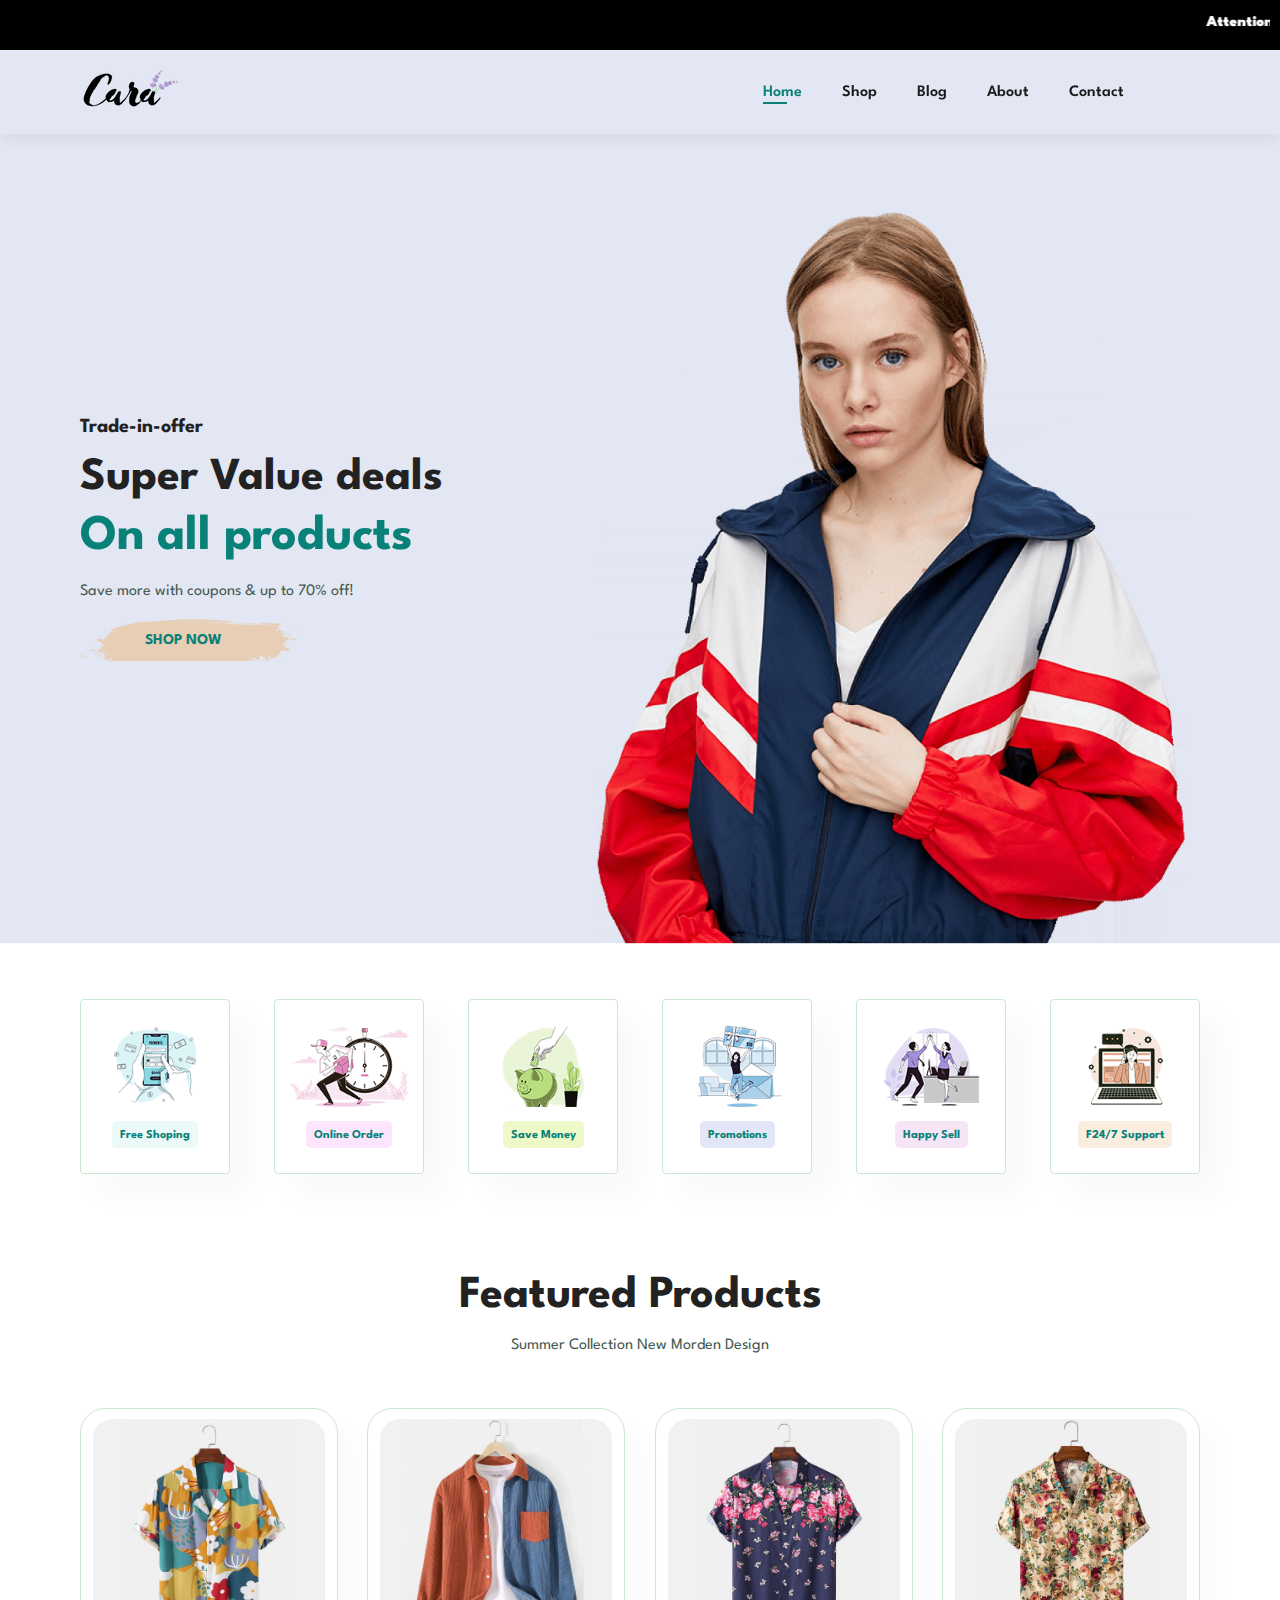
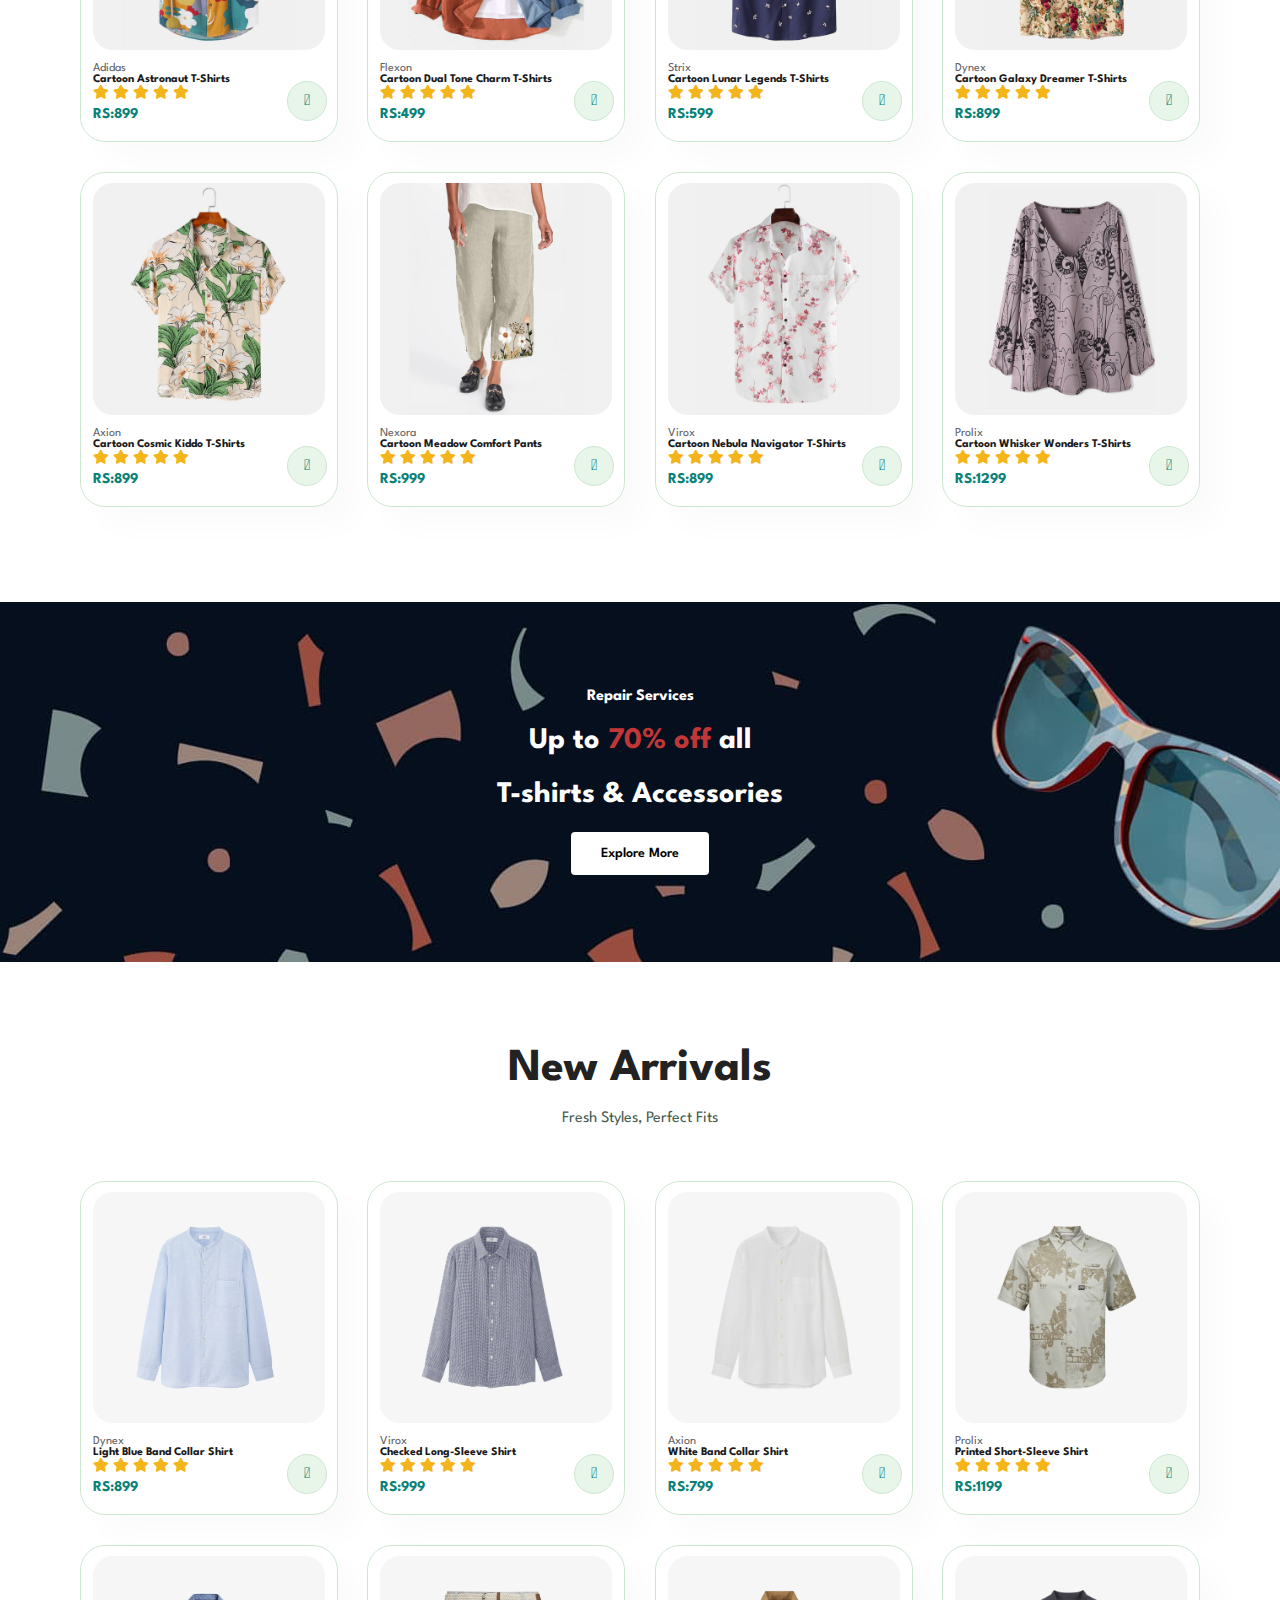
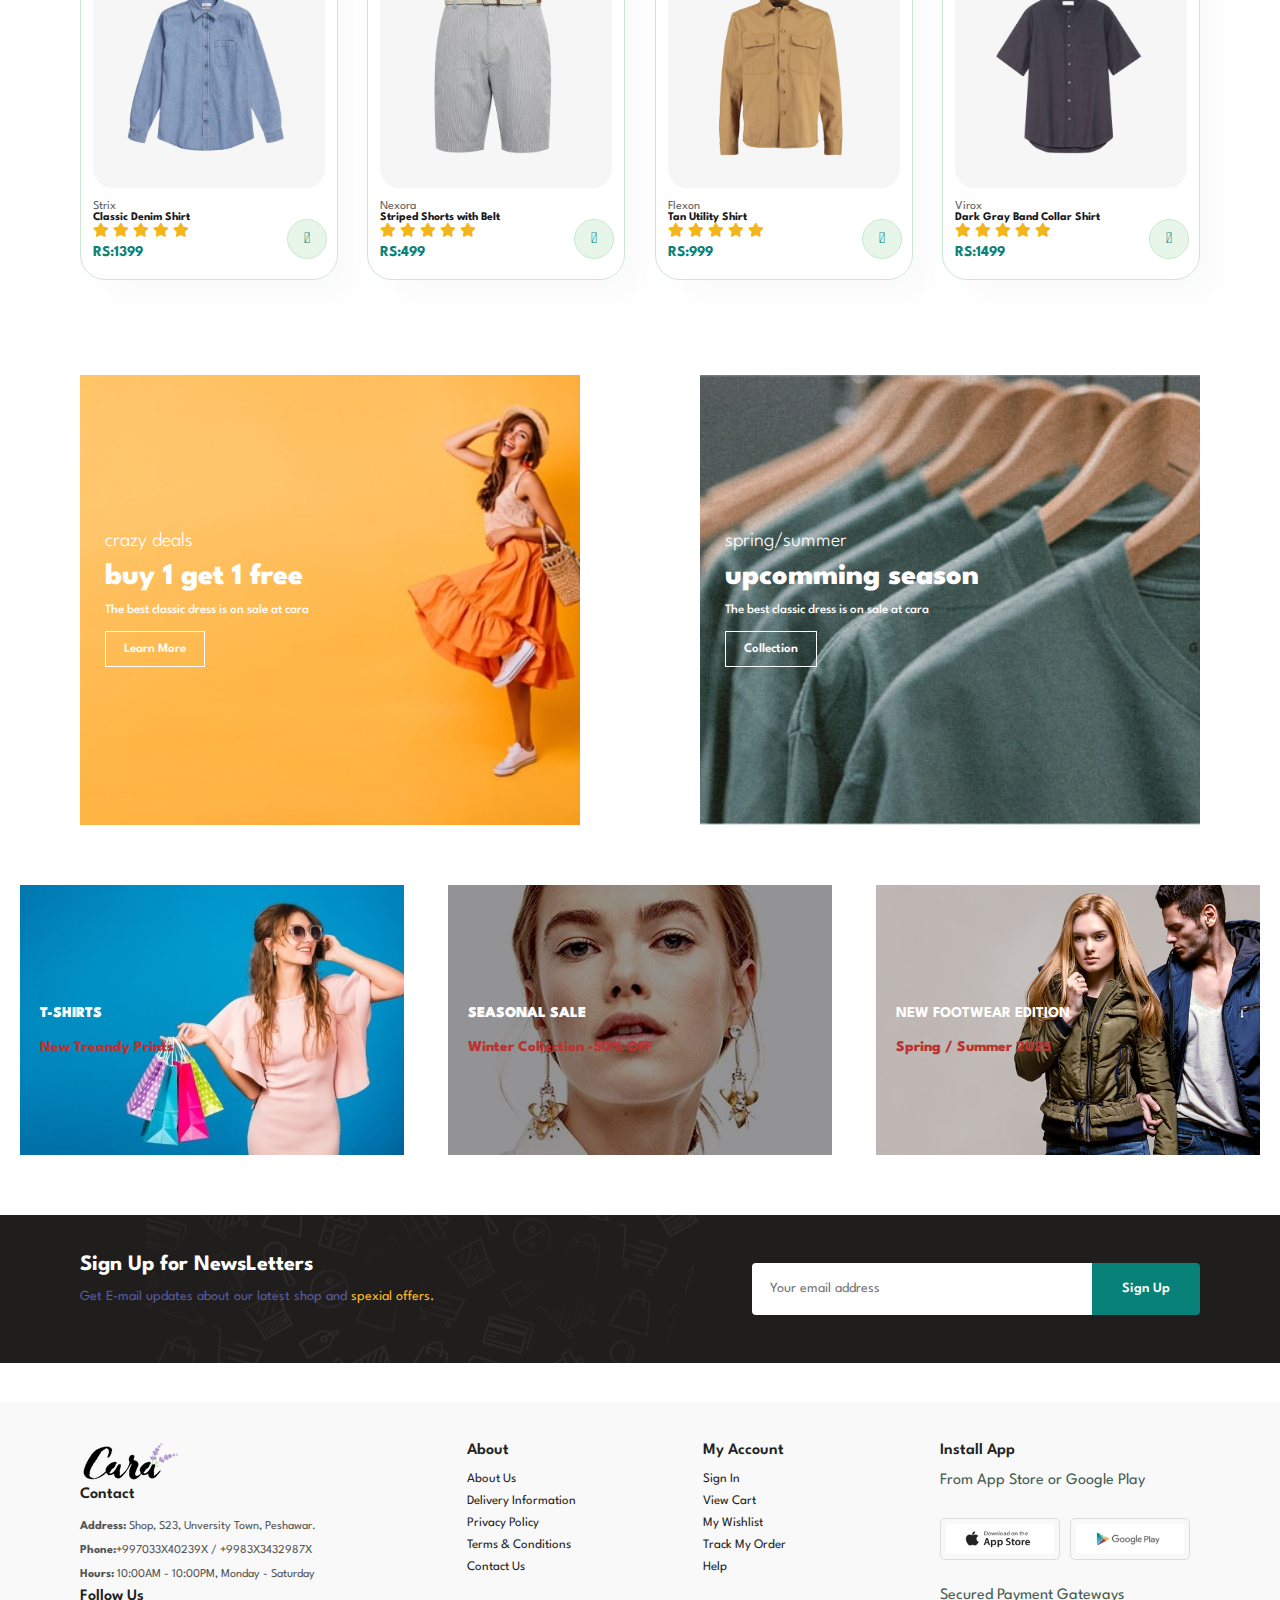
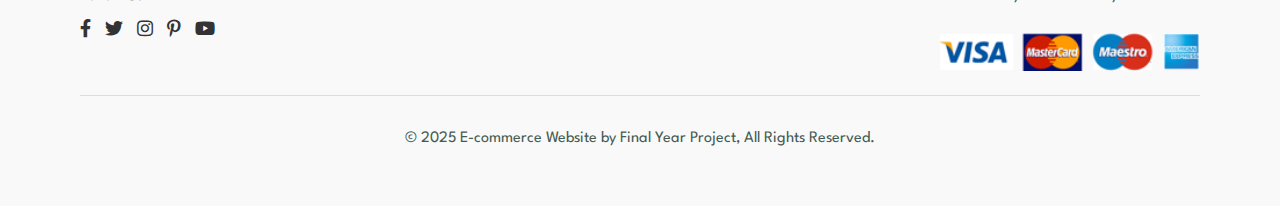
<file: index.html>
<!DOCTYPE html>
<html lang="en">

<head>
  <meta charset="UTF-8" />
  <meta http-equiv="X-UA-Compatible" content="IE=edge" />
  <meta name="viewport" content="width=device-width, initial-scale=1.0" />
  <title>Home</title>
  <link rel="stylesheet" href="https://pro.fontawesome.com/releases/v5.10.0/css/all.css" />

  <link rel="stylesheet" href="style.css" />
</head>

<body>



  <!-- navbar start -->

  <div class="marquee-container">

    <marquee behavior="scroll" direction="left">
      <strong>Attention Please:</strong> This website is a final year project created for educational purposes, and it
      is not affiliated with any existing brand, company, or organization, Thank You.
    </marquee>
    <!-- <marquee behavior="scroll" direction="left" class="marquee-2">
      Free &nbsp;Shipping on &nbsp;all &nbsp;orders &nbsp;above &nbsp;2000
      PKR. &nbsp;&nbsp;Shop &nbsp;Now&nbsp; and &nbsp;Save &nbsp;More!
      &nbsp;&nbsp;Limited &nbsp;Time &nbsp;Offer.
    </marquee> -->


  </div>
  <nav id="header">



    <a href="#"><img src="img/logo.png" class="logo" /></a>
    <div>
      <ul id="navbar">
        <li><a class="active" href="index.html">Home</a></li>
        <li><a href="shop.html">Shop</a></li>
        <li><a href="blog.html">Blog</a></li>
        <li><a href="about.html">About</a></li>
        <li><a href="contact.html">Contact</a></li>
        <li id="lg-bag"><a href="cart.html"> <span class="cart-counter">0</span><i class="far fa-shopping-bag"></i></a>
        </li>
        <a href="" id="close"><i class="far fa-times"></i></a>
      </ul>
    </div>
    <div id="mobile">
      <a href="cart.html" id="cart-counter-mobile"><span class="cart-counter">0</span><i
          class="far fa-shopping-bag"></i></a>
      <i id="bar" class="fas fa-outdent"></i>
    </div>
  </nav>

  <!-- hero section start -->

  <section id="hero">
    <h4>Trade-in-offer</h4>
    <h2>Super Value deals</h2>
    <h1>On all products</h1>
    <p>Save more with coupons & up to 70% off!</p>
    <button>SHOP NOW</button>
  </section>

  <!-- feature seciton -->

  <section class="section-p1" id="feature">
    <div class="fe-box">
      <img src="img/features/f1.png" alt="" />
      <h6>Free Shoping</h6>
    </div>

    <div class="fe-box">
      <img src="img/features/f2.png" alt="" />
      <h6>Online Order</h6>
    </div>

    <div class="fe-box">
      <img src="img/features/f3.png" alt="" />
      <h6>Save Money</h6>
    </div>

    <div class="fe-box">
      <img src="img/features/f4.png" alt="" />
      <h6>Promotions</h6>
    </div>

    <div class="fe-box">
      <img src="img/features/f5.png" alt="" />
      <h6>Happy Sell</h6>
    </div>

    <div class="fe-box">
      <img src="img/features/f6.png" alt="" />
      <h6>F24/7 Support</h6>
    </div>
  </section>

  <!-- products -->
  <section id="product1" class="section-p1">
    <h2>Featured Products</h2>
    <p>Summer Collection New Morden Design</p>
    <div class="pro-container">
      <div class="pro">
        <img src="img/products/f1.jpg" onclick="window.location.href='single-product1.html'" />
        <div class="description">
          <span class="barnd">Adidas</span>
          <h5>Cartoon Astronaut T-Shirts</h5>
          <div class="star">
            <i class="fas fa-star"></i>
            <i class="fas fa-star"></i>
            <i class="fas fa-star"></i>
            <i class="fas fa-star"></i>
            <i class="fas fa-star"></i>
          </div>
          <h4>RS:899</h4>
        </div>
        <a href="#"><i class="fal fa-shopping-cart cart"
            onclick="addToCart('Cartoon Astronaut T-Shirts', 899, 'img/products/f1.jpg')"></i></a>
      </div>









      <div class="pro">
        <img src="img/products/f6.jpg" alt="" />
        <div class="description">
          <span class="barnd">Flexon</span>
          <h5>Cartoon Dual Tone Charm T-Shirts</h5>
          <div class="star">
            <i class="fas fa-star"></i>
            <i class="fas fa-star"></i>
            <i class="fas fa-star"></i>
            <i class="fas fa-star"></i>
            <i class="fas fa-star"></i>
          </div>
          <h4>RS:499</h4>
        </div>
        <a href="#"><i class="fal fa-shopping-cart cart"
            onclick="addToCart('Cartoon Dual Tone Charm T-Shirts', 499, 'img/products/f6.jpg')"></i></a>
      </div>


      <div class="pro">
        <img src="img/products/f5.jpg" alt="" />
        <div class="description">
          <span class="barnd">Strix</span>
          <h5>Cartoon Lunar Legends T-Shirts</h5>
          <div class="star">
            <i class="fas fa-star"></i>
            <i class="fas fa-star"></i>
            <i class="fas fa-star"></i>
            <i class="fas fa-star"></i>
            <i class="fas fa-star"></i>
          </div>
          <h4>RS:599</h4>
        </div>
        <a href="#"><i class="fal fa-shopping-cart cart"
            onclick="addToCart('Cartoon Lunar Legends T-Shirts', 599, 'img/products/f5.jpg')"></i></a>
      </div>

      <div class="pro">
        <img src="img/products/f3.jpg" onclick="window.location.href='single-product2.html'">
        <div class="description">
          <span class="barnd">Dynex</span>
          <h5>Cartoon Galaxy Dreamer T-Shirts</h5>
          <div class="star">
            <i class="fas fa-star"></i>
            <i class="fas fa-star"></i>
            <i class="fas fa-star"></i>
            <i class="fas fa-star"></i>
            <i class="fas fa-star"></i>
          </div>
          <h4>RS:899</h4>
        </div>
        <a href="#"><i class="fal fa-shopping-cart cart"
            onclick="addToCart('Cartoon Galaxy Dreamer T-Shirts', 899, 'img/products/f3.jpg')"></i></a>
      </div>

      <div class="pro">
        <img src="img/products/f2.jpg" alt="" />
        <div class="description">
          <span class="barnd">Axion</span>
          <h5>Cartoon Cosmic Kiddo T-Shirts</h5>
          <div class="star">
            <i class="fas fa-star"></i>
            <i class="fas fa-star"></i>
            <i class="fas fa-star"></i>
            <i class="fas fa-star"></i>
            <i class="fas fa-star"></i>
          </div>
          <h4>RS:899</h4>
        </div>
        <a href="#"><i class="fal fa-shopping-cart cart"
            onclick="addToCart('Cartoon Cosmic Kiddo T-Shirts', 899, 'img/products/f2.jpg')"></i></a>
      </div>


      <div class="pro">
        <img src="img/products/f7.jpg" alt="" />
        <div class="description">
          <span class="barnd">Nexora</span>
          <h5>Cartoon Meadow Comfort Pants</h5>
          <div class="star">
            <i class="fas fa-star"></i>
            <i class="fas fa-star"></i>
            <i class="fas fa-star"></i>
            <i class="fas fa-star"></i>
            <i class="fas fa-star"></i>
          </div>
          <h4>RS:999</h4>
        </div>
        <a href="#"><i class="fal fa-shopping-cart cart"
            onclick="addToCart('Cartoon Meadow Comfort Pants', 999, 'img/products/f7.jpg')"></i></a>
      </div>

      <div class="pro">
        <img src="img/products/f4.jpg" alt="" />
        <div class="description">
          <span class="barnd">Virox</span>
          <h5>Cartoon Nebula Navigator T-Shirts</h5>
          <div class="star">
            <i class="fas fa-star"></i>
            <i class="fas fa-star"></i>
            <i class="fas fa-star"></i>
            <i class="fas fa-star"></i>
            <i class="fas fa-star"></i>
          </div>
          <h4>RS:899</h4>
        </div>
        <a href="#"><i class="fal fa-shopping-cart cart"
            onclick="addToCart('Cartoon Nebula Navigator T-Shirts', 899, 'img/products/f4.jpg')"></i></a>
      </div>

      <div class="pro">
        <img src="img/products/f8.jpg" alt="" />
        <div class="description">
          <span class="barnd">Prolix</span>
          <h5>Cartoon Whisker Wonders T-Shirts</h5>
          <div class="star">
            <i class="fas fa-star"></i>
            <i class="fas fa-star"></i>
            <i class="fas fa-star"></i>
            <i class="fas fa-star"></i>
            <i class="fas fa-star"></i>
          </div>
          <h4>RS:1299</h4>
        </div>
        <a href="#"><i class="fal fa-shopping-cart cart"
            onclick="addToCart('Cartoon Whisker Wonders T-Shirts', 1299, 'img/products/f8.jpg')"></i></a>
      </div>
    </div>
  </section>

  <!-- banner -->
  <section id="banner" class="section-m1">
    <h4>Repair Services</h4>
    <h2>Up to <span>70% off</span> all <br> T-shirts & Accessories</h2>
    <button class="normal">Explore More</button>
  </section>

  <!-- New arrivals -->
  <section id="product1" class="section-p1">
    <h2>New Arrivals</h2>
    <p>Fresh Styles, Perfect Fits</p>
    <div class="pro-container">
      <div class="pro">
        <img src="img/products/n1.jpg" alt="" />
        <div class="description">
          <span class="barnd">Dynex</span>
          <h5>Light Blue Band Collar Shirt</h5>
          <div class="star">
            <i class="fas fa-star"></i>
            <i class="fas fa-star"></i>
            <i class="fas fa-star"></i>
            <i class="fas fa-star"></i>
            <i class="fas fa-star"></i>
          </div>
          <h4>RS:899</h4>
        </div>
        <a href="#"><i class="fal fa-shopping-cart cart"
            onclick="addToCart('Light Blue Band Collar Shirt', 899, 'img/products/n1.jpg')"></i></a>
      </div>

      <div class="pro">
        <img src="img/products/n2.jpg" alt="" />
        <div class="description">
          <span class="barnd">Virox</span>
          <h5>Checked Long-Sleeve Shirt</h5>
          <div class="star">
            <i class="fas fa-star"></i>
            <i class="fas fa-star"></i>
            <i class="fas fa-star"></i>
            <i class="fas fa-star"></i>
            <i class="fas fa-star"></i>
          </div>
          <h4>RS:999</h4>
        </div>
        <a href="#"><i class="fal fa-shopping-cart cart"
            onclick="addToCart('Checked Long-Sleeve Shirt', 999, 'img/products/n2.jpg')"></i></a>
      </div>

      <div class="pro">
        <img src="img/products/n3.jpg" alt="" />
        <div class="description">
          <span class="barnd">Axion</span>
          <h5>White Band Collar Shirt</h5>
          <div class="star">
            <i class="fas fa-star"></i>
            <i class="fas fa-star"></i>
            <i class="fas fa-star"></i>
            <i class="fas fa-star"></i>
            <i class="fas fa-star"></i>
          </div>
          <h4>RS:799</h4>
        </div>
        <a href="#"><i class="fal fa-shopping-cart cart"
            onclick="addToCart('White Band Collar Shirt', 799, 'img/products/n3.jpg')"></i></a>
      </div>

      <div class="pro">
        <img src="img/products/n4.jpg" alt="" />
        <div class="description">
          <span class="barnd">Prolix</span>
          <h5>Printed Short-Sleeve Shirt</h5>
          <div class="star">
            <i class="fas fa-star"></i>
            <i class="fas fa-star"></i>
            <i class="fas fa-star"></i>
            <i class="fas fa-star"></i>
            <i class="fas fa-star"></i>
          </div>
          <h4>RS:1199</h4>
        </div>
        <a href="#"><i class="fal fa-shopping-cart cart"
            onclick="addToCart('Printed Short-Sleeve Shirt', 1199, 'img/products/n4.jpg')"></i></a>
      </div>

      <div class="pro">
        <img src="img/products/n5.jpg" alt="" />
        <div class="description">
          <span class="barnd">Strix</span>
          <h5>Classic Denim Shirt</h5>
          <div class="star">
            <i class="fas fa-star"></i>
            <i class="fas fa-star"></i>
            <i class="fas fa-star"></i>
            <i class="fas fa-star"></i>
            <i class="fas fa-star"></i>
          </div>
          <h4>RS:1399</h4>
        </div>
        <a href="#"><i class="fal fa-shopping-cart cart"
            onclick="addToCart('Classic Denim Shirt', 1399, 'img/products/n5.jpg')"></i></a>
      </div>

      <div class="pro">
        <img src="img/products/n6.jpg" alt="" />
        <div class="description">
          <span class="barnd">Nexora</span>
          <h5>Striped Shorts with Belt</h5>
          <div class="star">
            <i class="fas fa-star"></i>
            <i class="fas fa-star"></i>
            <i class="fas fa-star"></i>
            <i class="fas fa-star"></i>
            <i class="fas fa-star"></i>
          </div>
          <h4>RS:499</h4>
        </div>
        <a href="#"><i class="fal fa-shopping-cart cart"
            onclick="addToCart('Striped Shorts with Belt', 499, 'img/products/n6.jpg')"></i></a>
      </div>

      <div class="pro">
        <img src="img/products/n7.jpg" alt="" />
        <div class="description">
          <span class="barnd">Flexon</span>
          <h5>Tan Utility Shirt</h5>
          <div class="star">
            <i class="fas fa-star"></i>
            <i class="fas fa-star"></i>
            <i class="fas fa-star"></i>
            <i class="fas fa-star"></i>
            <i class="fas fa-star"></i>
          </div>
          <h4>RS:999</h4>
        </div>
        <a href="#"><i class="fal fa-shopping-cart cart"
            onclick="addToCart('Tan Utility Shirt', 999, 'img/products/n7.jpg')"></i></a>
      </div>

      <div class="pro">
        <img src="img/products/n8.jpg" alt="" />
        <div class="description">
          <span class="barnd">Virox</span>
          <h5>Dark Gray Band Collar Shirt</h5>
          <div class="star">
            <i class="fas fa-star"></i>
            <i class="fas fa-star"></i>
            <i class="fas fa-star"></i>
            <i class="fas fa-star"></i>
            <i class="fas fa-star"></i>
          </div>
          <h4>RS:1499</h4>
        </div>
        <a href="#"><i class="fal fa-shopping-cart cart"
            onclick="addToCart('Dark Gray Short-Sleeve Band Collar Shirt', 1499, 'img/products/n8.jpg')"></i></a>
      </div>
    </div>
  </section>

  <!-- two banner -->
  <section id="sm-banner" class="section-p1">
    <div class="banner-box">
      <h4>crazy deals</h4>
      <h2>buy 1 get 1 free</h2>
      <span>The best classic dress is on sale at cara</span>
      <button class="white">Learn More</button>
    </div>

    <div class="banner-box banner-box2">
      <h4>spring/summer</h4>
      <h2>upcomming season</h2>
      <span>The best classic dress is on sale at cara</span>
      <button class="white">Collection</button>
    </div>
  </section>

  <!-- three banner -->
  <section id="banner3">

    <div class="banner-box banner-box3">
      <h2>T-SHIRTS</h2>
      <h3>New Treandy Prints</h3>
    </div>
    <div class="banner-box">
      <h2>SEASONAL SALE</h2>
      <h3>Winter Collection -50% OFF</h3>
    </div>

    <div class="banner-box banner-box2">
      <h2 class="banner-box2-h2">
        NEW FOOTWEAR EDITION</h2>
      <h3>Spring / Summer 2025</h3>
    </div>


  </section>

  <!-- news letters -->

  <section id="newsletters" class="section-p1 section-m1">
    <div id="newstext">
      <h4>Sign Up for NewsLetters</h4>
      <p>
        Get E-mail updates about our latest shop and
        <span> spexial offers.</span>
      </p>
    </div>

    <div class="form">
      <input type="text" placeholder="Your email address" />
      <button class="normal">Sign Up</button>
    </div>
  </section>


  <!-- footer -->
  <footer class="section-p1">
    <!-- Left Section -->
    <div class="left-section">
      <a href="#"><img src="img/logo.png" alt="Logo"></a>
      <h4 class="contact">Contact</h4>
      <p><strong>Address:</strong> <span>Shop, S23, Unversity Town, Peshawar.</span></p>
      <p><strong>Phone:</strong>+997033X40239X / +9983X3432987X</p>
      <p><strong>Hours:</strong> <span></span>10:00AM - 10:00PM, Monday - Saturday</p>
      <div class="follow">
        <h4>Follow Us</h4>
        <div>
          <i class="fab fa-facebook-f"></i>
          <i class="fab fa-twitter"></i>
          <i class="fab fa-instagram"></i>
          <i class="fab fa-pinterest-p"></i>
          <i class="fab fa-youtube"></i>
        </div>
      </div>
    </div>

    <!-- Right Section -->
    <div class="right-section">
      <div class="col">
        <h4>About</h4>
        <a href="#">About Us</a>
        <a href="#">Delivery Information</a>
        <a href="#">Privacy Policy</a>
        <a href="#">Terms & Conditions</a>
        <a href="#">Contact Us</a>
      </div>

      <div class="col">
        <h4>My Account</h4>
        <a href="#">Sign In</a>
        <a href="#">View Cart</a>
        <a href="#">My Wishlist</a>
        <a href="#">Track My Order</a>
        <a href="#">Help</a>
      </div>

      <div class="colinstall">
        <h4>Install App</h4>
        <p>From App Store or Google Play</p>
        <div class="row">
          <a href="#" class="white"><img src="img/pay/app.jpg" alt=""></a>
          <a href="#"><img src="img/pay/play.jpg" alt=""></a>
        </div>
        <p>Secured Payment Gateways</p>
        <img src="img/pay/pay.png" alt="">
      </div>
    </div>

    <!-- Copyright -->
    <div class="copyright">
      <p>&copy; 2025 E-commerce Website by Final Year Project, All Rights Reserved.</p>
    </div>
  </footer>




  <script src="script.js"></script>
</body>

</html>
</file>
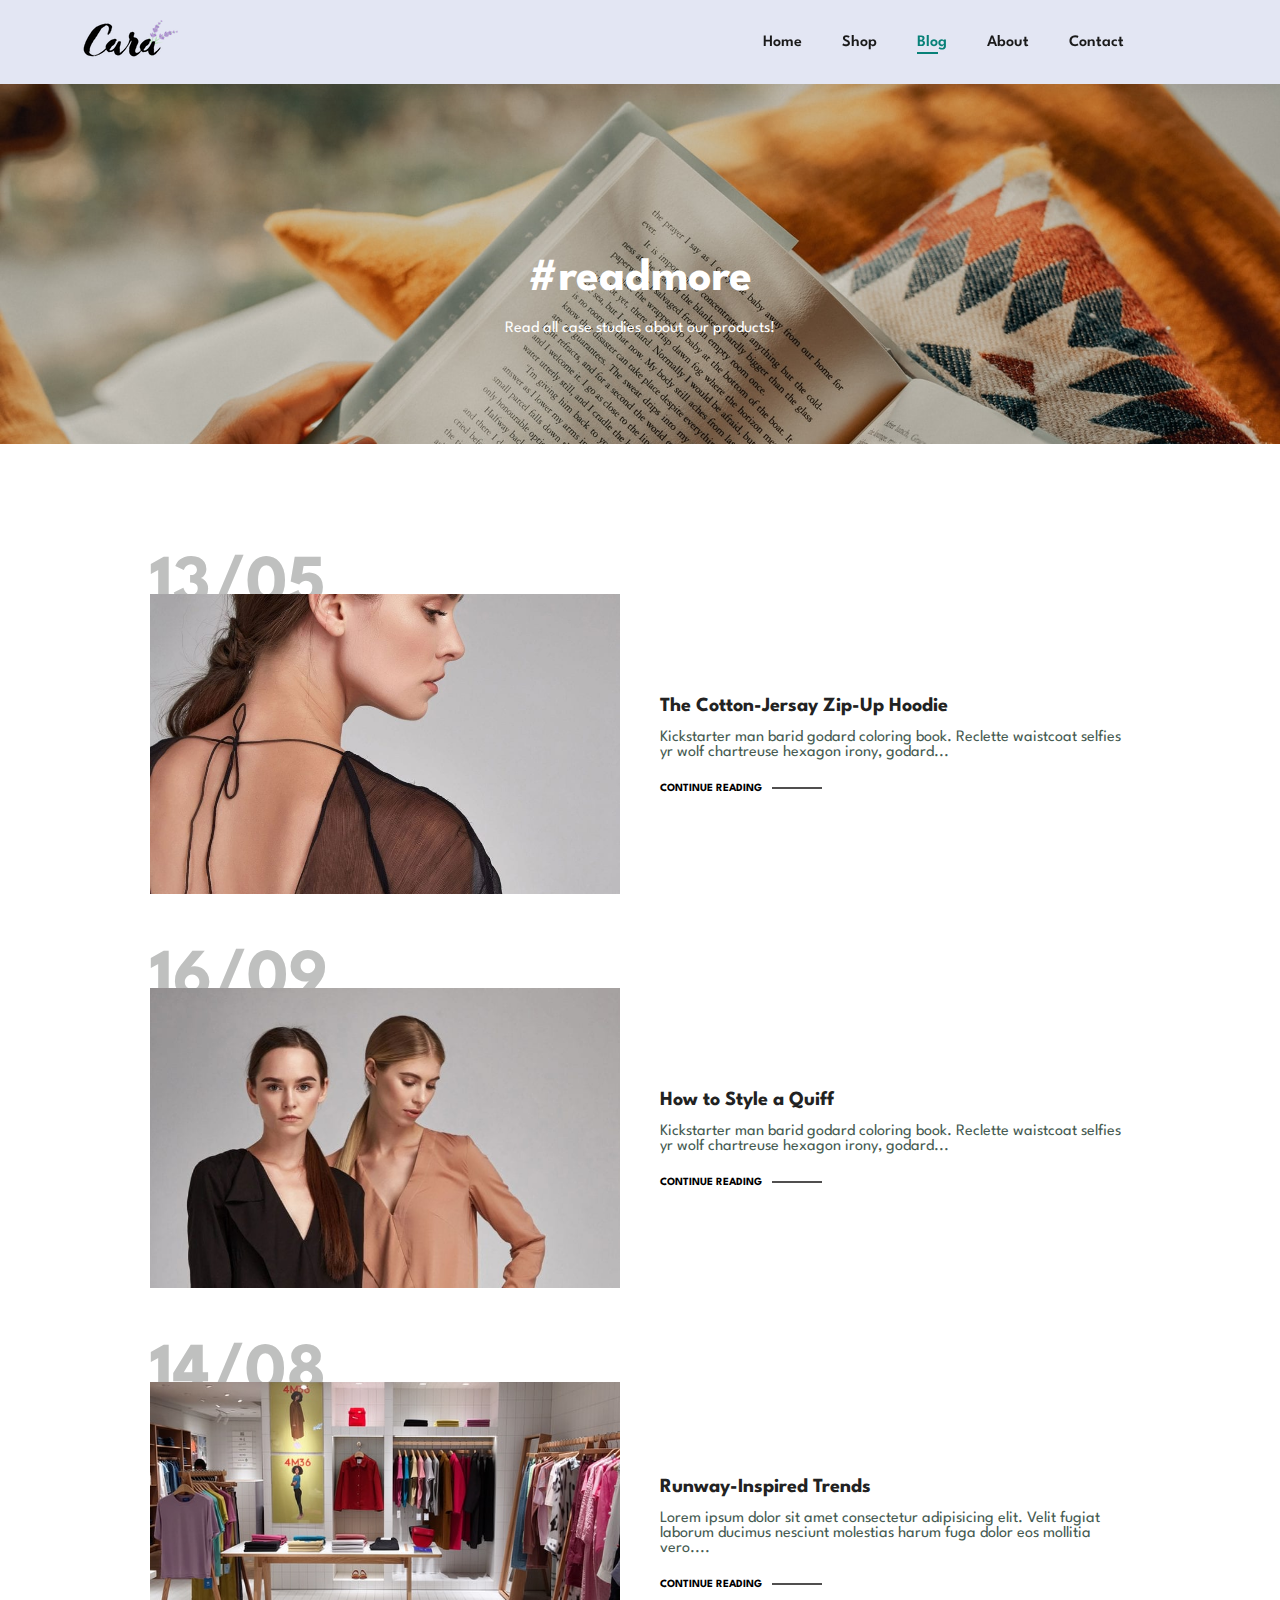
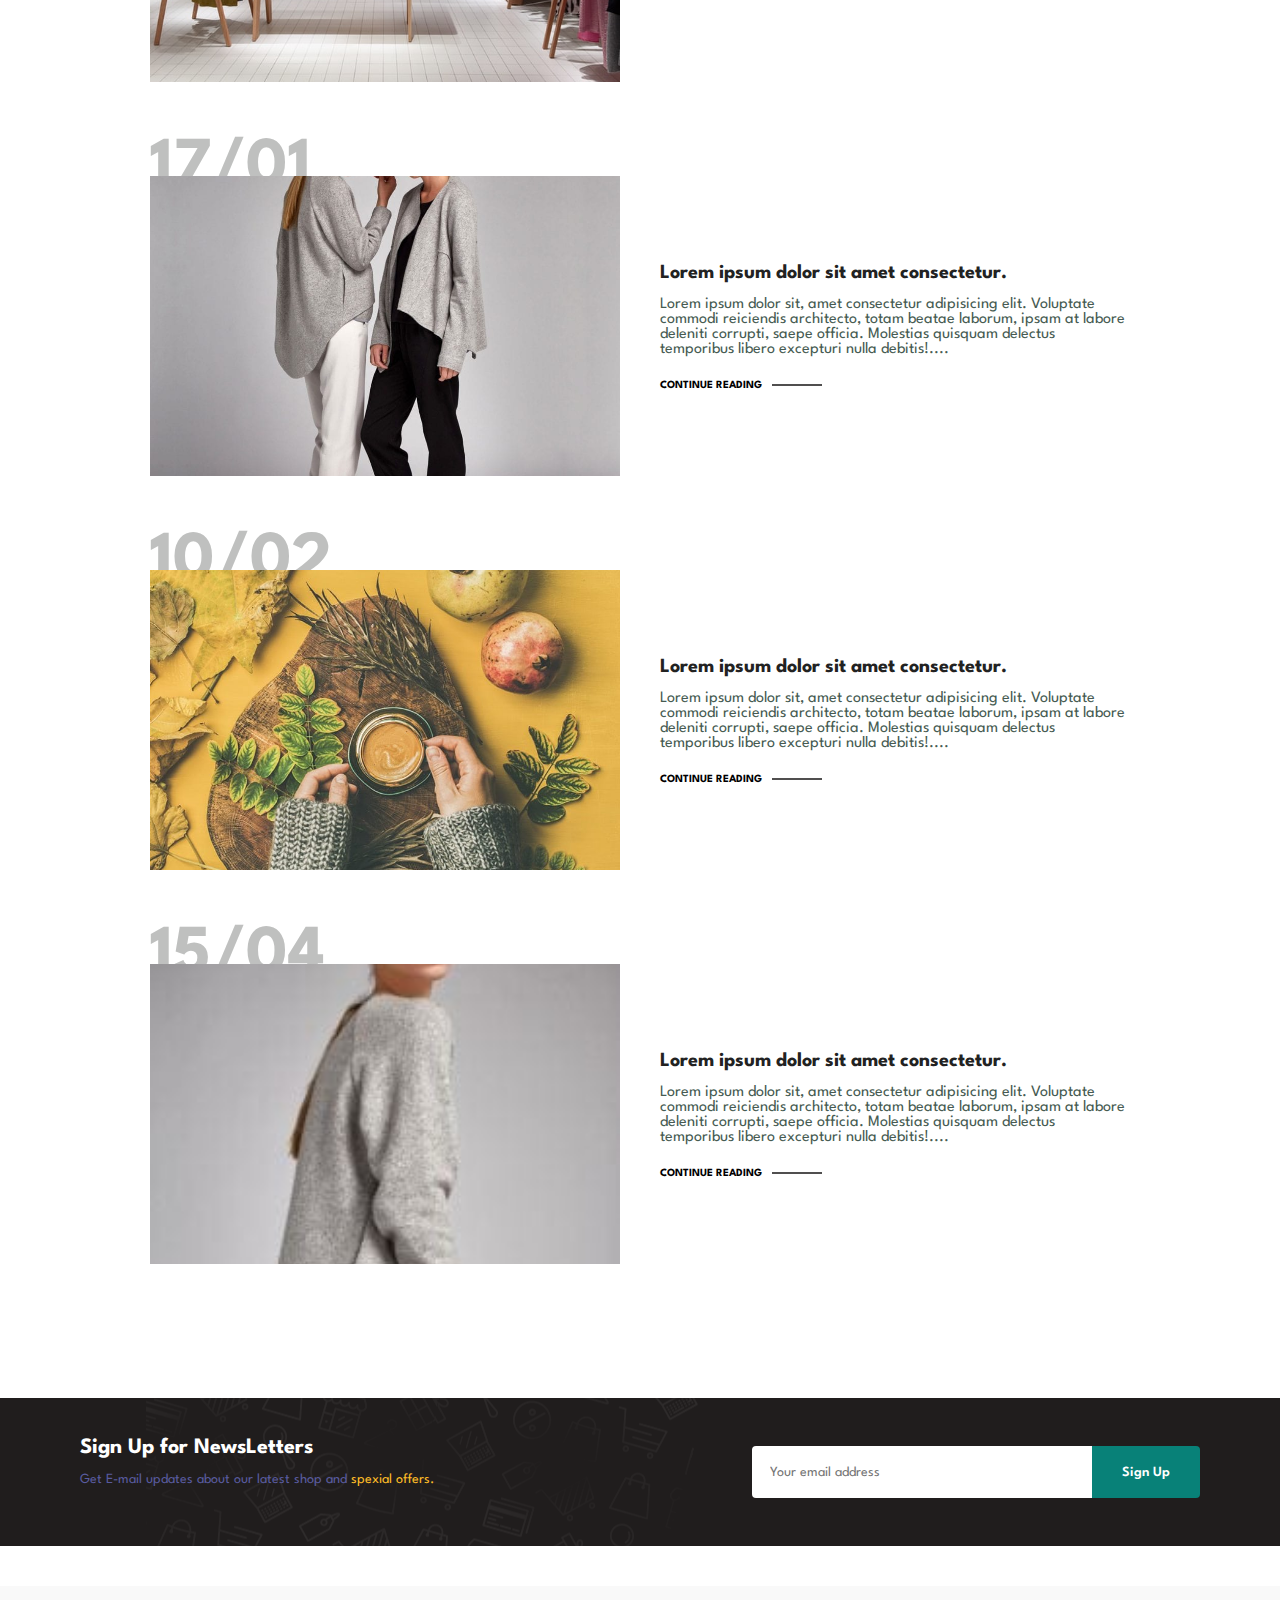
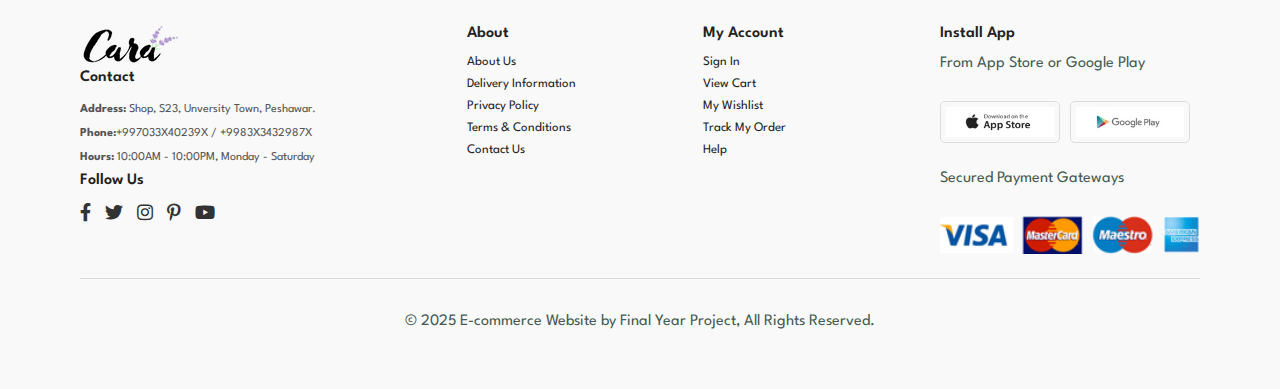
<file: blog.html>
<!DOCTYPE html>
<html lang="en">

<head>
  <meta charset="UTF-8" />
  <meta http-equiv="X-UA-Compatible" content="IE=edge" />
  <meta name="viewport" content="width=device-width, initial-scale=1.0" />
  <title>Blog</title>
  <link rel="stylesheet" href="https://pro.fontawesome.com/releases/v5.10.0/css/all.css" />

  <link rel="stylesheet" href="style.css" />
</head>

<body>


  <!-- navbar start -->
  <nav id="header">
    <a href="#"><img src="img/logo.png" class="logo" /></a>
    <div>
      <ul id="navbar">
        <li><a href="index.html">Home</a></li>
        <li><a href="shop.html">Shop</a></li>
        <li><a class="active" href="blog.html">Blog</a></li>
        <li><a href="about.html">About</a></li>
        <li><a href="contact.html">Contact</a></li>
        <li id="lg-bag"><a href="cart.html"> <span class="cart-counter">0</span><i class="far fa-shopping-bag"></i></a>
        </li>
        <a href="" id="close"><i class="far fa-times"></i></a>
      </ul>
    </div>
    <div id="mobile">
      <a href="cart.html" id="cart-counter-mobile"><span class="cart-counter">0</span><i
          class="far fa-shopping-bag"></i></a>
      <i id="bar" class="fas fa-outdent"></i>
    </div>
  </nav>



  <!-- hero section start -->

  <section id="page-header" class="blog-header">

    <h2>#readmore</h2>
    <p>Read all case studies about our products!</p>

  </section>

  <!-- blog -->
  <section id="blog">
    <div class="blog-box">
      <div class="blog-img">
        <img src="img/blog/b1.jpg" alt="">
      </div>
      <div class="blog-details">
        <h4>The Cotton-Jersay Zip-Up Hoodie</h4>
        <p>Kickstarter man barid godard coloring book. Reclette waistcoat selfies yr wolf chartreuse hexagon irony,
          godard...</p>
        <a href="">CONTINUE READING</a>
      </div>
      <h1>13/05</h1>
    </div>

    <div class="blog-box">
      <div class="blog-img">
        <img src="img/blog/b2.jpg" alt="">
      </div>
      <div class="blog-details">
        <h4>How to Style a Quiff</h4>
        <p>Kickstarter man barid godard coloring book. Reclette waistcoat selfies yr wolf chartreuse hexagon irony,
          godard...</p>
        <a href="">CONTINUE READING</a>
      </div>
      <h1>16/09</h1>
    </div>

    <div class="blog-box">
      <div class="blog-img">
        <img src="img/blog/b3.jpg" alt="">
      </div>
      <div class="blog-details">
        <h4>Runway-Inspired Trends</h4>
        <p>Lorem ipsum dolor sit amet consectetur adipisicing elit. Velit fugiat laborum ducimus nesciunt molestias
          harum fuga dolor eos mollitia vero....</p>
        <a href="">CONTINUE READING</a>
      </div>
      <h1>14/08</h1>
    </div>

    <div class="blog-box">
      <div class="blog-img">
        <img src="img/blog/b4.jpg" alt="">
      </div>
      <div class="blog-details">
        <h4>Lorem ipsum dolor sit amet consectetur.</h4>
        <p>Lorem ipsum dolor sit, amet consectetur adipisicing elit. Voluptate commodi reiciendis architecto, totam
          beatae laborum, ipsam at labore deleniti corrupti, saepe officia. Molestias quisquam delectus temporibus
          libero excepturi nulla debitis!....</p>
        <a href="">CONTINUE READING</a>
      </div>
      <h1>17/01</h1>
    </div>

    <div class="blog-box">
      <div class="blog-img">
        <img src="img/blog/b6.jpg" alt="">
      </div>
      <div class="blog-details">
        <h4>Lorem ipsum dolor sit amet consectetur.</h4>
        <p>Lorem ipsum dolor sit, amet consectetur adipisicing elit. Voluptate commodi reiciendis architecto, totam
          beatae laborum, ipsam at labore deleniti corrupti, saepe officia. Molestias quisquam delectus temporibus
          libero excepturi nulla debitis!....</p>
        <a href="">CONTINUE READING</a>
      </div>
      <h1>10/02</h1>
    </div>

    <div class="blog-box">
      <div class="blog-img">
        <img src="img/blog/b5.jpg" alt="">
      </div>
      <div class="blog-details">
        <h4>Lorem ipsum dolor sit amet consectetur.</h4>
        <p>Lorem ipsum dolor sit, amet consectetur adipisicing elit. Voluptate commodi reiciendis architecto, totam
          beatae laborum, ipsam at labore deleniti corrupti, saepe officia. Molestias quisquam delectus temporibus
          libero excepturi nulla debitis!....</p>
        <a href="">CONTINUE READING</a>
      </div>
      <h1>15/04</h1>
    </div>
  </section>








  <!-- news letters -->

  <section id="newsletters" class="section-p1 section-m1">
    <div id="newstext">
      <h4>Sign Up for NewsLetters</h4>
      <p>
        Get E-mail updates about our latest shop and
        <span> spexial offers.</span>
      </p>
    </div>

    <div class="form">
      <input type="text" placeholder="Your email address" />
      <button class="normal">Sign Up</button>
    </div>
  </section>


  <!-- footer -->
  <footer class="section-p1">
    <!-- Left Section -->
    <div class="left-section">
      <a href="#"><img src="img/logo.png" alt="Logo"></a>
      <h4 class="contact">Contact</h4>
      <p><strong>Address:</strong> <span>Shop, S23, Unversity Town, Peshawar.</span></p>
      <p><strong>Phone:</strong>+997033X40239X / +9983X3432987X</p>
      <p><strong>Hours:</strong> <span>10:00AM - 10:00PM, Monday - Saturday</span></p>
      <div class="follow">
        <h4>Follow Us</h4>
        <div>
          <i class="fab fa-facebook-f"></i>
          <i class="fab fa-twitter"></i>
          <i class="fab fa-instagram"></i>
          <i class="fab fa-pinterest-p"></i>
          <i class="fab fa-youtube"></i>
        </div>
      </div>
    </div>

    <!-- Right Section -->
    <div class="right-section">
      <div class="col">
        <h4>About</h4>
        <a href="#">About Us</a>
        <a href="#">Delivery Information</a>
        <a href="#">Privacy Policy</a>
        <a href="#">Terms & Conditions</a>
        <a href="#">Contact Us</a>
      </div>

      <div class="col">
        <h4>My Account</h4>
        <a href="#">Sign In</a>
        <a href="#">View Cart</a>
        <a href="#">My Wishlist</a>
        <a href="#">Track My Order</a>
        <a href="#">Help</a>
      </div>

      <div class="colinstall">
        <h4>Install App</h4>
        <p>From App Store or Google Play</p>
        <div class="row">
          <a href="#" class="white"><img src="img/pay/app.jpg" alt=""></a>
          <a href="#"><img src="img/pay/play.jpg" alt=""></a>
        </div>
        <p>Secured Payment Gateways</p>
        <img src="img/pay/pay.png" alt="">
      </div>
    </div>

    <!-- Copyright -->
    <div class="copyright">
      <p>&copy; 2025 E-commerce Website by Final Year Project, All Rights Reserved.</p>
    </div>
  </footer>




  <script src="script.js"></script>
</body>

</html>
</file>
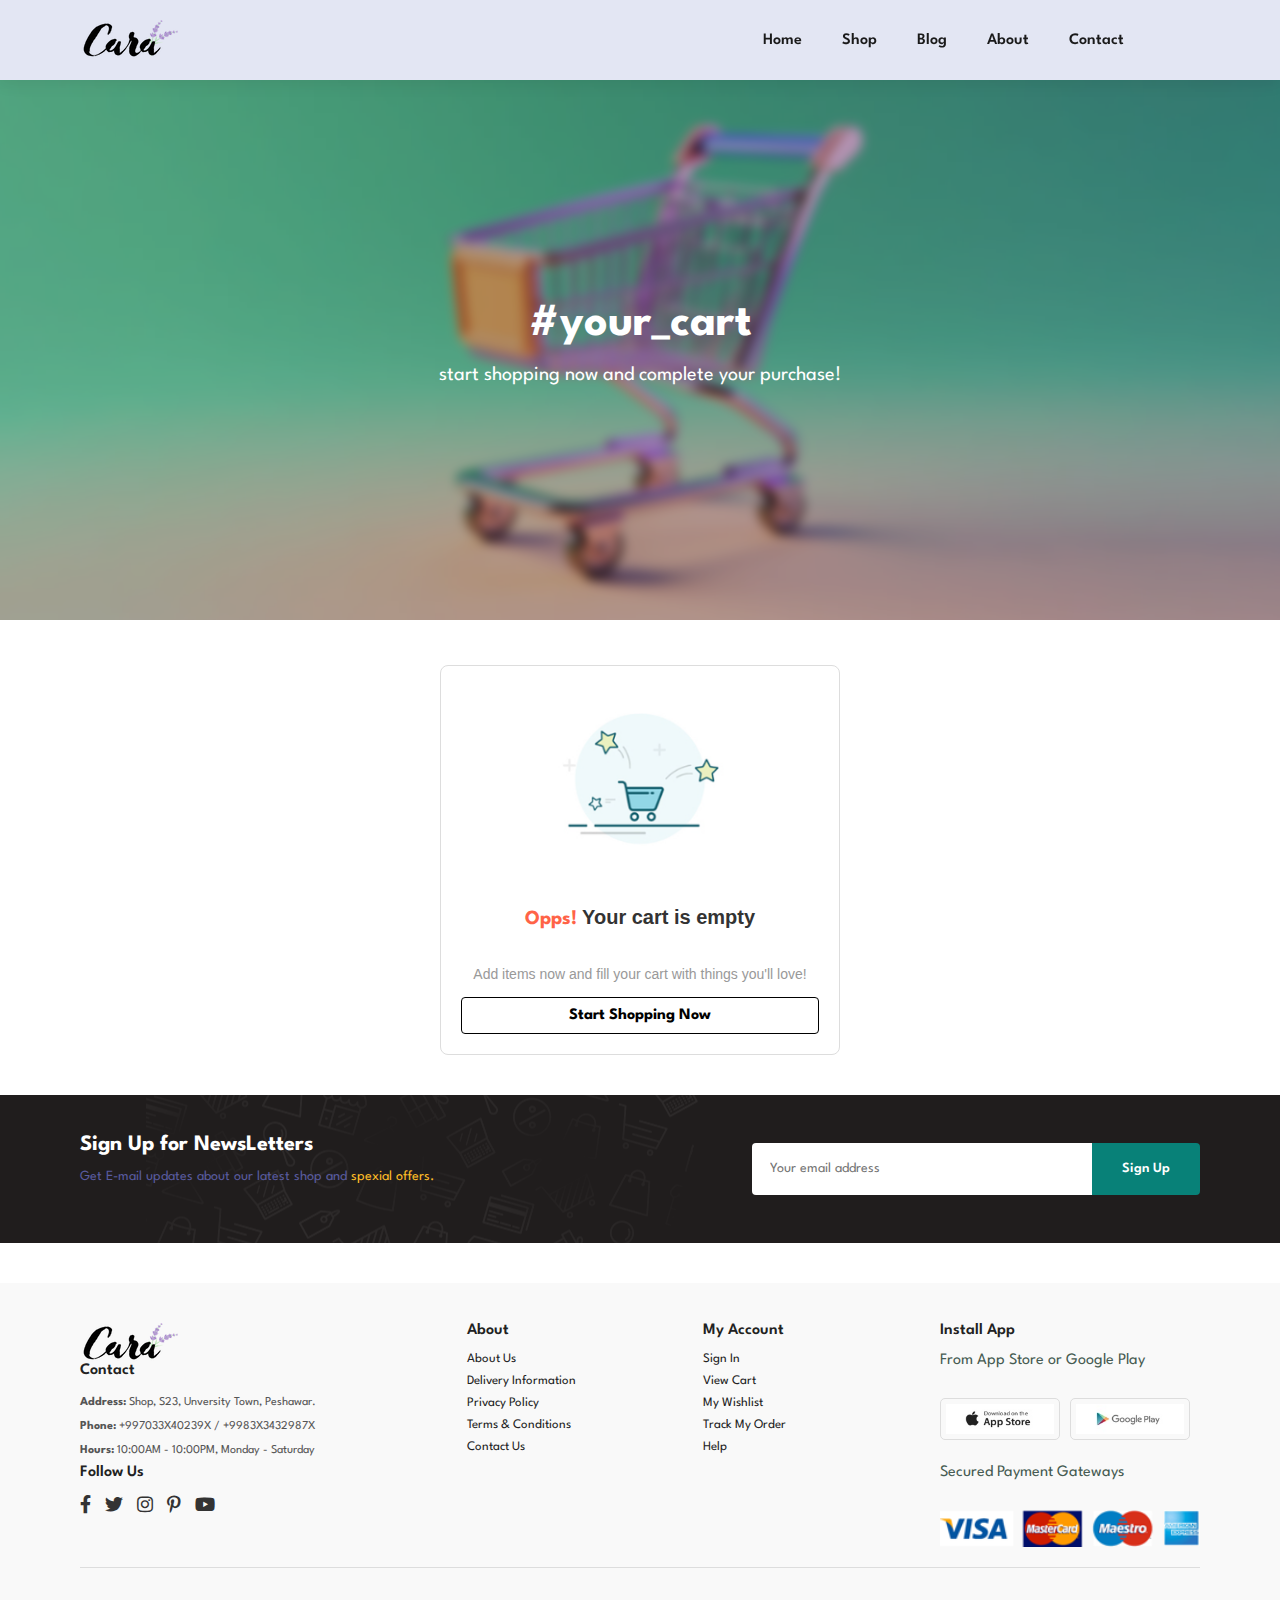
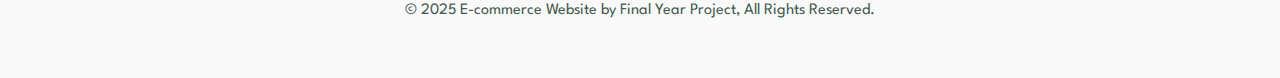
<file: cart.html>
<html lang="en">

<head>
  <meta charset="UTF-8" />
  <meta http-equiv="X-UA-Compatible" content="IE=edge" />
  <meta name="viewport" content="width=device-width, initial-scale=1.0" />
  <title>Cart</title>
  <link rel="stylesheet" href="https://pro.fontawesome.com/releases/v5.10.0/css/all.css" />

  <link rel="stylesheet" href="style.css" />
</head>


<body>


  <!-- navbar start -->
  <nav id="header">
    <a href="#"><img src="img/logo.png" class="logo" /></a>
    <div>
      <ul id="navbar">
        <li><a href="index.html">Home</a></li>
        <li><a href="shop.html">Shop</a></li>
        <li><a href="blog.html">Blog</a></li>
        <li><a href="about.html">About</a></li>
        <li><a href="contact.html">Contact</a></li>
        <li id="lg-bag"><a href="cart.html"> <span class="cart-counter">0</span><i class="far fa-shopping-bag"></i></a>
        </li>
        <a href="" id="close"><i class="far fa-times"></i></a>
      </ul>
    </div>
    <div id="mobile">
      <a href="cart.html" id="cart-counter-mobile"><span class="cart-counter">0</span><i
          class="far fa-shopping-bag"></i></a>
      <i id="bar" class="fas fa-outdent"></i>
    </div>
  </nav>

  <!-- hero section start -->

  <section class="cart-head-header">

    <h2>#your_cart</h2>
    <p id="page-header-p">start shopping now and complete your purchase!</p>

  </section>




  <!-- cart section -->


  <main id="cart-main">


    <div id="empty-message"></div>
    <div id="cart-items"></div>
    <div id="total"></div>




  </main>






  <!-- news letters -->
  <section id="newsletters" class="section-p1 section-m1">
    <div id="newstext">
      <h4>Sign Up for NewsLetters</h4>
      <p>
        Get E-mail updates about our latest shop and
        <span> spexial offers.</span>
      </p>
    </div>

    <div class="form">
      <input type="text" placeholder="Your email address" />
      <button class="normal">Sign Up</button>
    </div>
  </section>

  <!-- footer -->
  <footer class="section-p1">
    <!-- Left Section -->
    <div class="left-section">
      <a href="#"><img src="img/logo.png" alt="Logo"></a>
      <h4 class="contact">Contact</h4>
      <p><strong>Address:</strong> <span>Shop, S23, Unversity Town, Peshawar.</span></p>
      <p><strong>Phone:</strong> +997033X40239X / +9983X3432987X</p>
      <p><strong>Hours:</strong> <span>10:00AM - 10:00PM, Monday - Saturday</span></p>
      <div class="follow">
        <h4>Follow Us</h4>
        <div>
          <i class="fab fa-facebook-f"></i>
          <i class="fab fa-twitter"></i>
          <i class="fab fa-instagram"></i>
          <i class="fab fa-pinterest-p"></i>
          <i class="fab fa-youtube"></i>
        </div>
      </div>
    </div>

    <!-- Right Section -->
    <div class="right-section">
      <div class="col">
        <h4>About</h4>
        <a href="#">About Us</a>
        <a href="#">Delivery Information</a>
        <a href="#">Privacy Policy</a>
        <a href="#">Terms & Conditions</a>
        <a href="#">Contact Us</a>
      </div>

      <div class="col">
        <h4>My Account</h4>
        <a href="#">Sign In</a>
        <a href="#">View Cart</a>
        <a href="#">My Wishlist</a>
        <a href="#">Track My Order</a>
        <a href="#">Help</a>
      </div>

      <div class="colinstall">
        <h4>Install App</h4>
        <p>From App Store or Google Play</p>
        <div class="row">
          <a href="#" class="white"><img src="img/pay/app.jpg" alt=""></a>
          <a href="#"><img src="img/pay/play.jpg" alt=""></a>
        </div>
        <p>Secured Payment Gateways</p>
        <img src="img/pay/pay.png" alt="">
      </div>
    </div>

    <!-- Copyright -->
    <div class="copyright">
      <p>&copy; 2025 E-commerce Website by Final Year Project, All Rights Reserved.</p>
    </div>
  </footer>




  <script src="script.js"></script>
</body>



</html>
</file>
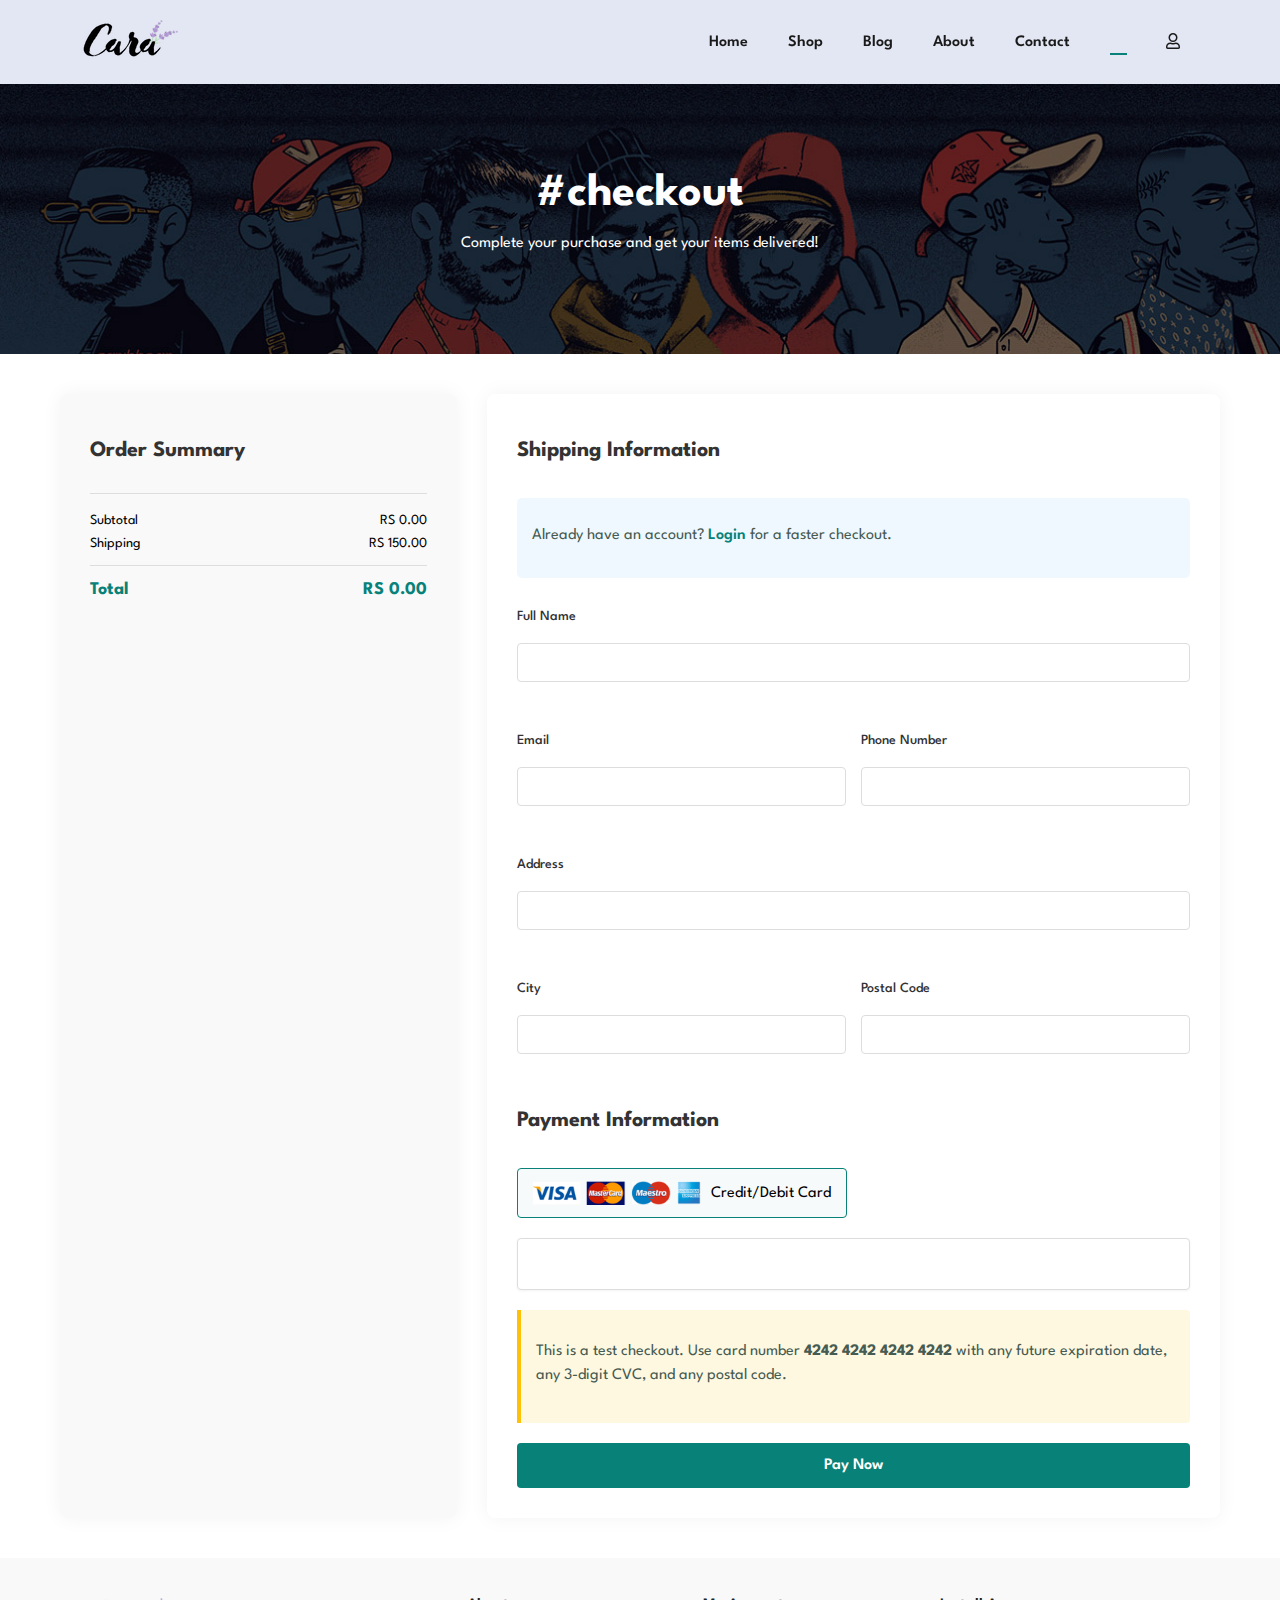
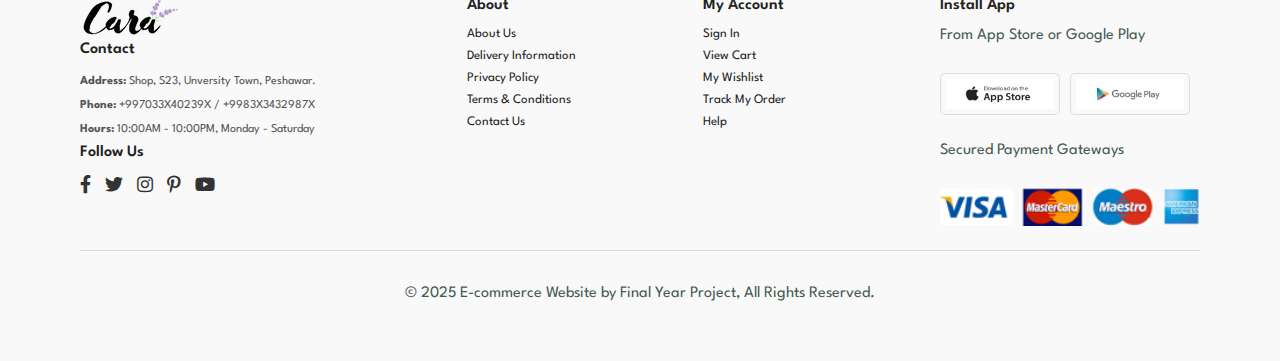
<file: checkout.html>
<!DOCTYPE html>
<html lang="en">

<head>
  <meta charset="UTF-8" />
  <meta http-equiv="X-UA-Compatible" content="IE=edge" />
  <meta name="viewport" content="width=device-width, initial-scale=1.0" />
  <title>Checkout</title>
  <link rel="stylesheet" href="https://pro.fontawesome.com/releases/v5.10.0/css/all.css" />
  <link rel="stylesheet" href="style.css" />
  <link rel="stylesheet" href="auth.css" />
  <link rel="stylesheet" href="checkout.css" />
  <script src="https://js.stripe.com/v3/"></script>
</head>

<body>
  <!-- navbar start -->
  <nav id="header">
    <a href="#"><img src="img/logo.png" class="logo" /></a>
    <div>
      <ul id="navbar">
        <li><a href="index.html">Home</a></li>
        <li><a href="shop.html">Shop</a></li>
        <li><a href="blog.html">Blog</a></li>
        <li><a href="about.html">About</a></li>
        <li><a href="contact.html">Contact</a></li>
        <li id="lg-bag"><a class="active" href="cart.html"> <span class="cart-counter">0</span><i class="far fa-shopping-bag"></i></a></li>
        <li id="account-nav"><a href="login.html"><i class="far fa-user"></i></a></li>
        <a href="" id="close"><i class="far fa-times"></i></a>
      </ul>
    </div>
    <div id="mobile">
      <a href="cart.html" id="cart-counter-mobile"><span class="cart-counter">0</span><i class="far fa-shopping-bag"></i></a>
      <i id="bar" class="fas fa-outdent"></i>
    </div>
  </nav>

  <!-- Page Header -->
  <section class="checkout-header">
    <h2>#checkout</h2>
    <p>Complete your purchase and get your items delivered!</p>
  </section>

  <section class="checkout-container">
    <div class="checkout-layout">
      <!-- Order Summary -->
      <div class="order-summary">
        <h2>Order Summary</h2>
        <div id="checkout-items">
          <!-- Items will be populated by JavaScript -->
        </div>
        <div class="summary-totals">
          <div class="summary-row">
            <span>Subtotal</span>
            <span id="checkout-subtotal">RS 0.00</span>
          </div>
          <div class="summary-row">
            <span>Shipping</span>
            <span id="checkout-shipping">RS 150.00</span>
          </div>
          <div class="summary-row total">
            <span>Total</span>
            <span id="checkout-total">RS 0.00</span>
          </div>
        </div>
      </div>

      <!-- Checkout Form -->
      <div class="checkout-form">
        <h2>Shipping Information</h2>
        
        <!-- Login reminder for guests -->
        <div id="login-reminder" class="login-reminder">
          <p>Already have an account? <a href="login.html">Login</a> for a faster checkout.</p>
        </div>
        
        <form id="shipping-form">
          <div class="form-row">
            <div class="form-group">
              <label for="fullName">Full Name</label>
              <input type="text" id="fullName" required>
            </div>
          </div>
          
          <div class="form-row">
            <div class="form-group">
              <label for="email">Email</label>
              <input type="email" id="email" required>
            </div>
            <div class="form-group">
              <label for="phone">Phone Number</label>
              <input type="tel" id="phone" required>
            </div>
          </div>
          
          <div class="form-row">
            <div class="form-group">
              <label for="address">Address</label>
              <input type="text" id="address" required>
            </div>
          </div>
          
          <div class="form-row">
            <div class="form-group">
              <label for="city">City</label>
              <input type="text" id="city" required>
            </div>
            <div class="form-group">
              <label for="postalCode">Postal Code</label>
              <input type="text" id="postalCode" required>
            </div>
          </div>
          
          <h2>Payment Information</h2>
          <div class="payment-info">
            <div class="payment-methods">
              <div class="payment-method active">
                <img src="img/pay/pay.png" alt="Credit Cards">
                <span>Credit/Debit Card</span>
              </div>
            </div>
            
            <div class="card-element-container">
              <div id="card-element">
                <!-- Stripe Card Element will be inserted here -->
              </div>
              <div id="card-errors" class="error-message" role="alert"></div>
            </div>
            
            <div class="test-card-info">
              <p>This is a test checkout. Use card number <strong>4242 4242 4242 4242</strong> with any future expiration date, any 3-digit CVC, and any postal code.</p>
            </div>
          </div>
          
          <button type="submit" id="submit-button" class="checkout-button">
            <span id="button-text">Pay Now</span>
            <div id="spinner" class="spinner hidden"></div>
          </button>
        </form>
      </div>
    </div>
  </section>

  <!-- Payment Success Modal -->
  <div id="success-modal" class="modal">
    <div class="modal-content">
      <div class="modal-header">
        <span class="close" id="close-modal">&times;</span>
        <h2>Payment Successful!</h2>
      </div>
      <div class="modal-body">
        <div class="success-icon">
          <i class="fas fa-check-circle"></i>
        </div>
        <p>Your order has been placed successfully.</p>
        <p>Order Number: <span id="order-number"></span></p>
        <div class="modal-actions">
          <a href="shop.html" class="continue-shopping">Continue Shopping</a>
        </div>
      </div>
    </div>
  </div>

  <!-- footer -->
  <footer class="section-p1">
    <!-- Left Section -->
    <div class="left-section">
      <a href="#"><img src="img/logo.png" alt="Logo"></a>
      <h4 class="contact">Contact</h4>
      <p><strong>Address:</strong> <span>Shop, S23, Unversity Town, Peshawar.</span></p>
      <p><strong>Phone:</strong> +997033X40239X / +9983X3432987X</p>
      <p><strong>Hours:</strong> <span>10:00AM - 10:00PM, Monday - Saturday</span></p>
      <div class="follow">
        <h4>Follow Us</h4>
        <div>
          <i class="fab fa-facebook-f"></i>
          <i class="fab fa-twitter"></i>
          <i class="fab fa-instagram"></i>
          <i class="fab fa-pinterest-p"></i>
          <i class="fab fa-youtube"></i>
        </div>
      </div>
    </div>

    <!-- Right Section -->
    <div class="right-section">
      <div class="col">
        <h4>About</h4>
        <a href="#">About Us</a>
        <a href="#">Delivery Information</a>
        <a href="#">Privacy Policy</a>
        <a href="#">Terms & Conditions</a>
        <a href="#">Contact Us</a>
      </div>

      <div class="col">
        <h4>My Account</h4>
        <a href="login.html">Sign In</a>
        <a href="cart.html">View Cart</a>
        <a href="#">My Wishlist</a>
        <a href="#">Track My Order</a>
        <a href="#">Help</a>
      </div>

      <div class="colinstall">
        <h4>Install App</h4>
        <p>From App Store or Google Play</p>
        <div class="row">
          <a href="#" class="white"><img src="img/pay/app.jpg" alt=""></a>
          <a href="#"><img src="img/pay/play.jpg" alt=""></a>
        </div>
        <p>Secured Payment Gateways</p>
        <img src="img/pay/pay.png" alt="">
      </div>
    </div>

    <!-- Copyright -->
    <div class="copyright">
      <p>&copy; 2025 E-commerce Website by Final Year Project, All Rights Reserved.</p>
    </div>
  </footer>

  <script src="script.js"></script>
  <script src="auth.js"></script>
  <script src="stripe.js"></script>
</body>

</html>
</file>
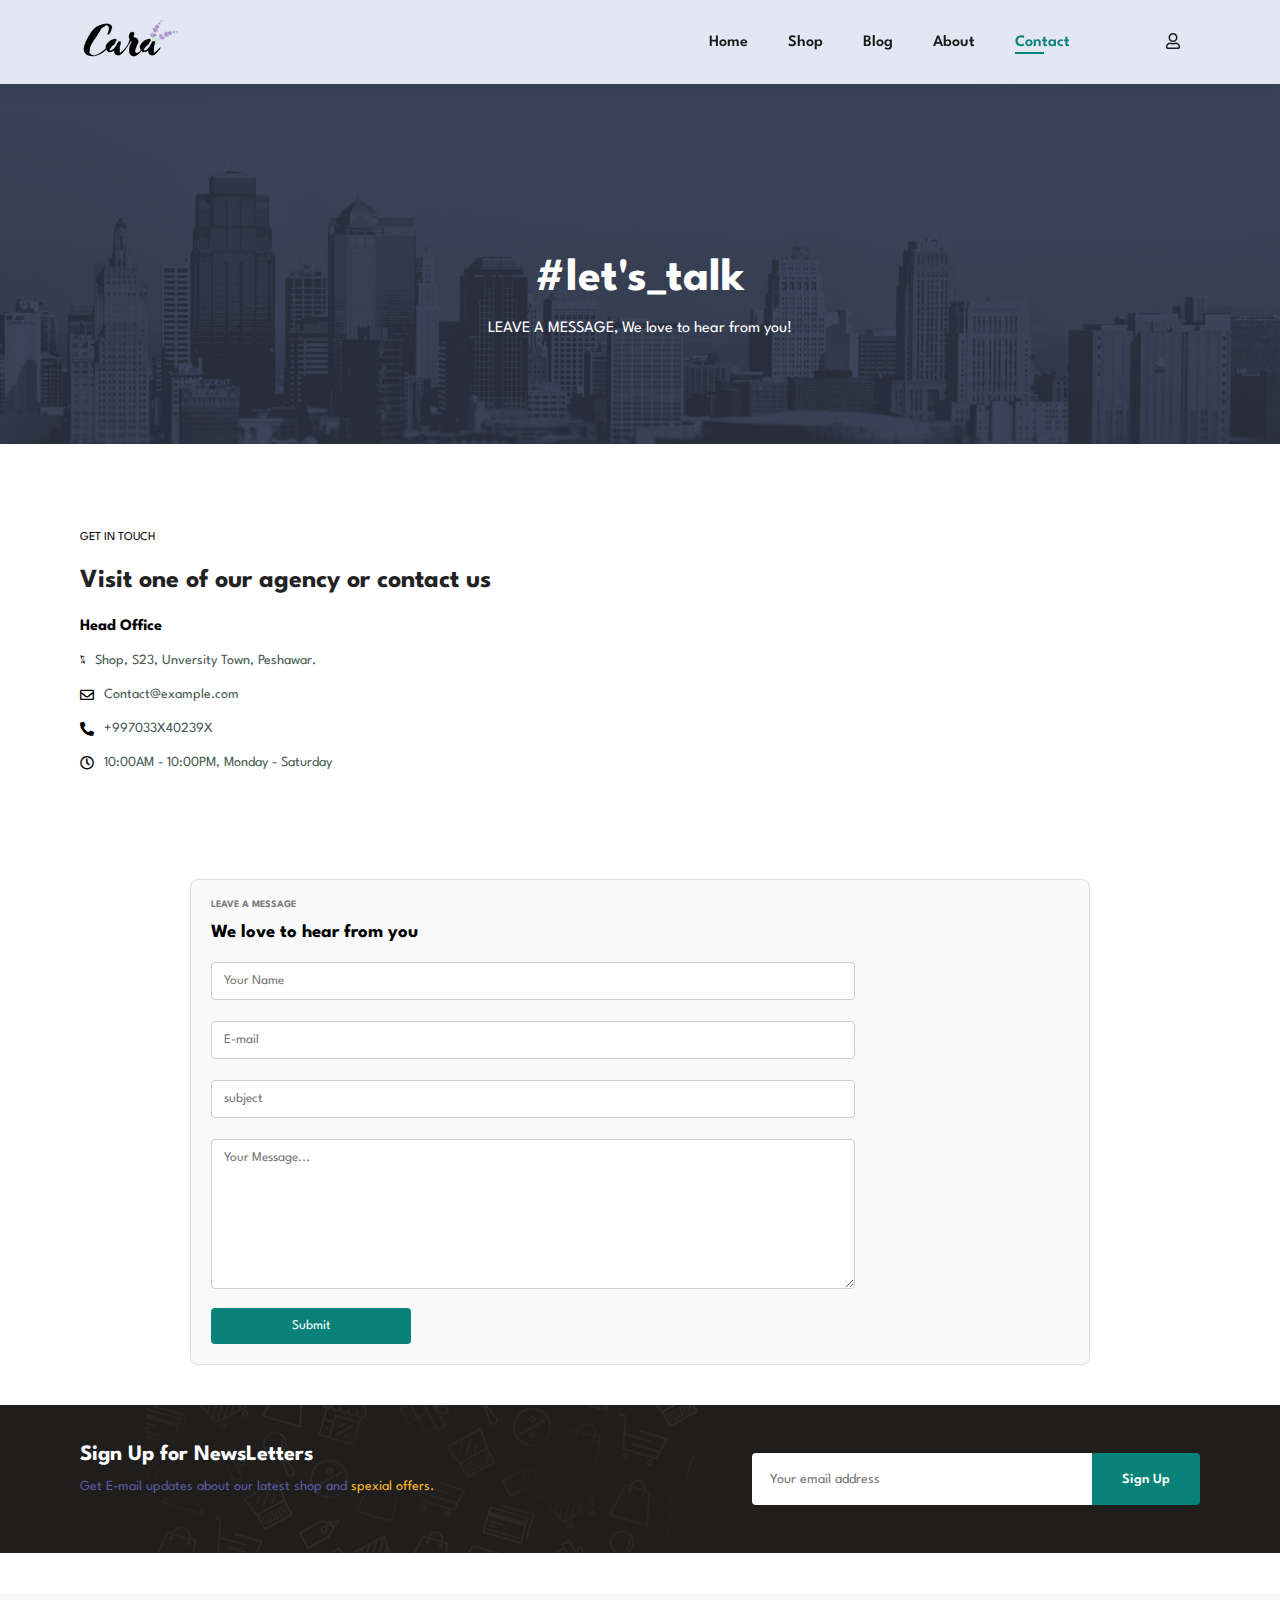
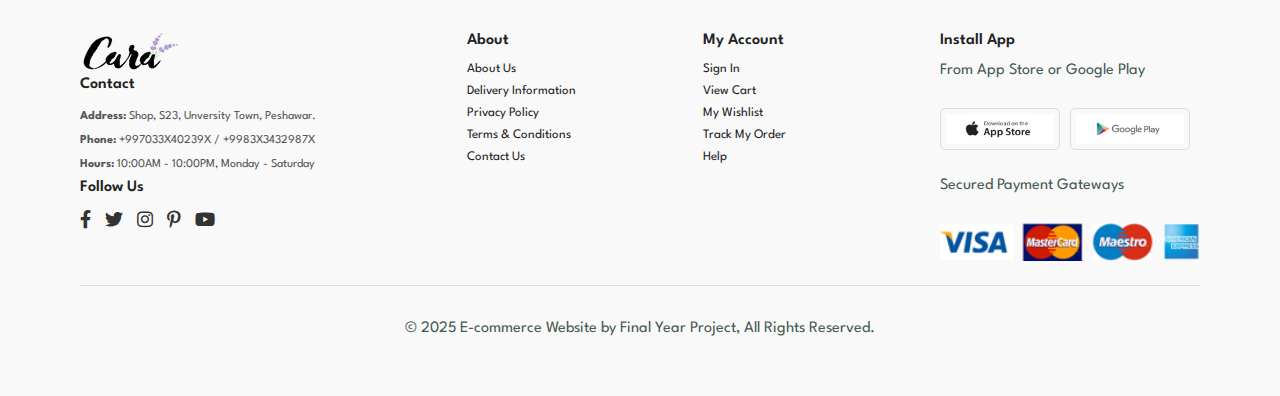
<file: contact.html>
<!DOCTYPE html>
<html lang="en">

<head>
  <meta charset="UTF-8" />
  <meta http-equiv="X-UA-Compatible" content="IE=edge" />
  <meta name="viewport" content="width=device-width, initial-scale=1.0" />
  <title>Contact Us</title>
  <link rel="stylesheet" href="https://pro.fontawesome.com/releases/v5.10.0/css/all.css" />

  <link rel="stylesheet" href="style.css" />
  <link rel="stylesheet" href="auth.css" />
</head>

<body>


  <!-- navbar start -->
  <nav id="header">
    <a href="#"><img src="img/logo.png" class="logo" /></a>
    <div>
      <ul id="navbar">
        <li><a href="index.html">Home</a></li>
        <li><a href="shop.html">Shop</a></li>
        <li><a href="blog.html">Blog</a></li>
        <li><a href="about.html">About</a></li>
        <li><a class="active" href="contact.html">Contact</a></li>
        <li id="lg-bag"><a href="cart.html"> <span class="cart-counter">0</span><i class="far fa-shopping-bag"></i></a>
        </li>
        <li id="account-nav"><a href="login.html"><i class="far fa-user"></i></a></li>
        <a href="" id="close"><i class="far fa-times"></i></a>
      </ul>
    </div>
    <div id="mobile">
      <a href="cart.html" id="cart-counter-mobile"><span class="cart-counter">0</span><i
          class="far fa-shopping-bag"></i></a>
      <i id="bar" class="fas fa-outdent"></i>
    </div>
  </nav>

  <!-- hero section start -->

  <section id="page-header" class="about-header">

    <h2>#let's_talk</h2>
    <p id="page-header-p">LEAVE A MESSAGE, We love to hear from you!</p>

  </section>


  <!-- contact-details and map -->

  <section id="contact-details" class="section-p1">
    <div class="details">
      <span>GET IN TOUCH </span>
      <h2>Visit one of our agency or contact us</h2>
      <h3>Head Office</h3>

      <div>
        <li>
          <i class="fal fa-map"></i>
          <p>Shop, S23, Unversity Town, Peshawar.</p>
        </li>
        <li>
          <i class="far fa-envelope"></i>
          <p>Contact@example.com</p>
        </li>
        <li>
          <i class="fas fa-phone-alt"></i>
          <p>+997033X40239X</p>
        </li>
        <li>
          <i class="far fa-clock"></i>
          <p>10:00AM - 10:00PM, Monday - Saturday</p>
        </li>
      </div>

    </div>

    <div class="map">
      <iframe
        src="https://www.google.com/maps/embed?pb=!1m18!1m12!1m3!1d3915.8882559162194!2d71.48164983878415!3d34.02201442838435!2m3!1f0!2f0!3f0!3m2!1i1024!2i768!4f13.1!3m3!1m2!1s0x38d916cdc967f91d%3A0xeceac377bd7cfbc1!2sThe%20University%20of%20Agriculture!5e1!3m2!1sen!2s!4v1733862428512!5m2!1sen!2s"
        width="600" height="450" style="border:0;" allowfullscreen="" loading="lazy"
        referrerpolicy="no-referrer-when-downgrade"></iframe>

    </div>

  </section>


  <!-- form -->

  <section id="form">

    <h6>LEAVE A MESSAGE</h6>
    <h3>We love to hear from you</h3>
    <form action="">
      <div class="row">
        <div class="col-75">
          <input type="text" id="fname" placeholder="Your Name">
        </div>
      </div>
      <div class="row">
        <div class="col-75">
          <input type="email" id="email" placeholder="E-mail">
        </div>
      </div>
      <div class="row">
        <div class="col-75">
          <input type="text" id="subject" placeholder="subject">
        </div>
      </div>
      <div class="row">
        <div class="col-75">
          <textarea id="subject" name="subject" placeholder="Your Message..." style="height:150px"></textarea>
        </div>
      </div>
      <div class="row">
        <input type="submit" value="Submit">
      </div>
    </form>
  </section>






  <!-- news letters -->
  <section id="newsletters" class="section-p1 section-m1">
    <div id="newstext">
      <h4>Sign Up for NewsLetters</h4>
      <p>
        Get E-mail updates about our latest shop and
        <span> spexial offers.</span>
      </p>
    </div>

    <div class="form">
      <input type="text" placeholder="Your email address" />
      <button class="normal">Sign Up</button>
    </div>
  </section>






  <!-- footer -->
  <footer class="section-p1">
    <!-- Left Section -->
    <div class="left-section">
      <a href="#"><img src="img/logo.png" alt="Logo"></a>
      <h4 class="contact">Contact</h4>
      <p><strong>Address:</strong> <span>Shop, S23, Unversity Town, Peshawar.</span></p>
      <p><strong>Phone:</strong> +997033X40239X / +9983X3432987X</p>
      <p><strong>Hours:</strong> <span>10:00AM - 10:00PM, Monday - Saturday</span></p>
      <div class="follow">
        <h4>Follow Us</h4>
        <div>
          <i class="fab fa-facebook-f"></i>
          <i class="fab fa-twitter"></i>
          <i class="fab fa-instagram"></i>
          <i class="fab fa-pinterest-p"></i>
          <i class="fab fa-youtube"></i>
        </div>
      </div>
    </div>

    <!-- Right Section -->
    <div class="right-section">
      <div class="col">
        <h4>About</h4>
        <a href="#">About Us</a>
        <a href="#">Delivery Information</a>
        <a href="#">Privacy Policy</a>
        <a href="#">Terms & Conditions</a>
        <a href="#">Contact Us</a>
      </div>

      <div class="col">
        <h4>My Account</h4>
        <a href="login.html">Sign In</a>
        <a href="cart.html">View Cart</a>
        <a href="#">My Wishlist</a>
        <a href="#">Track My Order</a>
        <a href="#">Help</a>
      </div>

      <div class="colinstall">
        <h4>Install App</h4>
        <p>From App Store or Google Play</p>
        <div class="row">
          <a href="#" class="white"><img src="img/pay/app.jpg" alt=""></a>
          <a href="#"><img src="img/pay/play.jpg" alt=""></a>
        </div>
        <p>Secured Payment Gateways</p>
        <img src="img/pay/pay.png" alt="">
      </div>
    </div>

    <!-- Copyright -->
    <div class="copyright">
      <p>&copy; 2025 E-commerce Website by Final Year Project, All Rights Reserved.</p>
    </div>
  </footer>




  <script src="script.js"></script>
  <script src="auth.js"></script>
</body>

</html>
</file>
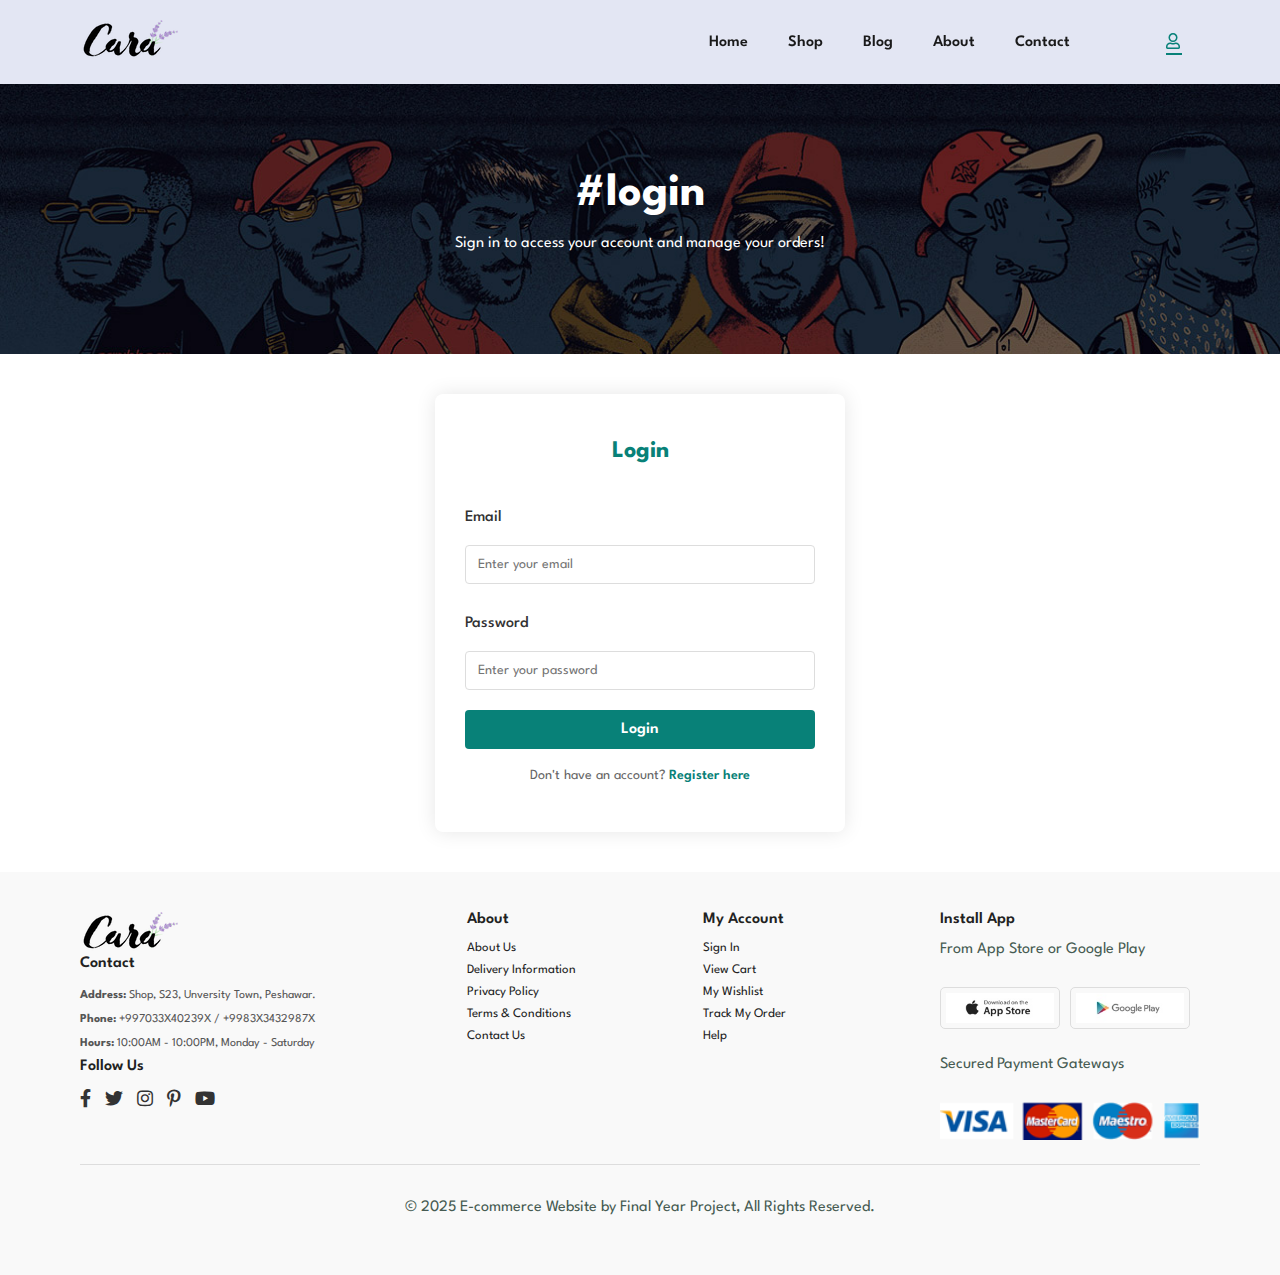
<file: login.html>
<!DOCTYPE html>
<html lang="en">

<head>
  <meta charset="UTF-8" />
  <meta http-equiv="X-UA-Compatible" content="IE=edge" />
  <meta name="viewport" content="width=device-width, initial-scale=1.0" />
  <title>Login</title>
  <link rel="stylesheet" href="https://pro.fontawesome.com/releases/v5.10.0/css/all.css" />
  <link rel="stylesheet" href="style.css" />
  <link rel="stylesheet" href="auth.css" />
</head>

<body>
  <!-- navbar start -->
  <nav id="header">
    <a href="#"><img src="img/logo.png" class="logo" /></a>
    <div>
      <ul id="navbar">
        <li><a href="index.html">Home</a></li>
        <li><a href="shop.html">Shop</a></li>
        <li><a href="blog.html">Blog</a></li>
        <li><a href="about.html">About</a></li>
        <li><a href="contact.html">Contact</a></li>
        <li id="lg-bag"><a href="cart.html"> <span class="cart-counter">0</span><i class="far fa-shopping-bag"></i></a></li>
        <li id="account-nav"><a class="active" href="login.html"><i class="far fa-user"></i></a></li>
        <a href="" id="close"><i class="far fa-times"></i></a>
      </ul>
    </div>
    <div id="mobile">
      <a href="cart.html" id="cart-counter-mobile"><span class="cart-counter">0</span><i class="far fa-shopping-bag"></i></a>
      <i id="bar" class="fas fa-outdent"></i>
    </div>
  </nav>

  <!-- Page Header -->
  <section class="auth-header">
    <h2>#login</h2>
    <p>Sign in to access your account and manage your orders!</p>
  </section>

  <!-- Auth Form Section -->
  <section class="auth-container">
    <div class="auth-form-container">
      <div id="login-form" class="auth-form">
        <h2>Login</h2>
        <div id="login-error" class="error-message"></div>
        <form id="loginForm">
          <div class="form-group">
            <label for="loginEmail">Email</label>
            <input type="email" id="loginEmail" placeholder="Enter your email" required>
          </div>
          <div class="form-group">
            <label for="loginPassword">Password</label>
            <input type="password" id="loginPassword" placeholder="Enter your password" required>
          </div>
          <button type="submit" class="auth-button">Login</button>
        </form>
        <p class="auth-switch">Don't have an account? <a href="register.html">Register here</a></p>
      </div>
    </div>
  </section>

  <!-- footer -->
  <footer class="section-p1">
    <!-- Left Section -->
    <div class="left-section">
      <a href="#"><img src="img/logo.png" alt="Logo"></a>
      <h4 class="contact">Contact</h4>
      <p><strong>Address:</strong> <span>Shop, S23, Unversity Town, Peshawar.</span></p>
      <p><strong>Phone:</strong> +997033X40239X / +9983X3432987X</p>
      <p><strong>Hours:</strong> <span>10:00AM - 10:00PM, Monday - Saturday</span></p>
      <div class="follow">
        <h4>Follow Us</h4>
        <div>
          <i class="fab fa-facebook-f"></i>
          <i class="fab fa-twitter"></i>
          <i class="fab fa-instagram"></i>
          <i class="fab fa-pinterest-p"></i>
          <i class="fab fa-youtube"></i>
        </div>
      </div>
    </div>

    <!-- Right Section -->
    <div class="right-section">
      <div class="col">
        <h4>About</h4>
        <a href="#">About Us</a>
        <a href="#">Delivery Information</a>
        <a href="#">Privacy Policy</a>
        <a href="#">Terms & Conditions</a>
        <a href="#">Contact Us</a>
      </div>

      <div class="col">
        <h4>My Account</h4>
        <a href="login.html">Sign In</a>
        <a href="cart.html">View Cart</a>
        <a href="#">My Wishlist</a>
        <a href="#">Track My Order</a>
        <a href="#">Help</a>
      </div>

      <div class="colinstall">
        <h4>Install App</h4>
        <p>From App Store or Google Play</p>
        <div class="row">
          <a href="#" class="white"><img src="img/pay/app.jpg" alt=""></a>
          <a href="#"><img src="img/pay/play.jpg" alt=""></a>
        </div>
        <p>Secured Payment Gateways</p>
        <img src="img/pay/pay.png" alt="">
      </div>
    </div>

    <!-- Copyright -->
    <div class="copyright">
      <p>&copy; 2025 E-commerce Website by Final Year Project, All Rights Reserved.</p>
    </div>
  </footer>

  <script src="script.js"></script>
  <script src="auth.js"></script>
</body>

</html>
</file>
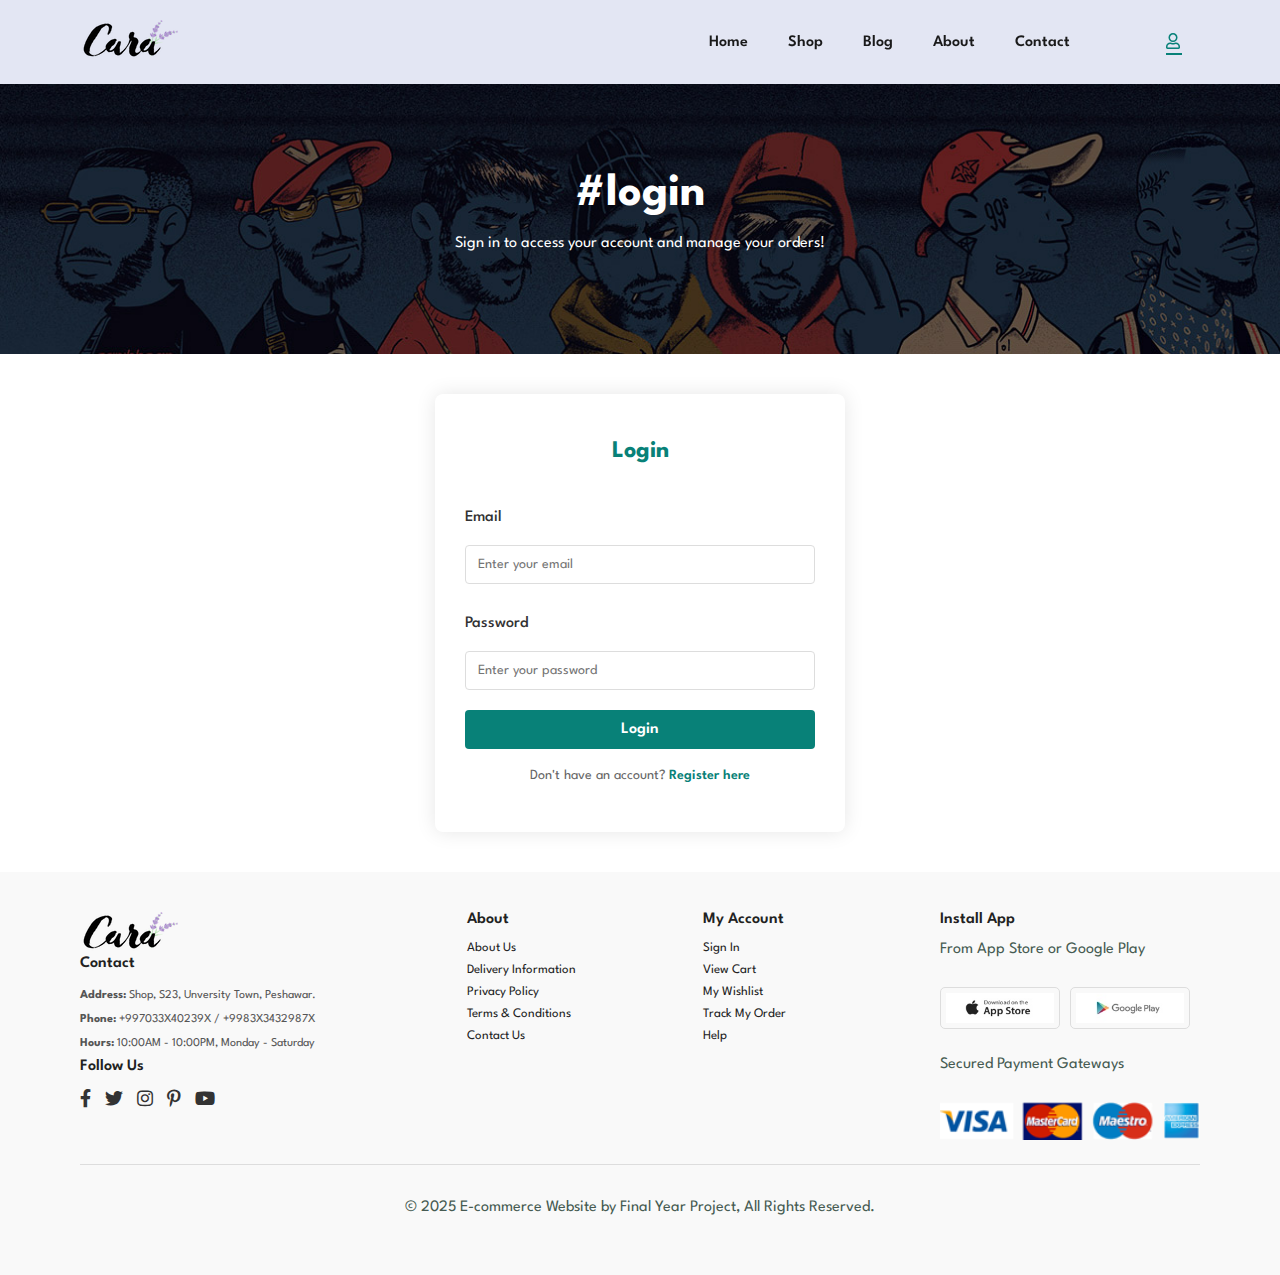
<file: profile.html>
<!DOCTYPE html>
<html lang="en">

<head>
  <meta charset="UTF-8" />
  <meta http-equiv="X-UA-Compatible" content="IE=edge" />
  <meta name="viewport" content="width=device-width, initial-scale=1.0" />
  <title>My Profile</title>
  <link rel="stylesheet" href="https://pro.fontawesome.com/releases/v5.10.0/css/all.css" />
  <link rel="stylesheet" href="style.css" />
  <link rel="stylesheet" href="auth.css" />
</head>

<body>
  <!-- navbar start -->
  <nav id="header">
    <a href="#"><img src="img/logo.png" class="logo" /></a>
    <div>
      <ul id="navbar">
        <li><a href="index.html">Home</a></li>
        <li><a href="shop.html">Shop</a></li>
        <li><a href="blog.html">Blog</a></li>
        <li><a href="about.html">About</a></li>
        <li><a href="contact.html">Contact</a></li>
        <li id="lg-bag"><a href="cart.html"> <span class="cart-counter">0</span><i class="far fa-shopping-bag"></i></a></li>
        <li id="account-nav"><a class="active" href="profile.html"><i class="far fa-user"></i></a></li>
        <a href="" id="close"><i class="far fa-times"></i></a>
      </ul>
    </div>
    <div id="mobile">
      <a href="cart.html" id="cart-counter-mobile"><span class="cart-counter">0</span><i class="far fa-shopping-bag"></i></a>
      <i id="bar" class="fas fa-outdent"></i>
    </div>
  </nav>

  <!-- Page Header -->
  <section class="auth-header">
    <h2 id="profile-greeting">#my_profile</h2>
    <p>Manage your account and view your order history</p>
  </section>

  <!-- Profile Section -->
  <section class="auth-container">
    <div class="profile-container">
      <div class="profile-card">
        <div class="profile-info">
          <h2>Account Information</h2>
          <div class="profile-details">
            <p><strong>Name:</strong> <span id="profile-name"></span></p>
            <p><strong>Email:</strong> <span id="profile-email"></span></p>
          </div>
          <div class="profile-actions">
            <button id="logout-btn" class="auth-button">Logout</button>
          </div>
        </div>
      </div>

      <div class="order-history">
        <h2>Recent Orders</h2>
        <div id="orders-container">
          <!-- Orders will be populated by JavaScript -->
          <div class="no-orders-message" id="no-orders-message">
            <p>You haven't placed any orders yet.</p>
            <a href="shop.html" class="shop-now-btn">Start Shopping</a>
          </div>
        </div>
      </div>
    </div>
  </section>

  <!-- footer -->
  <footer class="section-p1">
    <!-- Left Section -->
    <div class="left-section">
      <a href="#"><img src="img/logo.png" alt="Logo"></a>
      <h4 class="contact">Contact</h4>
      <p><strong>Address:</strong> <span>Shop, S23, Unversity Town, Peshawar.</span></p>
      <p><strong>Phone:</strong> +997033X40239X / +9983X3432987X</p>
      <p><strong>Hours:</strong> <span>10:00AM - 10:00PM, Monday - Saturday</span></p>
      <div class="follow">
        <h4>Follow Us</h4>
        <div>
          <i class="fab fa-facebook-f"></i>
          <i class="fab fa-twitter"></i>
          <i class="fab fa-instagram"></i>
          <i class="fab fa-pinterest-p"></i>
          <i class="fab fa-youtube"></i>
        </div>
      </div>
    </div>

    <!-- Right Section -->
    <div class="right-section">
      <div class="col">
        <h4>About</h4>
        <a href="#">About Us</a>
        <a href="#">Delivery Information</a>
        <a href="#">Privacy Policy</a>
        <a href="#">Terms & Conditions</a>
        <a href="#">Contact Us</a>
      </div>

      <div class="col">
        <h4>My Account</h4>
        <a href="profile.html">My Profile</a>
        <a href="cart.html">View Cart</a>
        <a href="#">My Wishlist</a>
        <a href="#">Track My Order</a>
        <a href="#">Help</a>
      </div>

      <div class="colinstall">
        <h4>Install App</h4>
        <p>From App Store or Google Play</p>
        <div class="row">
          <a href="#" class="white"><img src="img/pay/app.jpg" alt=""></a>
          <a href="#"><img src="img/pay/play.jpg" alt=""></a>
        </div>
        <p>Secured Payment Gateways</p>
        <img src="img/pay/pay.png" alt="">
      </div>
    </div>

    <!-- Copyright -->
    <div class="copyright">
      <p>&copy; 2025 E-commerce Website by Final Year Project, All Rights Reserved.</p>
    </div>
  </footer>

  <script src="script.js"></script>
  <script src="auth.js"></script>
</body>

</html>
</file>
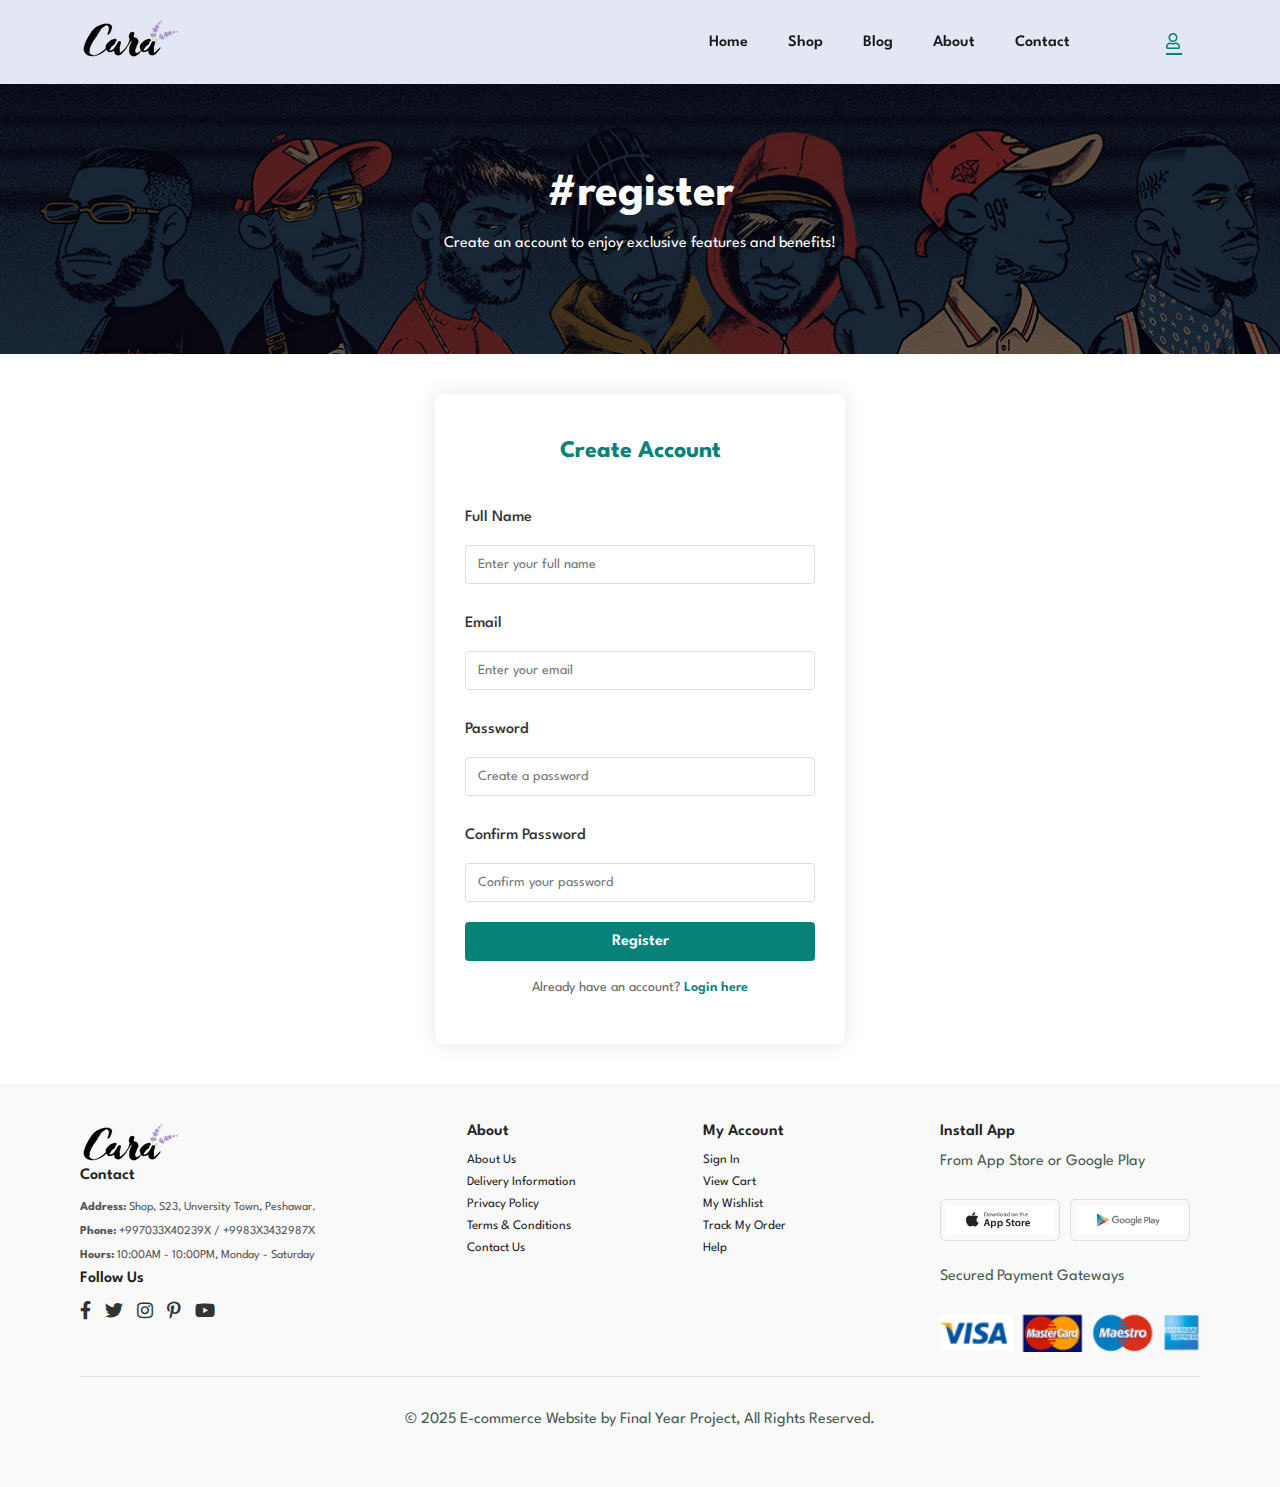
<file: register.html>
<!DOCTYPE html>
<html lang="en">

<head>
  <meta charset="UTF-8" />
  <meta http-equiv="X-UA-Compatible" content="IE=edge" />
  <meta name="viewport" content="width=device-width, initial-scale=1.0" />
  <title>Register</title>
  <link rel="stylesheet" href="https://pro.fontawesome.com/releases/v5.10.0/css/all.css" />
  <link rel="stylesheet" href="style.css" />
  <link rel="stylesheet" href="auth.css" />
</head>

<body>
  <!-- navbar start -->
  <nav id="header">
    <a href="#"><img src="img/logo.png" class="logo" /></a>
    <div>
      <ul id="navbar">
        <li><a href="index.html">Home</a></li>
        <li><a href="shop.html">Shop</a></li>
        <li><a href="blog.html">Blog</a></li>
        <li><a href="about.html">About</a></li>
        <li><a href="contact.html">Contact</a></li>
        <li id="lg-bag"><a href="cart.html"> <span class="cart-counter">0</span><i class="far fa-shopping-bag"></i></a></li>
        <li id="account-nav"><a class="active" href="login.html"><i class="far fa-user"></i></a></li>
        <a href="" id="close"><i class="far fa-times"></i></a>
      </ul>
    </div>
    <div id="mobile">
      <a href="cart.html" id="cart-counter-mobile"><span class="cart-counter">0</span><i class="far fa-shopping-bag"></i></a>
      <i id="bar" class="fas fa-outdent"></i>
    </div>
  </nav>

  <!-- Page Header -->
  <section class="auth-header">
    <h2>#register</h2>
    <p>Create an account to enjoy exclusive features and benefits!</p>
  </section>

  <!-- Auth Form Section -->
  <section class="auth-container">
    <div class="auth-form-container">
      <div id="register-form" class="auth-form">
        <h2>Create Account</h2>
        <div id="register-error" class="error-message"></div>
        <form id="registerForm">
          <div class="form-group">
            <label for="name">Full Name</label>
            <input type="text" id="name" placeholder="Enter your full name" required>
          </div>
          <div class="form-group">
            <label for="email">Email</label>
            <input type="email" id="email" placeholder="Enter your email" required>
          </div>
          <div class="form-group">
            <label for="password">Password</label>
            <input type="password" id="password" placeholder="Create a password" required>
          </div>
          <div class="form-group">
            <label for="confirmPassword">Confirm Password</label>
            <input type="password" id="confirmPassword" placeholder="Confirm your password" required>
          </div>
          <button type="submit" class="auth-button">Register</button>
        </form>
        <p class="auth-switch">Already have an account? <a href="login.html">Login here</a></p>
      </div>
    </div>
  </section>

  <!-- footer -->
  <footer class="section-p1">
    <!-- Left Section -->
    <div class="left-section">
      <a href="#"><img src="img/logo.png" alt="Logo"></a>
      <h4 class="contact">Contact</h4>
      <p><strong>Address:</strong> <span>Shop, S23, Unversity Town, Peshawar.</span></p>
      <p><strong>Phone:</strong> +997033X40239X / +9983X3432987X</p>
      <p><strong>Hours:</strong> <span>10:00AM - 10:00PM, Monday - Saturday</span></p>
      <div class="follow">
        <h4>Follow Us</h4>
        <div>
          <i class="fab fa-facebook-f"></i>
          <i class="fab fa-twitter"></i>
          <i class="fab fa-instagram"></i>
          <i class="fab fa-pinterest-p"></i>
          <i class="fab fa-youtube"></i>
        </div>
      </div>
    </div>

    <!-- Right Section -->
    <div class="right-section">
      <div class="col">
        <h4>About</h4>
        <a href="#">About Us</a>
        <a href="#">Delivery Information</a>
        <a href="#">Privacy Policy</a>
        <a href="#">Terms & Conditions</a>
        <a href="#">Contact Us</a>
      </div>

      <div class="col">
        <h4>My Account</h4>
        <a href="login.html">Sign In</a>
        <a href="cart.html">View Cart</a>
        <a href="#">My Wishlist</a>
        <a href="#">Track My Order</a>
        <a href="#">Help</a>
      </div>

      <div class="colinstall">
        <h4>Install App</h4>
        <p>From App Store or Google Play</p>
        <div class="row">
          <a href="#" class="white"><img src="img/pay/app.jpg" alt=""></a>
          <a href="#"><img src="img/pay/play.jpg" alt=""></a>
        </div>
        <p>Secured Payment Gateways</p>
        <img src="img/pay/pay.png" alt="">
      </div>
    </div>

    <!-- Copyright -->
    <div class="copyright">
      <p>&copy; 2025 E-commerce Website by Final Year Project, All Rights Reserved.</p>
    </div>
  </footer>

  <script src="script.js"></script>
  <script src="auth.js"></script>
</body>

</html>
</file>
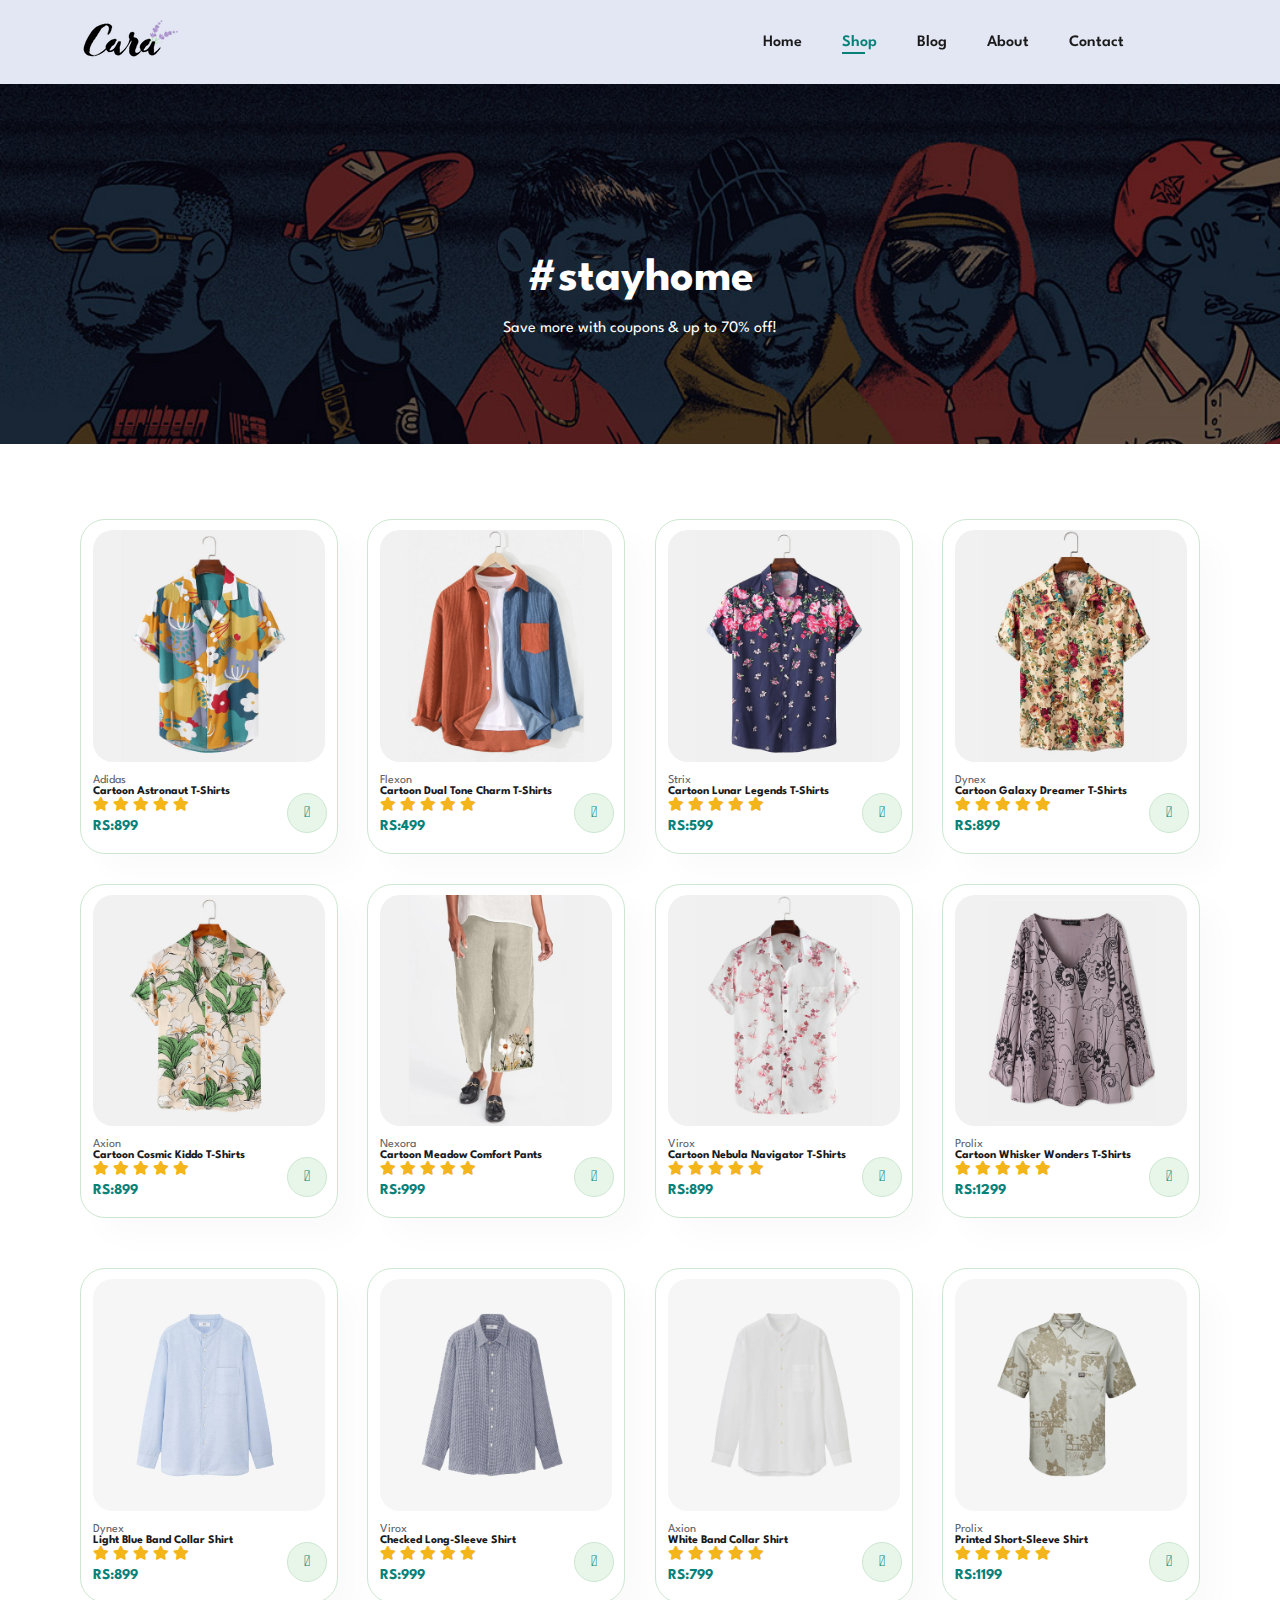
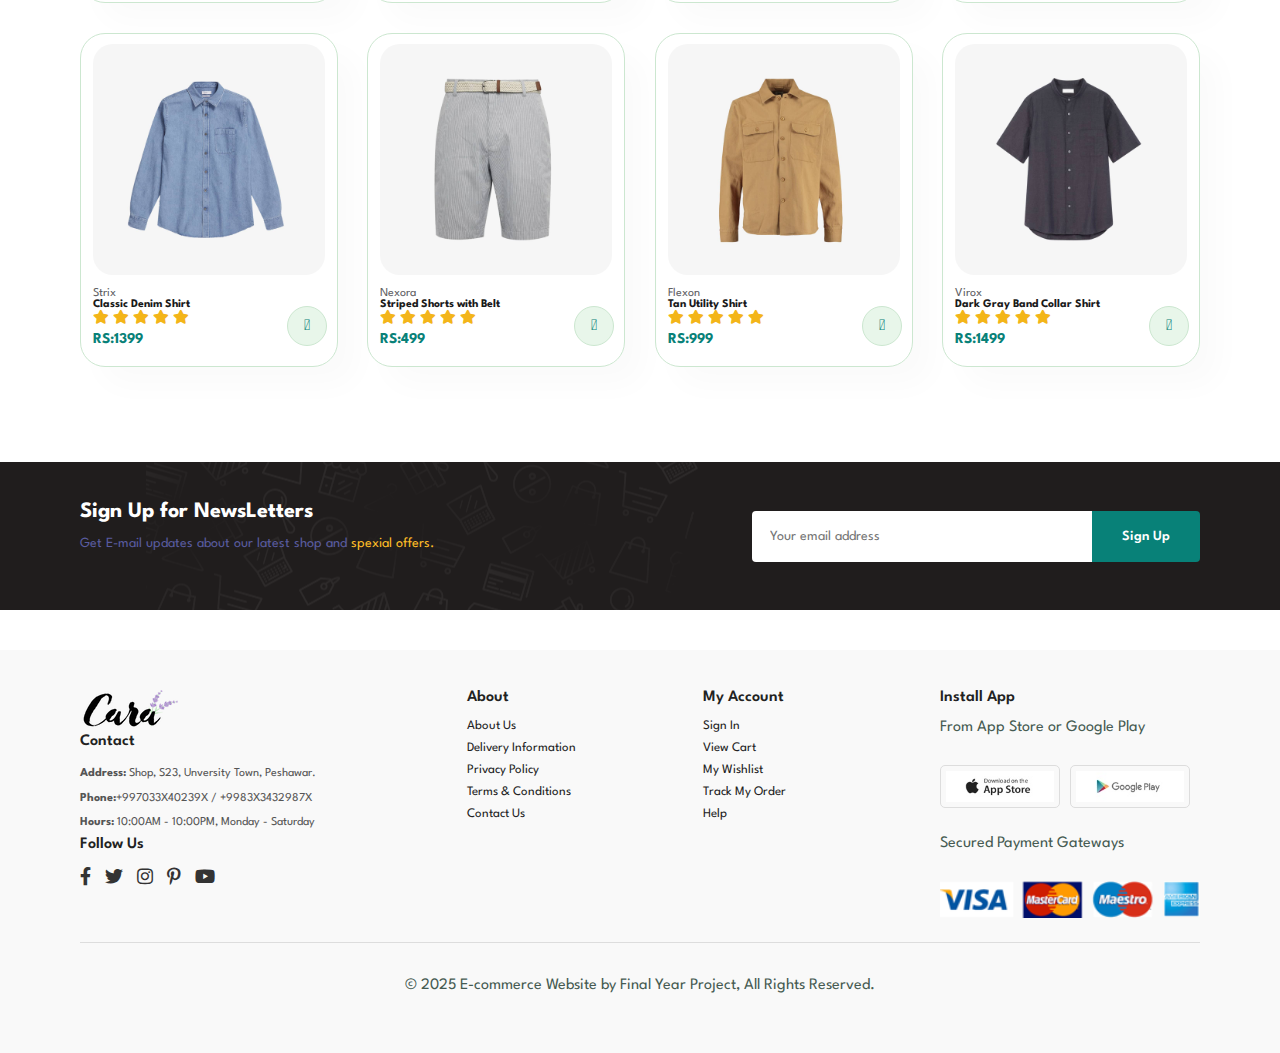
<file: shop.html>
<!DOCTYPE html>
<html lang="en">

<head>
  <meta charset="UTF-8" />
  <meta http-equiv="X-UA-Compatible" content="IE=edge" />
  <meta name="viewport" content="width=device-width, initial-scale=1.0" />
  <title>Shop</title>
  <link rel="stylesheet" href="https://pro.fontawesome.com/releases/v5.10.0/css/all.css" />

  <link rel="stylesheet" href="style.css" />
</head>


<body>


  <!-- navbar start -->
  <nav id="header">
    <a href="#"><img src="img/logo.png" class="logo" /></a>
    <div>
      <ul id="navbar">
        <li><a href="index.html">Home</a></li>
        <li><a class="active" href="shop.html">Shop</a></li>
        <li><a href="blog.html">Blog</a></li>
        <li><a href="about.html">About</a></li>
        <li><a href="contact.html">Contact</a></li>
        <li id="lg-bag"><a href="cart.html">  <span class="cart-counter">0</span><i class="far fa-shopping-bag"></i></a></li>
        <a href="" id="close"><i class="far fa-times"></i></a>
      </ul>
    </div>
    <div id="mobile">
      <a href="cart.html" id="cart-counter-mobile"><span class="cart-counter">0</span><i class="far fa-shopping-bag"></i></a>
      <i id="bar" class="fas fa-outdent"></i>
    </div>
  </nav>



  <!-- hero section start -->

  <section id="page-header">

    <h2>#stayhome</h2>
    <p>Save more with coupons & up to 70% off!</p>

  </section>



  <!-- products -->
  <section id="product1" class="section-p1">


    <div class="pro-container">
      <div class="pro">
        <img src="img/products/f1.jpg" onclick="window.location.href='single-product1.html'" />
        <div class="description">
          <span class="barnd">Adidas</span>
          <h5>Cartoon Astronaut T-Shirts</h5>
          <div class="star">
            <i class="fas fa-star"></i>
            <i class="fas fa-star"></i>
            <i class="fas fa-star"></i>
            <i class="fas fa-star"></i>
            <i class="fas fa-star"></i>
          </div>
          <h4>RS:899</h4>
        </div>
        <a href="#"><i class="fal fa-shopping-cart cart"
            onclick="addToCart('Cartoon Astronaut T-Shirts', 899, 'img/products/f1.jpg')"></i></a>
      </div>









      <div class="pro">
        <img src="img/products/f6.jpg" alt="" />
        <div class="description">
          <span class="barnd">Flexon</span>
          <h5>Cartoon Dual Tone Charm T-Shirts</h5>
          <div class="star">
            <i class="fas fa-star"></i>
            <i class="fas fa-star"></i>
            <i class="fas fa-star"></i>
            <i class="fas fa-star"></i>
            <i class="fas fa-star"></i>
          </div>
          <h4>RS:499</h4>
        </div>
        <a href="#"><i class="fal fa-shopping-cart cart"
            onclick="addToCart('Cartoon Dual Tone Charm T-Shirts', 499, 'img/products/f6.jpg')"></i></a>
      </div>


      <div class="pro">
        <img src="img/products/f5.jpg" alt="" />
        <div class="description">
          <span class="barnd">Strix</span>
          <h5>Cartoon Lunar Legends T-Shirts</h5>
          <div class="star">
            <i class="fas fa-star"></i>
            <i class="fas fa-star"></i>
            <i class="fas fa-star"></i>
            <i class="fas fa-star"></i>
            <i class="fas fa-star"></i>
          </div>
          <h4>RS:599</h4>
        </div>
        <a href="#"><i class="fal fa-shopping-cart cart"
            onclick="addToCart('Cartoon Lunar Legends T-Shirts', 599, 'img/products/f5.jpg')"></i></a>
      </div>

      <div class="pro">
        <img src="img/products/f3.jpg" onclick="window.location.href='single-product2.html'">
        <div class="description">
          <span class="barnd">Dynex</span>
          <h5>Cartoon Galaxy Dreamer T-Shirts</h5>
          <div class="star">
            <i class="fas fa-star"></i>
            <i class="fas fa-star"></i>
            <i class="fas fa-star"></i>
            <i class="fas fa-star"></i>
            <i class="fas fa-star"></i>
          </div>
          <h4>RS:899</h4>
        </div>
        <a href="#"><i class="fal fa-shopping-cart cart"
            onclick="addToCart('Cartoon Galaxy Dreamer T-Shirts', 899, 'img/products/f3.jpg')"></i></a>
      </div>

      <div class="pro">
        <img src="img/products/f2.jpg" alt="" />
        <div class="description">
          <span class="barnd">Axion</span>
          <h5>Cartoon Cosmic Kiddo T-Shirts</h5>
          <div class="star">
            <i class="fas fa-star"></i>
            <i class="fas fa-star"></i>
            <i class="fas fa-star"></i>
            <i class="fas fa-star"></i>
            <i class="fas fa-star"></i>
          </div>
          <h4>RS:899</h4>
        </div>
        <a href="#"><i class="fal fa-shopping-cart cart"
            onclick="addToCart('Cartoon Cosmic Kiddo T-Shirts', 899, 'img/products/f2.jpg')"></i></a>
      </div>


      <div class="pro">
        <img src="img/products/f7.jpg" alt="" />
        <div class="description">
          <span class="barnd">Nexora</span>
          <h5>Cartoon Meadow Comfort Pants</h5>
          <div class="star">
            <i class="fas fa-star"></i>
            <i class="fas fa-star"></i>
            <i class="fas fa-star"></i>
            <i class="fas fa-star"></i>
            <i class="fas fa-star"></i>
          </div>
          <h4>RS:999</h4>
        </div>
        <a href="#"><i class="fal fa-shopping-cart cart"
            onclick="addToCart('Cartoon Meadow Comfort Pants', 999, 'img/products/f7.jpg')"></i></a>
      </div>

      <div class="pro">
        <img src="img/products/f4.jpg" alt="" />
        <div class="description">
          <span class="barnd">Virox</span>
          <h5>Cartoon Nebula Navigator T-Shirts</h5>
          <div class="star">
            <i class="fas fa-star"></i>
            <i class="fas fa-star"></i>
            <i class="fas fa-star"></i>
            <i class="fas fa-star"></i>
            <i class="fas fa-star"></i>
          </div>
          <h4>RS:899</h4>
        </div>
        <a href="#"><i class="fal fa-shopping-cart cart"
            onclick="addToCart('Cartoon Nebula Navigator T-Shirts', 899, 'img/products/f4.jpg')"></i></a>
      </div>

      <div class="pro">
        <img src="img/products/f8.jpg" alt="" />
        <div class="description">
          <span class="barnd">Prolix</span>
          <h5>Cartoon Whisker Wonders T-Shirts</h5>
          <div class="star">
            <i class="fas fa-star"></i>
            <i class="fas fa-star"></i>
            <i class="fas fa-star"></i>
            <i class="fas fa-star"></i>
            <i class="fas fa-star"></i>
          </div>
          <h4>RS:1299</h4>
        </div>
        <a href="#"><i class="fal fa-shopping-cart cart"
            onclick="addToCart('Cartoon Whisker Wonders T-Shirts', 1299, 'img/products/f8.jpg')"></i></a>
      </div>
    </div>
   
    <div class="pro-container">
      <div class="pro">
        <img src="img/products/n1.jpg" alt="" />
        <div class="description">
          <span class="barnd">Dynex</span>
          <h5>Light Blue Band Collar Shirt</h5>
          <div class="star">
            <i class="fas fa-star"></i>
            <i class="fas fa-star"></i>
            <i class="fas fa-star"></i>
            <i class="fas fa-star"></i>
            <i class="fas fa-star"></i>
          </div>
          <h4>RS:899</h4>
        </div>
        <a href="#"><i class="fal fa-shopping-cart cart" onclick="addToCart('Light Blue Band Collar Shirt', 899, 'img/products/n1.jpg')"></i></a>
      </div>

      <div class="pro">
        <img src="img/products/n2.jpg" alt="" />
        <div class="description">
          <span class="barnd">Virox</span>
          <h5>Checked Long-Sleeve Shirt</h5>
          <div class="star">
            <i class="fas fa-star"></i>
            <i class="fas fa-star"></i>
            <i class="fas fa-star"></i>
            <i class="fas fa-star"></i>
            <i class="fas fa-star"></i>
          </div>
          <h4>RS:999</h4>
        </div>
        <a href="#"><i class="fal fa-shopping-cart cart" onclick="addToCart('Checked Long-Sleeve Shirt', 999, 'img/products/n2.jpg')"></i></a>
      </div>

      <div class="pro">
        <img src="img/products/n3.jpg" alt="" />
        <div class="description">
          <span class="barnd">Axion</span>
          <h5>White Band Collar Shirt</h5>
          <div class="star">
            <i class="fas fa-star"></i>
            <i class="fas fa-star"></i>
            <i class="fas fa-star"></i>
            <i class="fas fa-star"></i>
            <i class="fas fa-star"></i>
          </div>
          <h4>RS:799</h4>
        </div>
        <a href="#"><i class="fal fa-shopping-cart cart" onclick="addToCart('White Band Collar Shirt', 799, 'img/products/n3.jpg')"></i></a>
      </div>

      <div class="pro">
        <img src="img/products/n4.jpg" alt="" />
        <div class="description">
          <span class="barnd">Prolix</span>
          <h5>Printed Short-Sleeve Shirt</h5>
          <div class="star">
            <i class="fas fa-star"></i>
            <i class="fas fa-star"></i>
            <i class="fas fa-star"></i>
            <i class="fas fa-star"></i>
            <i class="fas fa-star"></i>
          </div>
          <h4>RS:1199</h4>
        </div>
        <a href="#"><i class="fal fa-shopping-cart cart" onclick="addToCart('Printed Short-Sleeve Shirt', 1199, 'img/products/n4.jpg')"></i></a>
      </div>

      <div class="pro">
        <img src="img/products/n5.jpg" alt="" />
        <div class="description">
          <span class="barnd">Strix</span>
          <h5>Classic Denim Shirt</h5>
          <div class="star">
            <i class="fas fa-star"></i>
            <i class="fas fa-star"></i>
            <i class="fas fa-star"></i>
            <i class="fas fa-star"></i>
            <i class="fas fa-star"></i>
          </div>
          <h4>RS:1399</h4>
        </div>
        <a href="#"><i class="fal fa-shopping-cart cart" onclick="addToCart('Classic Denim Shirt', 1399, 'img/products/n5.jpg')"></i></a>
      </div>

      <div class="pro">
        <img src="img/products/n6.jpg" alt="" />
        <div class="description">
          <span class="barnd">Nexora</span>
          <h5>Striped Shorts with Belt</h5>
          <div class="star">
            <i class="fas fa-star"></i>
            <i class="fas fa-star"></i>
            <i class="fas fa-star"></i>
            <i class="fas fa-star"></i>
            <i class="fas fa-star"></i>
          </div>
          <h4>RS:499</h4>
        </div>
        <a href="#"><i class="fal fa-shopping-cart cart" onclick="addToCart('Striped Shorts with Belt', 499, 'img/products/n6.jpg')"></i></a>
      </div>

      <div class="pro">
        <img src="img/products/n7.jpg" alt="" />
        <div class="description">
          <span class="barnd">Flexon</span>
          <h5>Tan Utility Shirt</h5>
          <div class="star">
            <i class="fas fa-star"></i>
            <i class="fas fa-star"></i>
            <i class="fas fa-star"></i>
            <i class="fas fa-star"></i>
            <i class="fas fa-star"></i>
          </div>
          <h4>RS:999</h4>
        </div>
        <a href="#"><i class="fal fa-shopping-cart cart" onclick="addToCart('Tan Utility Shirt', 999, 'img/products/n7.jpg')"></i></a>
      </div>

      <div class="pro">
        <img src="img/products/n8.jpg" alt="" />
        <div class="description">
          <span class="barnd">Virox</span>
          <h5>Dark Gray Band Collar Shirt</h5>
          <div class="star">
            <i class="fas fa-star"></i>
            <i class="fas fa-star"></i>
            <i class="fas fa-star"></i>
            <i class="fas fa-star"></i>
            <i class="fas fa-star"></i>
          </div>
          <h4>RS:1499</h4>
        </div>
        <a href="#"><i class="fal fa-shopping-cart cart" onclick="addToCart('Dark Gray Band Collar Shirt', 1499, 'img/products/n8.jpg')"></i></a>
      </div>
    </div>

  </section>





 




  <!-- news letters -->

  <section id="newsletters" class="section-p1 section-m1">
    <div id="newstext">
      <h4>Sign Up for NewsLetters</h4>
      <p>
        Get E-mail updates about our latest shop and
        <span> spexial offers.</span>
      </p>
    </div>

    <div class="form">
      <input type="text" placeholder="Your email address" />
      <button class="normal">Sign Up</button>
    </div>
  </section>


  <!-- footer -->
  <footer class="section-p1">
    <!-- Left Section -->
    <div class="left-section">
      <a href="#"><img src="img/logo.png" alt="Logo"></a>
      <h4 class="contact">Contact</h4>
      <p><strong>Address:</strong> <span>Shop, S23, Unversity Town, Peshawar.</span></p>
      <p><strong>Phone:</strong>+997033X40239X / +9983X3432987X</p>
      <p><strong>Hours:</strong> <span>10:00AM - 10:00PM, Monday - Saturday</span></p>
      <div class="follow">
        <h4>Follow Us</h4>
        <div>
          <i class="fab fa-facebook-f"></i>
          <i class="fab fa-twitter"></i>
          <i class="fab fa-instagram"></i>
          <i class="fab fa-pinterest-p"></i>
          <i class="fab fa-youtube"></i>
        </div>
      </div>
    </div>

    <!-- Right Section -->
    <div class="right-section">
      <div class="col">
        <h4>About</h4>
        <a href="#">About Us</a>
        <a href="#">Delivery Information</a>
        <a href="#">Privacy Policy</a>
        <a href="#">Terms & Conditions</a>
        <a href="#">Contact Us</a>
      </div>

      <div class="col">
        <h4>My Account</h4>
        <a href="#">Sign In</a>
        <a href="#">View Cart</a>
        <a href="#">My Wishlist</a>
        <a href="#">Track My Order</a>
        <a href="#">Help</a>
      </div>

      <div class="colinstall">
        <h4>Install App</h4>
        <p>From App Store or Google Play</p>
        <div class="row">
          <a href="#" class="white"><img src="img/pay/app.jpg" alt=""></a>
          <a href="#"><img src="img/pay/play.jpg" alt=""></a>
        </div>
        <p>Secured Payment Gateways</p>
        <img src="img/pay/pay.png" alt="">
      </div>
    </div>

    <!-- Copyright -->
    <div class="copyright">
      <p>&copy; 2025 E-commerce Website by Final Year Project, All Rights Reserved.</p>
    </div>
  </footer>


  <script src="script.js"></script>
</body>

</html>
</file>
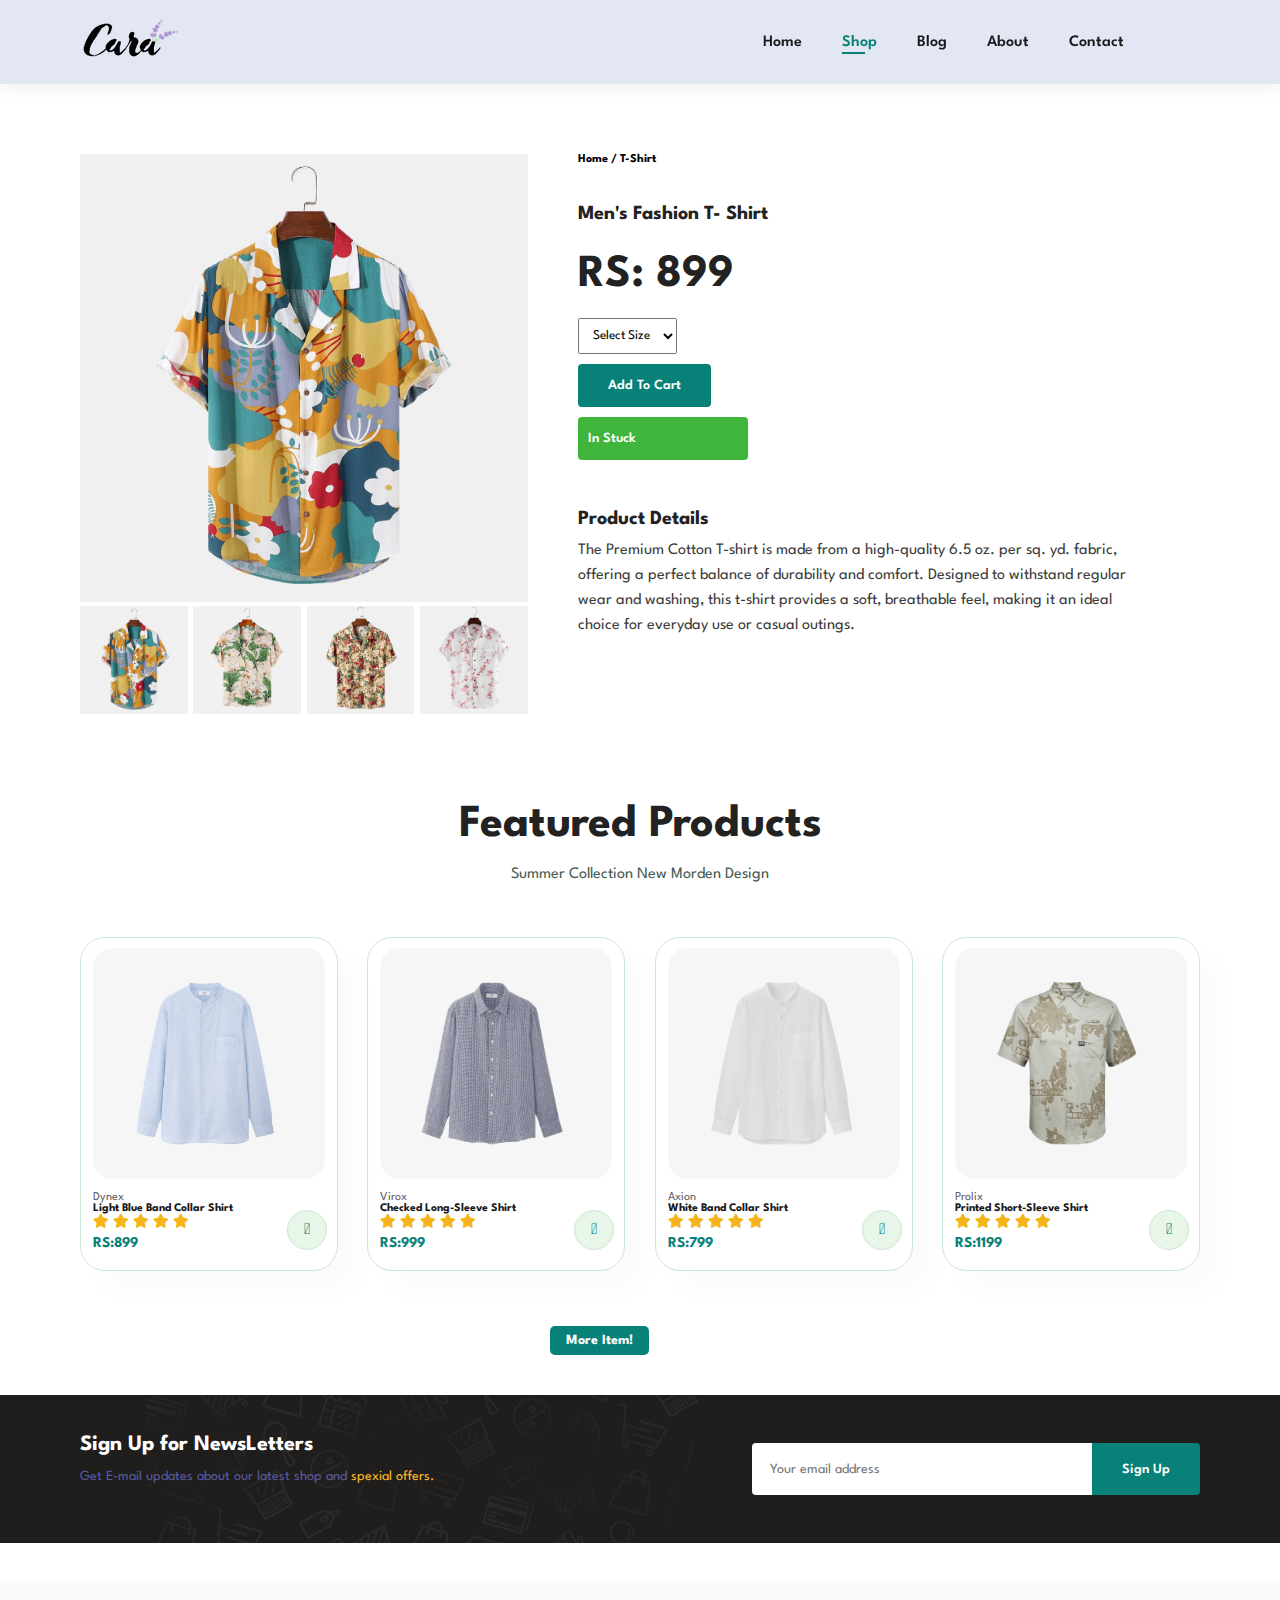
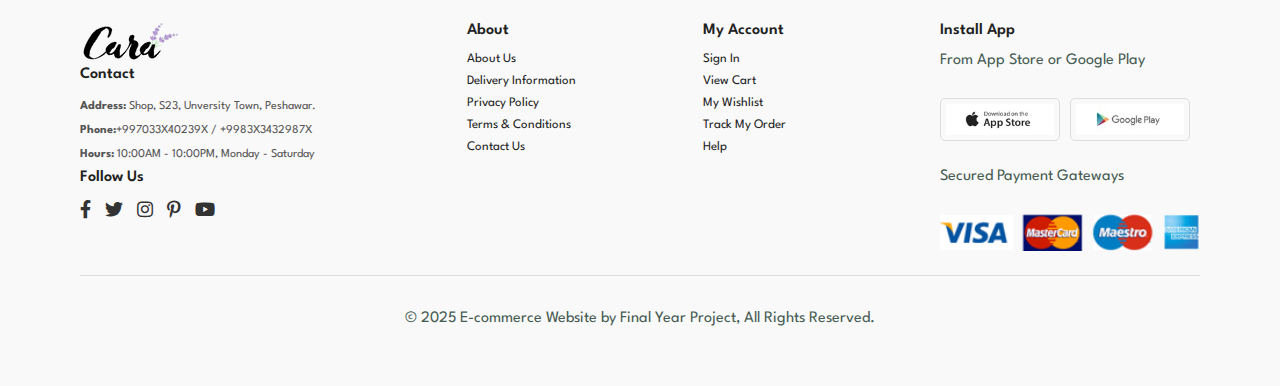
<file: single-product1.html>
<!DOCTYPE html>
<html lang="en">

<head>
    <meta charset="UTF-8" />
    <meta http-equiv="X-UA-Compatible" content="IE=edge" />
    <meta name="viewport" content="width=device-width, initial-scale=1.0" />
    <title>Product</title>
    <link rel="stylesheet" href="https://pro.fontawesome.com/releases/v5.10.0/css/all.css" />

    <link rel="stylesheet" href="style.css" />
</head>

<body>


    <!-- navbar start -->
    <nav id="header">
        <a href="#"><img src="img/logo.png" class="logo" /></a>
        <div>
            <ul id="navbar">
                <li><a href="index.html">Home</a></li>
                <li><a class="active" href="shop.html">Shop</a></li>
                <li><a href="blog.html">Blog</a></li>
                <li><a href="about.html">About</a></li>
                <li><a href="contact.html">Contact</a></li>
                <li id="lg-bag"><a href="cart.html"> <span class="cart-counter">0</span><i
                            class="far fa-shopping-bag"></i></a></li>
                <a href="" id="close"><i class="far fa-times"></i></a>
            </ul>
        </div>
        <div id="mobile">
            <a href="cart.html" id="cart-counter-mobile"><span class="cart-counter">0</span><i
                    class="far fa-shopping-bag"></i></a>
            <i id="bar" class="fas fa-outdent"></i>
        </div>
    </nav>


    <!-- signle products details -->
    <section id="pro-details" class="section-p1">
        <div class="single-pro-image">

            <img src="img/products/f1.jpg" width="100%" id="mainimg">

            <div class="small-img-gruop">

                <div class="small-img-col">
                    <img src="img/products/f1.jpg" width="100%" class="smallImg" alt="">

                </div>
                <div class="small-img-col">
                    <img src="img/products/f2.jpg" width="100%" class="smallImg" alt="">

                </div>
                <div class="small-img-col">
                    <img src="img/products/f3.jpg" width="100%" class="smallImg" alt="">

                </div>
                <div class="small-img-col">
                    <img src="img/products/f4.jpg" width="100%" class="smallImg" alt="">

                </div>
            </div>
        </div>

        <div class="single-pro-details">
            <h6>Home / T-Shirt</h6>
            <h4>Men's Fashion T- Shirt</h4>
            <h2>RS: 899</h2>
            <select class="single-select">
                <option>Select Size</option>
                <option>XL</option>
                <option>XXL</option>
                <option>Small</option>
                <option>Large</option>
            </select>

            <button class="normal" onclick="addToCart('Cartoon Astronaut T-Shirts', 899, 'img/products/f1.jpg')">Add To
                Cart</button>
            <input id="buttton-in-stock" value="In Stuck">
            <h4>Product Details</h4>
            <span>
                The Premium Cotton T-shirt is made from a high-quality 6.5 oz. per sq. yd. fabric, offering a
                perfect balance of durability and comfort. Designed to withstand regular wear and washing, this
                t-shirt provides a soft, breathable feel, making it an ideal choice for everyday use or casual
                outings.
            </span>


        </div>



    </section>

    <!-- featured products -->
    <section id="product1" class="section-p1">
        <h2>Featured Products</h2>
        <p>Summer Collection New Morden Design</p>
        <div class="pro-container">
            <div class="pro">
                <img src="img/products/n1.jpg" alt="" />
                <div class="description">
                    <span class="barnd">Dynex</span>
                    <h5>Light Blue Band Collar Shirt</h5>
                    <div class="star">
                        <i class="fas fa-star"></i>
                        <i class="fas fa-star"></i>
                        <i class="fas fa-star"></i>
                        <i class="fas fa-star"></i>
                        <i class="fas fa-star"></i>
                    </div>
                    <h4>RS:899</h4>
                </div>
                <a href="#"><i class="fal fa-shopping-cart cart"
                        onclick="addToCart('Light Blue Band Collar Shirt', 899, 'img/products/n1.jpg')"></i></a>
            </div>

            <div class="pro">
                <img src="img/products/n2.jpg" alt="" />
                <div class="description">
                    <span class="barnd">Virox</span>
                    <h5>Checked Long-Sleeve Shirt</h5>
                    <div class="star">
                        <i class="fas fa-star"></i>
                        <i class="fas fa-star"></i>
                        <i class="fas fa-star"></i>
                        <i class="fas fa-star"></i>
                        <i class="fas fa-star"></i>
                    </div>
                    <h4>RS:999</h4>
                </div>
                <a href="#"><i class="fal fa-shopping-cart cart"
                        onclick="addToCart('Checked Long-Sleeve Shirt', 999, 'img/products/n2.jpg')"></i></a>
            </div>

            <div class="pro">
                <img src="img/products/n3.jpg" alt="" />
                <div class="description">
                    <span class="barnd">Axion</span>
                    <h5>White Band Collar Shirt</h5>
                    <div class="star">
                        <i class="fas fa-star"></i>
                        <i class="fas fa-star"></i>
                        <i class="fas fa-star"></i>
                        <i class="fas fa-star"></i>
                        <i class="fas fa-star"></i>
                    </div>
                    <h4>RS:799</h4>
                </div>
                <a href="#"><i class="fal fa-shopping-cart cart"
                        onclick="addToCart('White Band Collar Shirt', 799, 'img/products/n3.jpg')"></i></a>
            </div>

            <div class="pro">
                <img src="img/products/n4.jpg" alt="" />
                <div class="description">
                    <span class="barnd">Prolix</span>
                    <h5>Printed Short-Sleeve Shirt</h5>
                    <div class="star">
                        <i class="fas fa-star"></i>
                        <i class="fas fa-star"></i>
                        <i class="fas fa-star"></i>
                        <i class="fas fa-star"></i>
                        <i class="fas fa-star"></i>
                    </div>
                    <h4>RS:1199</h4>
                </div>
                <a href="#"><i class="fal fa-shopping-cart cart"
                        onclick="addToCart('Printed Short-Sleeve Shirt', 1199, 'img/products/n4.jpg')"></i></a>
            </div>







        </div>
    </section>




    <a href="shop.html"><button id="signle-page-btn">More Item!</button></a>

    <!-- news letters -->
    <section id="newsletters" class="section-p1 section-m1">
        <div id="newstext">
            <h4>Sign Up for NewsLetters</h4>
            <p>
                Get E-mail updates about our latest shop and
                <span> spexial offers.</span>
            </p>
        </div>

        <div class="form">
            <input type="text" placeholder="Your email address" />
            <button class="normal">Sign Up</button>
        </div>
    </section>


    <!-- footer -->
    <footer class="section-p1">
        <!-- Left Section -->
        <div class="left-section">
            <a href="#"><img src="img/logo.png" alt="Logo"></a>
            <h4 class="contact">Contact</h4>
            <p><strong>Address:</strong> <span>Shop, S23, Unversity Town, Peshawar.</span></p>
            <p><strong>Phone:</strong>+997033X40239X / +9983X3432987X</p>
            <p><strong>Hours:</strong> <span>10:00AM - 10:00PM, Monday - Saturday</span></p>
            <div class="follow">
                <h4>Follow Us</h4>
                <div>
                    <i class="fab fa-facebook-f"></i>
                    <i class="fab fa-twitter"></i>
                    <i class="fab fa-instagram"></i>
                    <i class="fab fa-pinterest-p"></i>
                    <i class="fab fa-youtube"></i>
                </div>
            </div>
        </div>

        <!-- Right Section -->
        <div class="right-section">
            <div class="col">
                <h4>About</h4>
                <a href="#">About Us</a>
                <a href="#">Delivery Information</a>
                <a href="#">Privacy Policy</a>
                <a href="#">Terms & Conditions</a>
                <a href="#">Contact Us</a>
            </div>

            <div class="col">
                <h4>My Account</h4>
                <a href="#">Sign In</a>
                <a href="#">View Cart</a>
                <a href="#">My Wishlist</a>
                <a href="#">Track My Order</a>
                <a href="#">Help</a>
            </div>

            <div class="colinstall">
                <h4>Install App</h4>
                <p>From App Store or Google Play</p>
                <div class="row">
                    <a href="#" class="white"><img src="img/pay/app.jpg" alt=""></a>
                    <a href="#"><img src="img/pay/play.jpg" alt=""></a>
                </div>
                <p>Secured Payment Gateways</p>
                <img src="img/pay/pay.png" alt="">
            </div>
        </div>

        <!-- Copyright -->
        <div class="copyright">
            <p>&copy; 2025 E-commerce Website by Final Year Project, All Rights Reserved.</p>
        </div>
    </footer>



    <script>
        let mainImg = document.getElementById("mainimg");
        let smallImg = document.getElementsByClassName("smallImg");


        smallImg[0].onclick = () => {
            mainImg.src = smallImg[0].src;
        }
        smallImg[1].onclick = () => {
            mainImg.src = smallImg[1].src;
        }
        smallImg[2].onclick = () => {
            mainImg.src = smallImg[2].src;
        }



        smallImg[3].onclick = () => {
            mainImg.src = smallImg[3].src;
        }
    </script>

    <script src="script.js"></script>
</body>

</html>
</file>
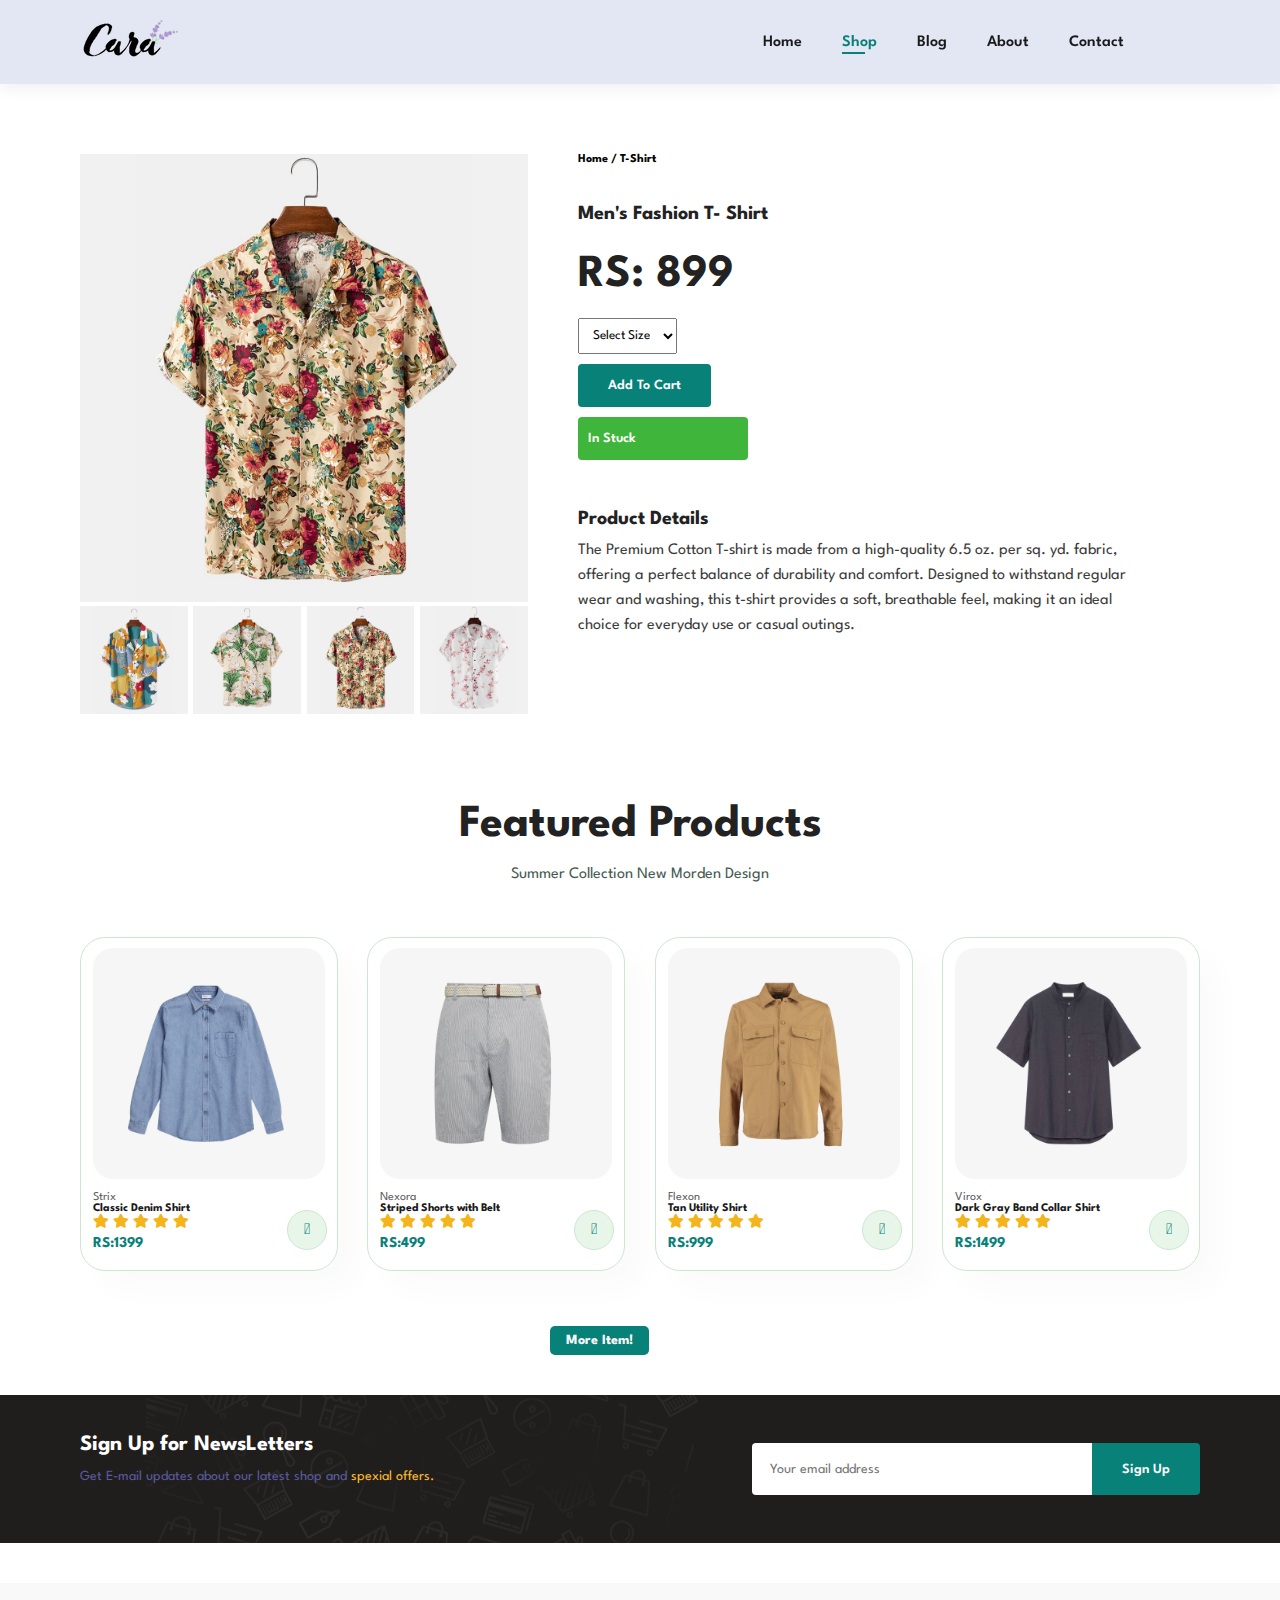
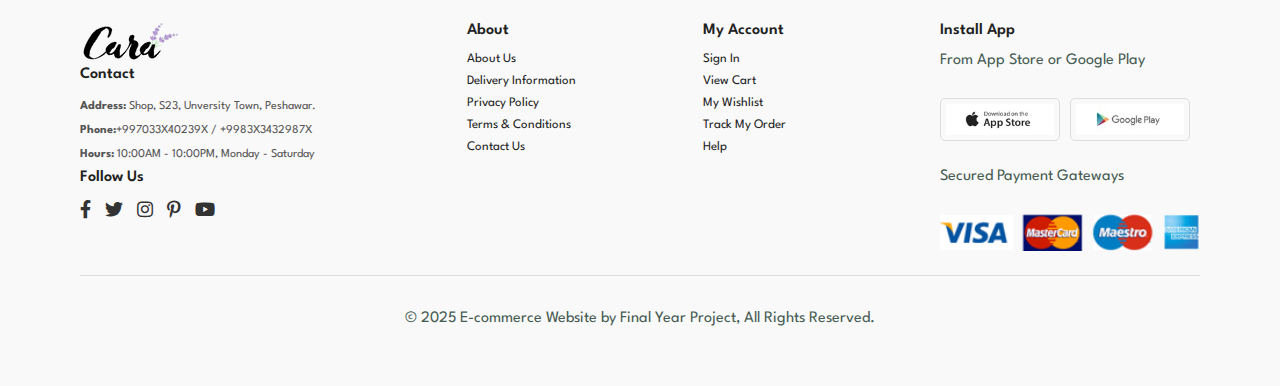
<file: single-product2.html>
<!DOCTYPE html>
<html lang="en">

<head>
    <meta charset="UTF-8" />
    <meta http-equiv="X-UA-Compatible" content="IE=edge" />
    <meta name="viewport" content="width=device-width, initial-scale=1.0" />
    <title>Product</title>
    <link rel="stylesheet" href="https://pro.fontawesome.com/releases/v5.10.0/css/all.css" />

    <link rel="stylesheet" href="style.css" />
</head>

<body>


    <!-- navbar start -->
    <nav id="header">
        <a href="#"><img src="img/logo.png" class="logo" /></a>
        <div>
            <ul id="navbar">
                <li><a href="index.html">Home</a></li>
                <li><a class="active" href="shop.html">Shop</a></li>
                <li><a href="blog.html">Blog</a></li>
                <li><a href="about.html">About</a></li>
                <li><a href="contact.html">Contact</a></li>
                <li id="lg-bag"><a href="cart.html"> <span class="cart-counter">0</span><i
                            class="far fa-shopping-bag"></i></a></li>
                <a href="" id="close"><i class="far fa-times"></i></a>
            </ul>
        </div>
        <div id="mobile">
            <a href="cart.html" id="cart-counter-mobile"><span class="cart-counter">0</span><i
                    class="far fa-shopping-bag"></i></a>
            <i id="bar" class="fas fa-outdent"></i>
        </div>
    </nav>


    <!-- signle products details -->
    <section id="pro-details" class="section-p1">
        <div class="single-pro-image">

            <img src="img/products/f3.jpg" width="100%" id="mainimg">

            <div class="small-img-gruop">

                <div class="small-img-col">
                    <img src="img/products/f1.jpg" width="100%" class="smallImg" alt="">

                </div>
                <div class="small-img-col">
                    <img src="img/products/f2.jpg" width="100%" class="smallImg" alt="">

                </div>
                <div class="small-img-col">
                    <img src="img/products/f3.jpg" width="100%" class="smallImg" alt="">

                </div>
                <div class="small-img-col">
                    <img src="img/products/f4.jpg" width="100%" class="smallImg" alt="">

                </div>
            </div>
        </div>

        <div class="single-pro-details">
            <h6>Home / T-Shirt</h6>
            <h4>Men's Fashion T- Shirt</h4>
            <h2>RS: 899</h2>
            <select class="single-select">
                <option>Select Size</option>
                <option>XL</option>
                <option>XXL</option>
                <option>Small</option>
                <option>Large</option>
            </select>

            <button class="normal" onclick="addToCart('Cartoon Astronaut T-Shirts', 899, 'img/products/f1.jpg')">Add To
                Cart</button>
            <input id="buttton-in-stock" value="In Stuck">
            <h4>Product Details</h4>
            <span>
                The Premium Cotton T-shirt is made from a high-quality 6.5 oz. per sq. yd. fabric, offering a
                perfect balance of durability and comfort. Designed to withstand regular wear and washing, this
                t-shirt provides a soft, breathable feel, making it an ideal choice for everyday use or casual
                outings.
            </span>


        </div>



    </section>

    <!-- featured products -->
    <section id="product1" class="section-p1">
        <h2>Featured Products</h2>
        <p>Summer Collection New Morden Design</p>
        <div class="pro-container">






            <div class="pro">
                <img src="img/products/n5.jpg" alt="" />
                <div class="description">
                    <span class="barnd">Strix</span>
                    <h5>Classic Denim Shirt</h5>
                    <div class="star">
                        <i class="fas fa-star"></i>
                        <i class="fas fa-star"></i>
                        <i class="fas fa-star"></i>
                        <i class="fas fa-star"></i>
                        <i class="fas fa-star"></i>
                    </div>
                    <h4>RS:1399</h4>
                </div>
                <a href="#"><i class="fal fa-shopping-cart cart"
                        onclick="addToCart('Classic Denim Shirt', 1399, 'img/products/n5.jpg')"></i></a>
            </div>

            <div class="pro">
                <img src="img/products/n6.jpg" alt="" />
                <div class="description">
                    <span class="barnd">Nexora</span>
                    <h5>Striped Shorts with Belt</h5>
                    <div class="star">
                        <i class="fas fa-star"></i>
                        <i class="fas fa-star"></i>
                        <i class="fas fa-star"></i>
                        <i class="fas fa-star"></i>
                        <i class="fas fa-star"></i>
                    </div>
                    <h4>RS:499</h4>
                </div>
                <a href="#"><i class="fal fa-shopping-cart cart"
                        onclick="addToCart('Striped Shorts with Belt', 499, 'img/products/n6.jpg')"></i></a>
            </div>

            <div class="pro">
                <img src="img/products/n7.jpg" alt="" />
                <div class="description">
                    <span class="barnd">Flexon</span>
                    <h5>Tan Utility Shirt</h5>
                    <div class="star">
                        <i class="fas fa-star"></i>
                        <i class="fas fa-star"></i>
                        <i class="fas fa-star"></i>
                        <i class="fas fa-star"></i>
                        <i class="fas fa-star"></i>
                    </div>
                    <h4>RS:999</h4>
                </div>
                <a href="#"><i class="fal fa-shopping-cart cart"
                        onclick="addToCart('Tan Utility Shirt', 999, 'img/products/n7.jpg')"></i></a>
            </div>

            <div class="pro">
                <img src="img/products/n8.jpg" alt="" />
                <div class="description">
                    <span class="barnd">Virox</span>
                    <h5>Dark Gray Band Collar Shirt</h5>
                    <div class="star">
                        <i class="fas fa-star"></i>
                        <i class="fas fa-star"></i>
                        <i class="fas fa-star"></i>
                        <i class="fas fa-star"></i>
                        <i class="fas fa-star"></i>
                    </div>
                    <h4>RS:1499</h4>
                </div>
                <a href="#"><i class="fal fa-shopping-cart cart"
                        onclick="addToCart('Dark Gray Short-Sleeve Band Collar Shirt', 1499, 'img/products/n8.jpg')"></i></a>
            </div>
        </div>
    </section>




    <a href="shop.html"><button id="signle-page-btn">More Item!</button></a>


    <!-- news letters -->
    <section id="newsletters" class="section-p1 section-m1">
        <div id="newstext">
            <h4>Sign Up for NewsLetters</h4>
            <p>
                Get E-mail updates about our latest shop and
                <span> spexial offers.</span>
            </p>
        </div>

        <div class="form">
            <input type="text" placeholder="Your email address" />
            <button class="normal">Sign Up</button>
        </div>
    </section>


    <!-- footer -->
    <footer class="section-p1">
        <!-- Left Section -->
        <div class="left-section">
            <a href="#"><img src="img/logo.png" alt="Logo"></a>
            <h4 class="contact">Contact</h4>
            <p><strong>Address:</strong> <span>Shop, S23, Unversity Town, Peshawar.</span></p>
            <p><strong>Phone:</strong>+997033X40239X / +9983X3432987X</p>
            <p><strong>Hours:</strong> <span>10:00AM - 10:00PM, Monday - Saturday</span></p>
            <div class="follow">
                <h4>Follow Us</h4>
                <div>
                    <i class="fab fa-facebook-f"></i>
                    <i class="fab fa-twitter"></i>
                    <i class="fab fa-instagram"></i>
                    <i class="fab fa-pinterest-p"></i>
                    <i class="fab fa-youtube"></i>
                </div>
            </div>
        </div>

        <!-- Right Section -->
        <div class="right-section">
            <div class="col">
                <h4>About</h4>
                <a href="#">About Us</a>
                <a href="#">Delivery Information</a>
                <a href="#">Privacy Policy</a>
                <a href="#">Terms & Conditions</a>
                <a href="#">Contact Us</a>
            </div>

            <div class="col">
                <h4>My Account</h4>
                <a href="#">Sign In</a>
                <a href="#">View Cart</a>
                <a href="#">My Wishlist</a>
                <a href="#">Track My Order</a>
                <a href="#">Help</a>
            </div>

            <div class="colinstall">
                <h4>Install App</h4>
                <p>From App Store or Google Play</p>
                <div class="row">
                    <a href="#" class="white"><img src="img/pay/app.jpg" alt=""></a>
                    <a href="#"><img src="img/pay/play.jpg" alt=""></a>
                </div>
                <p>Secured Payment Gateways</p>
                <img src="img/pay/pay.png" alt="">
            </div>
        </div>

        <!-- Copyright -->
        <div class="copyright">
            <p>&copy; 2025 E-commerce Website by Final Year Project, All Rights Reserved.</p>
        </div>
    </footer>



    <script>
        let mainImg = document.getElementById("mainimg");
        let smallImg = document.getElementsByClassName("smallImg");


        smallImg[0].onclick = () => {
            mainImg.src = smallImg[0].src;
        }
        smallImg[1].onclick = () => {
            mainImg.src = smallImg[1].src;
        }
        smallImg[2].onclick = () => {
            mainImg.src = smallImg[2].src;
        }



        smallImg[3].onclick = () => {
            mainImg.src = smallImg[3].src;
        }
    </script>

    <script src="script.js"></script>
</body>

</html>
</file>
<file: style.css>
@import url("https://fonts.googleapis.com/css2?family=Spartan:wght@100;200;300;400;500;600;700;800;900&display=swap");
* {
  margin: 0;
  padding: 0;
  box-sizing: border-box;
  font-family: "Spartan", sans-serif;
}

html {
  scroll-behavior: smooth;
}

/* Global Styles */

h1 {
  font-size: 50px;
  line-height: 64px;
  color: #222;
}

h2 {
  font-size: 46px;
  line-height: 54px;
  color: #222;
}

h4 {
  font-size: 20px;
  color: #222;
}

h6 {
  font-weight: 700;
  font-size: 12px;
}

p {
  font-size: 16px;
  color: #465b52;
  margin: 15px 0 20px 0;
}

.section-p1 {
  padding: 40px 80px;
}

.section-m1 {
  margin: 40px 0;
}

button.normal {
  font-size: 14px;
  font-weight: 600;
  padding: 15px 30px;
  color: #000000;
  background-color: white;
  border-radius: 4px;
  cursor: pointer;
  border: none;
  outline: none;
  transition: 0.2s;
}

button.white {
  font-size: 13px;
  font-weight: 600;
  padding: 11px 18px;
  color: #fffefe;
  background-color: transparent;
  cursor: pointer;
  border: 1px solid white;
  outline: none;
  transition: 0.2s;
}

 #buttton-in-stock {
    font-size: 14px;
    font-weight: 600;
    padding: 15px 10px;
    color: #ffffff;
    background-color: rgb(63, 182, 59);
    border-radius: 4px;
    margin-bottom: 10px;
    border: none;
    outline: none;
    transition: 0.2s;
  
  
} 
body {
  width: 100%;
}

/* Header Start */

.marquee-container {
  color: #ffffff;
  background-color: #000000;
  font-weight: 600;
  height: 50px;
  padding: 10px;
  text-align: center;
}

marquee {
  font-size: 15px;
  margin: 5px 0px 0px 0px;
}

#header {
  display: flex;
  align-items: center;
  justify-content: space-between;
  padding: 20px 80px;
  background-color: #e3e6f3;
  box-shadow: 0 5px 15px rgba(0, 0, 0, 0.06);
  z-index: 999;
  position: sticky;
  top: 0;
  left: 0;
}

#navbar {
  display: flex;
  align-items: center;
  justify-content: center;
}

#navbar li {
  list-style: none;
  padding: 0 20px;
  position: relative;
}

#navbar li a {
  text-decoration: none;
  font-size: 16px;
  font-weight: 600;
  color: #1a1a1a;
  transition: 0.3s ease;
}

#navbar li a:hover {
  color: #088178;
}

#navbar li a:hover,
#navbar li a.active {
  color: #088178;
}

#navbar li a.active::after,
#navbar li a:hover::after {
  content: "";
  width: 30%;
  height: 2px;
  background-color: #088178;
  position: absolute;
  bottom: -4px;
  left: 20px;
}

.cart-counter{

          position: absolute; 
          top: 0; 
          right: 0; 
          background: red; 
          color: white; 
          font-size: 9px; 
          font-weight: bold; 
          border-radius: 50%; 
          width: 15px; 
          height: 15px; 
          padding-top: 2px;
          display: flex; 
          align-items: center; 
          justify-content: center;
          display: none;


}

#mobile {
  display: none;
  align-items: center;
}

#close {
  display: none;
}

/*  Home Page */

#hero {
  background-image: url("img/hero4.png");
  height: 90vh;
  width: 100%;
  background-size: cover;
  background-position: top 25% right 0;
  padding: 0 80px;
  display: flex;
  flex-direction: column;
  align-items: flex-start;
  justify-content: center;
}

#hero h4 {
  padding-bottom: 15px;
}

#hero h1 {
  color: #088178;
}

#hero button {
  background-image: url(img/button.png);
  background-color: transparent;
  color: #088178;
  border: 0;
  padding: 14px 80px 14px 65px;
  background-repeat: no-repeat;
  cursor: pointer;
  font-weight: 700;
  font-size: 15px;
}

#feature {
  display: flex;
  align-items: center;
  justify-content: space-between;
  flex-wrap: wrap;
}

#feature .fe-box {
  width: 150px;
  text-align: center;
  padding: 25px 15px;
  box-shadow: 20px 20px 35px rgba(0, 0, 0, 0.03);
  border: 1px solid #cce7d0;
  border-radius: 4px;
  margin: 15px 0;
}

#feature .fe-box:hover {
  box-shadow: 10px 10px 54px rgba(70, 62, 221, 0.1);
}

#feature .fe-box img {
  width: 100%;
  margin-bottom: 10px;
}

#feature .fe-box h6 {
  display: inline-block;
  padding: 9px 8px 6px 8px;
  line-height: 1;
  color: #088178;
  background-color: #ebfaf8;
  border-radius: 5px;
}

#feature .fe-box:nth-child(2) h6 {
  background-color: #fee5fe;
}

#feature .fe-box:nth-child(3) h6 {
  background-color: #edfac8;
}

#feature .fe-box:nth-child(4) h6 {
  background-color: #e3e6f7;
}

#feature .fe-box:nth-child(5) h6 {
  background-color: #f6e5f6;
}

#feature .fe-box:nth-child(6) h6 {
  background-color: #f9ede0;
}

#product1 {
  text-align: center;
}

#product1 .pro-container {
  display: flex;
  justify-content: space-between;
  padding-top: 20px;
  flex-wrap: wrap;
}

#product1 .pro {
  width: 23%;
  min-width: 250px;
  padding: 10px 12px;
  border: 1px solid#cce7d0;
  border-radius: 25px;
  box-shadow: 20px 20px 30px rgba(0, 0, 0, 0.02);
  margin: 15px 0;
  transition: 0.2s ease;
  position: relative;
}

#product1 .pro:hover {
  box-shadow: 20px 20px 30px rgba(0, 0, 0, 0.06);
  cursor: pointer;
}

#product1 .pro img {
  width: 100%;
  border-radius: 20px;
}

#product1 .pro .description {
  text-align: start;
  padding: 10px 0;
}

#product1 .pro .description .barnd {
  color: #606063;
  font-size: 12px;
}

#product1 .pro .description {
  padding-top: 7px;
  color: #1a1a1a;
  font-size: 14px;
}

#product1 .pro .description i {
  font: 12px;
  color: rgb(243, 181, 25);
}

#product1 .pro .description h4 {
  padding-top: 7px;
  font-size: 15px;
  font-weight: 700;
  color: #088178;
}

#product1 .pro .cart {
  width: 40px;
  height: 40px;
  line-height: 40px;
  border-radius: 50px;
  background-color: #e8f6ea;
  color: #088178;
  font-weight: 500;
  border: 1px solid #cce7d0;
  position: absolute;
  bottom: 20px;
  right: 10px;
}

#banner {
  display: flex;
  flex-direction: column;
  justify-content: center;
  align-items: center;
  text-align: center;
  background-image: url(img/banner/b2.jpg);
  width: 100%;
  height: 40vh;
  background-size: cover;
  background-position: center;
}

#banner h4 {
  color: white;
  font-size: 16px;
}

#banner h2 {
  color: white;
  font-size: 30px;
  padding: 10px 0;
}

#banner h2 span {
  color: #c13636;
}

#banner button:hover {
  background-color: #088178;
  color: white;
}

#sm-banner {
  display: flex;
  justify-content: space-between;
  flex-wrap: wrap;
}

#sm-banner .banner-box {
  display: flex;
  flex-direction: column;
  justify-content: center;
  align-items: flex-start;
  text-align: center;
  background-image: url(img/banner/b17.jpg);
  width: 500px;
  height: 50vh;
  background-size: cover;
  background-position: center;
  padding: 25px;
}

#sm-banner .banner-box2 {
  background-image: url(img/banner/b10.jpg);
}

#sm-banner h4 {
  color: white;
  font-size: 20px;
  font-weight: 300;
}

#sm-banner h2 {
  color: white;
  font-size: 30px;
  font-weight: 800;
}

#sm-banner span {
  color: white;
  font-size: 13px;
  font-weight: 500;
  padding-bottom: 15px;
}

#sm-banner .banner-box:hover button {
  background-color: #088178;
  color: white;
}

#banner3 {
  display: flex;
  justify-content: space-between;
}

#banner3 .banner-box {
  display: flex;
  flex-direction: column;
  justify-content: center;
  align-items: flex-start;
  text-align: center;
  background-image: url(img/banner/b7.jpg);
  width: 30%;
  height: 30vh;
  background-size: cover;
  background-position: center;
  padding: 20px;
  margin: 20px;
}

#banner3 .banner-box2 {
  background-image: url(img/banner/b4.jpg);
}

#banner3 .banner-box3 {
  background-image: url(img/banner/b18.jpg);
}
#banner3 .banner-box2-h2 {
  font-size: 15px !important;
  font-weight: 700;
}
#banner3 h2 {
  color: white;
  font-weight: 900;
  font-size: 15px;
}

#banner3 h3 {
  color: rgb(187, 51, 51);
  font-weight: 800;
  font-size: 15px;
}

#newsletters {
  display: flex;
  justify-content: space-between;
  flex-wrap: wrap;
  align-items: center;
  background-image: url("img/banner/b14.png");
  background-repeat: no-repeat;
  background-position: 20% 30%;
  background-color: #201d1d;
}

#newsletters h4 {
  font-size: 22px;
  font-weight: 700px;
  color: #ffffff;
}

#newsletters p {
  font-size: 14px;
  font-weight: 600px;
  color: #595b9f;
}

#newsletters p span {
  color: #ffbd27;
}

#newsletters .form {
  display: flex;
  width: 40%;
}
#newsletters input {
  height: 3.235rem;
  padding: 0 1.24em;
  font-size: 14px;
  width: 100%;
  border: 1px solid transparent;
  border-radius: 4px;
  outline: none;
  border-top-right-radius: 0;
  border-bottom-right-radius: 0;
}

#newsletters button {
  background-color: #088178;
  color: white;
  white-space: nowrap;
  border-top-left-radius: 0;
  border-bottom-left-radius: 0;
}

/* footer */

footer {
  display: flex;
  justify-content: space-between;
  align-items: flex-start;
  flex-wrap: wrap;
  padding: 40px 80px;
  background-color: #f9f9f9;
  font-family: Arial, sans-serif;
  color: #222;
}

footer .left-section {
  flex: 1;
  max-width: 35%;
  margin-right: 20px;
}

footer .left-section h4 {
  font-size: 16px;
  margin-bottom: 15px;
  font-weight: 600;
}

footer .left-section p {
  font-size: 12px;
  line-height: 1.6;
  margin: 5px 0;
  color: #555;
}

footer .follow i {
  font-size: 18px;
  margin-right: 10px;
  color: #333;
  transition: color 0.3s;
}

footer .follow i:hover {
  color: #088178;
}

footer .right-section {
  display: flex;
  justify-content: space-between;
  gap: 40px;
  flex: 2;
}

footer .right-section .col {
  flex: 1;
  max-width: 30%;
}

footer .right-section h4 {
  font-size: 16px;
  margin-bottom: 15px;
  font-weight: 600;
}

footer .right-section a {
  display: block;
  color: #222;
  font-size: 13px;
  margin-bottom: 10px;
  text-decoration: none;
}

footer .right-section a:hover {
  color: #088178;
}

footer .colinstall .row {
  display: flex;
  justify-content: flex-start;
  gap: 10px;
}

footer .colinstall .row img {
  width: 120px;
  border: 1px solid #ddd;
  padding: 5px;
  border-radius: 5px;
}

footer .colinstall img {
  width: 100%;
  margin-top: 10px;
}

footer .copyright {
  width: 100%;
  text-align: center;
  padding-top: 20px;
  border-top: 1px solid #ddd;
  margin-top: 20px;
  font-size: 14px;
  color: #777;
}

/* Shop page */

#page-header {
  background-image: url(img/banner/b1.jpg);
  width: 100%;
  height: 40vh;
  background-size: cover;
  display: flex;
  justify-content: center;
  text-align: center;
  flex-direction: column;
  padding: 14px;
}

#page-header h2 {
  padding-top: 80px;
}
#page-header h2,
#page-header p {
  color: #fff;
}



/* single product page */

#pro-details {
  display: flex;
 
}

#pro-details .single-pro-image {
  width: 40%;
  margin-right: 50px;
  margin-top: 30px;
}

.small-img-gruop {
  display: flex;
  justify-content: space-between;
}
.small-img-col {
  flex-basis: 24%;
  cursor: pointer;
}

#pro-details .single-pro-details {
  width: 50%;
  padding-top: 30px;
}

#pro-details .single-pro-details h4 {
  padding: 40px 0 20px 0;
  margin-bottom: -10px;
}

#pro-details .single-pro-details h2 {
  padding-bottom: 16px;
  margin-top: 15px;

}

#pro-details .single-pro-details select {
  display: block;
  padding: 10px 10px;
  margin-bottom: 10px;
 
}



#pro-details .single-pro-details button {
  background-color: #088178;
  color: #fff;
  display: block;
  margin-bottom: 10px;

}




#pro-details .single-pro-details span {
  line-height: 25px;
  color: #3c3b3b;
}

#signle-page-btn{

  background-color: #088178; 
  color: white; 
  border: none; 
  border-radius: 5px; 
  padding: 8px 16px; 
  font-size: 14px; 
  font-weight: bold; 
 margin-left: 550px;
 cursor: pointer;

}

/* blog page start */

#page-header.blog-header {
  background-image: url(img/banner/b19.jpg);
}

#blog {
  padding: 150px 150px 0px 150px;
}

#blog .blog-box {
  display: flex;
  align-items: center;
  width: 100%;
  position: relative;
  padding-bottom: 90px;
}

#blog .blog-img {
  width: 50%;
  margin-right: 40px;
}

#blog img {
  width: 100%;
  height: 300px;
  object-fit: cover;
}

#blog .blog-details {
  width: 50%;
}

#blog .blog-details a {
  text-decoration: none;
  font-size: 11px;
  color: #000;
  font-weight: 700;
  position: relative;
}

#blog .blog-details a::after {
  content: "";
  width: 50px;
  height: 2px;
  background-color: #504f4f;
  position: absolute;
  top: 4px;
  right: -60px;
}

#blog .blog-details a:hover {
  color: #088178;
  transition: 0.3s;
}

#blog .blog-details a:hover::after {
  background-color: #088178;
}

#blog .blog-box h1 {
  position: absolute;
  top: -40px;
  left: 0px;
  font-weight: 700;
  font-size: 70px;
  color: #bfc0bf;
  z-index: -9;
}

/* about page */

#page-header.about-header {
  background-image: url("img/about/banner.png");
}

#about-head img {
  width: 50%;
  height: auto;
  margin-top: 30px;
  border-radius: 10px;
}

#about-head {
  display: flex;
  align-items: center;
}
#about-head div {
  padding-left: 40px;
}

#about-head div p {
  text-align: justify;
  text-align-last: justify;
  line-height: 1.5;
}

#about-app {
  text-align: center;
}

#about-app a {
  text-decoration: none;
  color: #161a76;
}

#about-app a:hover {
  color: #088178;
  transition: 0.4s;
}
#about-app .video {
  width: 70%;
  height: 100%;
  margin: 30px auto 0 auto;
}

#about-app .video video {
  width: 100%;
  height: 100%;
  border-radius: 20px;
}

/* contact page */

#contact-details {
  display: flex;
  align-items: center;
  justify-content: space-between;
  margin-bottom: 30px;
}

#contact-details .details {
  width: 40%;
  margin-top: 15px;
}

#contact-details .details span {
  font-size: 12px;
}

#contact-details .details h2 {
  font-size: 26px;
  line-height: 35px;
  padding: 20px 0;
}

#contact-details .details h3 {
  font-size: 16px;
  padding-bottom: 10px;
}

#contact-details .details li {
  list-style: none;
  display: flex;
  padding: 10px 0;
}

#contact-details .details li i {
  font-size: 14px;
  padding-right: 10px;
}

#contact-details .details li p {
  margin: 0;
  font-size: 14px;
}

#contact-details .map {
  width: 55%;
  height: 300px;
  margin-top: 25px;
}

#contact-details .map iframe {
  border-radius: 4px;
  width: 100%;
  height: 100%;
}

#form h6 {
  font-size: 10px;
  color: #7e7e7e;
  margin-bottom: 15px;
}

#form {
  max-width: 900px;
  margin: 0 auto;
  padding: 20px;
  background-color: #f9f9f9;
  border: 1px solid #ddd;
  border-radius: 8px;
}

input[type="text"],
input[type="email"],
textarea {
  width: 100%;
  padding: 12px;
  border: 1px solid #ccc;
  border-radius: 4px;
  resize: vertical;
}

label {
  padding: 12px 12px 12px 0;
  display: inline-block;
}

input[type="submit"] {
  background-color: #088178;
  color: white;
  padding: 12px 20px;
  border: none;
  border-radius: 4px;
  cursor: pointer;
  width: 200px; /* Controlled button width */
  text-align: center;
}

input[type="submit"]:hover {
  background-color: #066d67;
}

.container {
  border-radius: 5px;
  background-color: #f2f2f2;
  padding: 20px;
}

.col-75 {
  float: left;
  width: 75%;
  margin-top: 6px;
}

.row {
  margin-top: 15px;
}

.row:after {
  content: "";
  display: table;
  clear: both;
}


/* cart section */


.cart-head-header {
  position: relative;
  width: 100%;
  height: 60vh;
  display: flex;
  justify-content: center; 
  align-items: center;
  text-align: center;
  flex-direction: column;
  padding: 14px;
  overflow: hidden;
}

.cart-head-header::before {
  content: "";
  position: absolute;
  top: 0;
  left: 0;
  width: 100%;
  height: 100%;
  background-image: url(img/cart/cart-head.webp);
  background-size: cover; 
  background-position: center; 
  filter: blur(5px);
  transform: scale(1.1); /* Prevents blur edge artifacts */
  z-index: -1;
}

.cart-head-header::after {
  content: "";
  position: absolute;
  top: 0;
  left: 0;
  width: 100%;
  height: 100%;
  background-color: rgba(0, 0, 0, 0.3);
  z-index: -1;
}


.cart-head-header > * {
  position: relative;
  z-index: 1;
}

.cart-head-header h2{

  color: #fff;
}

.cart-head-header p{
  font-size: 20px;
  color: #ffffff !important;


}

#cart-main #total{

  margin: 10px auto;
  width: 480px;
  padding: 20px 150px;
  font-weight: 700;
  z-index: 999;
  border-radius: 5px;
  position: sticky;
  top: 0;
  left: 0;
  background-color: #28a392;
  color: #fff;
  box-shadow: 0 2px 10px rgba(0, 0, 0, 0.6);
}


  .cart-item {
    display: flex;
    align-items: center;
    gap: 15px;
    background: #ffffff;
    padding: 15px;
    margin: 15px auto;
    border-radius: 5px;
    box-shadow: 0 2px 5px rgba(0, 0, 0, 0.2);
    width: 40%;
    max-width: 600px;
  }

  .cart-item:hover{

    box-shadow: 0 2px 5px rgba(0, 0, 0, 0.4);
    transition: 0.5s;
  }

  .cart-item img {
    width: 100px;
    height: 100px;
    object-fit: cover;
    border-radius: 5px;
  }

  .item-details {
    flex-grow: 1;
  }

  main button {
    padding: 5px 10px;
   
    cursor: pointer;
    border: none;
    background: #bbd3ef;
    color: #000000;
    border-radius: 5px;
    transition: background-color 0.3s ease;
    text-decoration: none;
    font-size: 16px;
    font-weight: 600;
  }

  main button:hover {
    background-color: #90a2b7;
  }

  hr {
    margin: 10px 0;
  }

  .pro img {
    width: 100%;
    height: auto;
    object-fit: cover;
  }

  .cart-item h3{

    font-size: 15px;
  }





/* start Media query */

  

@media (max-width: 799px) {
  .section-p1 {
    padding: 40px 40px;
  }
  #navbar {
    display: flex;
    flex-direction: column;
    align-items: flex-start;
    justify-content: flex-start;
    position: fixed;
    top: 0;
    right: -300px;
    height: 100vh;
    width: 300px;
    background-color: #e3e6f3;
    box-shadow: rgba(0, 0, 0, 0.02);
    padding: 80px 0 0 10px;
    transition: 0.3s;
  }
  #navbar.active {
    right: 0px;
  }
  #navbar li {
    margin-bottom: 25px;
  }

  #mobile {
    display: flex;
    align-items: center;
   
  }

  #mobile i {
    color: #151414;
    font-size: 24px;
    padding-left: 20px;
  }



  .cart-counter {
    position: absolute;
    top: 20px;
    right: 110px;
    
}


  #close {
    display: initial;
    position: absolute;
    top: 30px;
    left: 30px;
    color: #222;
    font-size: 24px;
  }

  #lg-bag {
    display: none;
  }

  #hero {
    height: 70vh;
    padding: 0 80px;
    background-position: top 30% right 40%;
  }

  #feature {
    justify-content: center;
  }

  #feature .fe-box {
    margin: 15px 15px;
  }

  #product1 .pro-container {
    justify-content: center;
  }

  #product1 .pro {
    margin: 15px;
  }

  #banner {
    height: 20vh;
  }

  #sm-banner .banner-box {
    min-width: 100%;
    height: 30vh;
    margin-top: 20px;
  }

  #banner3 {
    padding: 0 40px;
  }

  #banner3 .banner-box {
    width: 35%;
  }

  #banner3 .banner-box2-h2 {
    font-size: 10px !important;
    font-weight: 900;
  }

  #newsletters .form {
    width: 65%;
  }


  #signle-page-btn {
    
    margin-left: 330px;
}

  /* about page */

  #page-header.about-header {
    height: 30%;
    padding-bottom: 10px;
  }

  #about-head div h2 {
    font-size: 30px;
  }


/* contact page */

#contact-details .details h2 {
  font-size: 18px;
  line-height: 35px;
  padding: 20px 0;
}

#form {
  width: 700px;
}
.col-25,
.col-75 {
  width: 100%;
  margin-top: 0;
}

input[type="submit"] {
  width: 150px;
}

/* cart */
.cart-head-header {

    height: 30vh; 
    padding: 10px; 
  
}

.cart-item {
 
  width: 60%;
  
}

.cart-head-header p{

  font-size: 25px;
}

.cart-item h3{

  font-size: 15px;
}

}


/* media querye for mobile */

@media (max-width: 477px) {
  .section-p1 {
    padding: 20px;
  }

  #header {
    padding: 10px 30px;
  }

  h1 {
    font-size: 38px;
  }

  h2 {
    font-size: 25px;
  }

  p {
    font-size: 14px;
  }
  #hero {
    padding: 0 20px;
    background-position: 55%;
    color: #222;
  }

  #feature {
    justify-content: space-between;
  }

  #feature .fe-box {
    width: 155px;
    margin: 0 0 15px 0;
  }

  #product1 .pro {
    width: 100%;
  }

  #banner {
    height: 35vh;
  }

  #sm-banner .banner-box {
    height: 40vh;
  }

  #banner3 {
    padding: 0 10px;
    display: block;
  }

  #banner3 .banner-box {
    width: 90%;
    max-width: 300px;
    margin: 0 auto;
    margin-top: 10px;
  }

  #banner3 .banner-box2-h2 {
    font-size: 15px !important;
    font-weight: 900;
  }

  #newsletters .form {
    width: 100%;
  }
  #newsletters {
    padding: 40px 20px;
  }

  footer {
    flex-direction: column;
    padding: 20px 40px;
    align-items: center;
    text-align: center;
  }

  footer .left-section {
    max-width: 100%;
    margin-right: 0;
    margin-bottom: 20px;
  }

  footer .left-section a {
    padding-left: 55px;
    border-bottom: 1px solid rgba(212, 209, 209, 0.837);
  }

  footer .left-section p {
    align-items: flex-start;
  }

  footer .left-section .contact {
    margin-top: 20px;
  }

  footer .right-section {
    flex-direction: column;
    gap: 20px;
  }

  footer .right-section .col {
    max-width: 100%;
  }

  /* single product */

  #pro-details {
    display: flex;
    flex-direction: column;
  }

  #pro-details .single-pro-image {
    width: 100%;
  }

  #pro-details .single-pro-details {
    width: 100%;

  }

  #pro-details .single-pro-details select {
  
    margin-bottom: 20px;
}

  #signle-page-btn {
    
    margin-left: 130px;
}

  /* blog page */

  #page-header {
    width: 100%;
    height: 25vh;

    padding: 0px 14px 14px 14px;
  }

  #blog {
    padding: 100px 20px 0px 20px;
  }

  #blog .blog-box {
    display: flex;
    flex-direction: column;
    align-items: flex-start;
  }

  #blog .blog-img {
    width: 100%;
    margin-bottom: 30px;
  }

  #blog .blog-details {
    width: 100%;
  }

  /* ABOUT PAGE */

  .about-header #page-header-p {
    font-size: 13px;
  }

  #about-head {
    flex-direction: column;
  }

  #about-head img {
    width: 100%;
    margin-bottom: 20px;
  }

  #about-head div {
    padding-left: 0px;
  }

  #about-app h1 {
    font-size: 30px;
  }

  #about-app .video {
    width: 100%;
  }

  /* contact page */

  #contact-details {
    flex-direction: column;
  }

  #contact-details .details {
    width: 100%;
    margin-bottom: 30px;
  }
  #contact-details .details h2 {
    font-size: 16px;
  }
  #contact-details .map {
    width: 100%;
    height: 400px;
  }

  #form {
    width: 300px;
  }

  input[type="submit"] {
    width: 100%;
    padding: 10px;
  }

  .cart-head-header {

    height: 20vh; 
    padding: 10px; 
  
  }
  
  .cart-head-header p{
  
    font-size: 10px;
  }
  
  .cart-item {
    width: 80%;
    flex-direction: column;
    padding: 15px;
    gap: 10px;
    
}

.cart-item h3{

  font-size: 12px;
}

.cart-counter {
  display: flex;  
  font-size: 8px;  
  width: 14px;
  height: 14px;
  padding-top: 1px;
  top: 9px;  
  right: 63px;
}

#cart-main #total{


  width: 300px;
  padding: 20px 60px;
  
}
}
</file>
<file: auth.css>
/* Auth Styles */

/* Auth Header */
.auth-header {
  background-image: url("img/banner/b1.jpg");
  width: 100%;
  height: 30vh;
  background-size: cover;
  display: flex;
  justify-content: center;
  text-align: center;
  flex-direction: column;
  padding: 14px;
}

.auth-header h2,
.auth-header p {
  color: #fff;
}

/* Auth Form Container */
.auth-container {
  padding: 40px 0;
  display: flex;
  justify-content: center;
  align-items: center;
}

.auth-form-container {
  width: 100%;
  max-width: 450px;
  padding: 0 20px;
}

.auth-form {
  background-color: #fff;
  padding: 30px;
  border-radius: 8px;
  box-shadow: 0 0 20px rgba(0, 0, 0, 0.1);
}

.auth-form h2 {
  font-size: 24px;
  text-align: center;
  color: #088178;
  margin-bottom: 20px;
}

.form-group {
  margin-bottom: 20px;
}

.form-group label {
  display: block;
  margin-bottom: 8px;
  font-weight: 500;
  color: #333;
}

.form-group input {
  width: 100%;
  padding: 12px;
  border: 1px solid #ddd;
  border-radius: 4px;
  font-size: 14px;
  transition: border-color 0.3s;
}

.form-group input:focus {
  border-color: #088178;
  outline: none;
}

.auth-button {
  width: 100%;
  padding: 12px;
  background-color: #088178;
  color: #fff;
  border: none;
  border-radius: 4px;
  font-size: 16px;
  font-weight: 600;
  cursor: pointer;
  transition: background-color 0.3s;
}

.auth-button:hover {
  background-color: #066a63;
}

.auth-switch {
  margin-top: 20px;
  text-align: center;
  font-size: 14px;
  color: #666;
}

.auth-switch a {
  color: #088178;
  text-decoration: none;
  font-weight: 600;
}

.auth-switch a:hover {
  text-decoration: underline;
}

.error-message {
  background-color: #ffeeee;
  color: #e74c3c;
  padding: 10px;
  border-radius: 4px;
  margin-bottom: 20px;
  font-size: 14px;
  display: none;
}

/* Profile Page Styles */
.profile-container {
  width: 100%;
  max-width: 900px;
  margin: 0 auto;
  padding: 0 20px;
}

.profile-card {
  background-color: #fff;
  padding: 30px;
  border-radius: 8px;
  box-shadow: 0 0 20px rgba(0, 0, 0, 0.1);
  margin-bottom: 30px;
}

.profile-info h2 {
  color: #088178;
  margin-bottom: 20px;
  font-size: 24px;
}

.profile-details {
  margin-bottom: 30px;
}

.profile-details p {
  margin: 10px 0;
  font-size: 16px;
  color: #333;
}

.profile-actions {
  display: flex;
  justify-content: space-between;
}

.order-history {
  background-color: #fff;
  padding: 30px;
  border-radius: 8px;
  box-shadow: 0 0 20px rgba(0, 0, 0, 0.1);
}

.order-history h2 {
  color: #088178;
  margin-bottom: 20px;
  font-size: 24px;
}

.no-orders-message {
  text-align: center;
  padding: 20px;
}

.no-orders-message p {
  color: #666;
  margin-bottom: 20px;
}

.shop-now-btn {
  display: inline-block;
  padding: 10px 20px;
  background-color: #088178;
  color: #fff;
  text-decoration: none;
  border-radius: 4px;
  font-weight: 600;
  transition: background-color 0.3s;
}

.shop-now-btn:hover {
  background-color: #066a63;
}

/* Order History Items */
.order-item {
  border: 1px solid #ddd;
  border-radius: 6px;
  margin-bottom: 15px;
  overflow: hidden;
}

.order-header {
  background-color: #f9f9f9;
  padding: 12px 15px;
  display: flex;
  justify-content: space-between;
  border-bottom: 1px solid #eee;
}

.order-id {
  font-weight: 600;
  color: #333;
}

.order-date {
  color: #666;
  font-size: 14px;
}

.order-details {
  padding: 15px;
  display: flex;
  justify-content: space-between;
  align-items: center;
}

.order-items {
  flex: 1;
  font-size: 14px;
  color: #333;
}

.order-total {
  font-weight: 600;
  color: #088178;
  margin: 0 20px;
}

.order-status {
  padding: 4px 8px;
  border-radius: 4px;
  font-size: 12px;
  font-weight: 600;
  text-align: center;
  min-width: 80px;
}

.order-status.processing {
  background-color: #fff8e1;
  color: #f57c00;
}

.order-status.shipped {
  background-color: #e3f2fd;
  color: #1976d2;
}

.order-status.delivered {
  background-color: #e8f5e9;
  color: #388e3c;
}

.order-status.cancelled {
  background-color: #ffebee;
  color: #d32f2f;
}

/* Responsive Styles */
@media (max-width: 768px) {
  .auth-form-container {
    padding: 0 15px;
  }
  
  .auth-form {
    padding: 20px;
  }
  
  .profile-container {
    padding: 0 15px;
  }
  
  .profile-card, .order-history {
    padding: 20px;
  }
}

@media (max-width: 480px) {
  .auth-header {
    height: 20vh;
  }
  
  .auth-form h2, .profile-info h2, .order-history h2 {
    font-size: 20px;
  }
  
  .profile-actions {
    flex-direction: column;
  }
  
  .profile-actions button {
    margin-bottom: 10px;
  }
}
</file>
<file: checkout.css>
/* Checkout Styles */

/* Header */
.checkout-header {
  background-image: url("img/banner/b1.jpg");
  width: 100%;
  height: 30vh;
  background-size: cover;
  display: flex;
  justify-content: center;
  text-align: center;
  flex-direction: column;
  padding: 14px;
}

.checkout-header h2,
.checkout-header p {
  color: #fff;
}

/* Checkout Container */
.checkout-container {
  padding: 40px 0;
  max-width: 1200px;
  margin: 0 auto;
}

.checkout-layout {
  display: flex;
  flex-wrap: wrap;
  gap: 30px;
  padding: 0 20px;
}

/* Order Summary */
.order-summary {
  flex: 1;
  min-width: 300px;
  background-color: #f9f9f9;
  padding: 30px;
  border-radius: 8px;
  box-shadow: 0 0 20px rgba(0, 0, 0, 0.05);
}

.order-summary h2 {
  font-size: 22px;
  color: #333;
  margin-bottom: 20px;
  padding-bottom: 15px;
  border-bottom: 1px solid #ddd;
}

.checkout-item {
  display: flex;
  margin-bottom: 15px;
  padding-bottom: 15px;
  border-bottom: 1px solid #eee;
}

.checkout-item-image {
  width: 60px;
  height: 60px;
  object-fit: cover;
  border-radius: 4px;
  margin-right: 15px;
}

.checkout-item-details {
  flex: 1;
}

.checkout-item-name {
  font-weight: 600;
  margin-bottom: 5px;
  font-size: 14px;
}

.checkout-item-price {
  color: #088178;
  font-weight: 600;
  font-size: 14px;
}

.checkout-item-quantity {
  font-size: 12px;
  color: #666;
}

.summary-totals {
  margin-top: 20px;
}

.summary-row {
  display: flex;
  justify-content: space-between;
  margin-bottom: 10px;
  font-size: 14px;
}

.summary-row.total {
  margin-top: 15px;
  padding-top: 15px;
  border-top: 1px solid #ddd;
  font-size: 18px;
  font-weight: 700;
  color: #088178;
}

/* Checkout Form */
.checkout-form {
  flex: 2;
  min-width: 400px;
  background-color: #fff;
  padding: 30px;
  border-radius: 8px;
  box-shadow: 0 0 20px rgba(0, 0, 0, 0.05);
}

.checkout-form h2 {
  font-size: 22px;
  color: #333;
  margin-bottom: 20px;
}

.login-reminder {
  background-color: #f0f8ff;
  padding: 15px;
  border-radius: 5px;
  margin-bottom: 20px;
  font-size: 14px;
}

.login-reminder a {
  color: #088178;
  font-weight: 600;
  text-decoration: none;
}

.login-reminder a:hover {
  text-decoration: underline;
}

.form-row {
  display: flex;
  gap: 15px;
  margin-bottom: 20px;
}

.form-group {
  flex: 1;
}

.form-group label {
  display: block;
  font-size: 14px;
  margin-bottom: 8px;
  color: #333;
}

.form-group input {
  width: 100%;
  padding: 12px;
  border: 1px solid #ddd;
  border-radius: 4px;
  font-size: 14px;
}

.form-group input:focus {
  border-color: #088178;
  outline: none;
}

/* Payment Section */
.payment-info {
  margin-top: 20px;
}

.payment-methods {
  display: flex;
  gap: 15px;
  margin-bottom: 20px;
}

.payment-method {
  display: flex;
  align-items: center;
  padding: 12px 15px;
  border: 1px solid #ddd;
  border-radius: 4px;
  cursor: pointer;
  opacity: 0.7;
  transition: all 0.3s;
}

.payment-method.active {
  border-color: #088178;
  background-color: #f7fafa;
  opacity: 1;
}

.payment-method img {
  height: 24px;
  margin-right: 10px;
}

.card-element-container {
  border: 1px solid #ddd;
  padding: 15px;
  border-radius: 4px;
  background-color: #fff;
  box-shadow: 0 1px 3px rgba(0, 0, 0, 0.05);
  margin-bottom: 20px;
}

#card-element {
  padding: 10px 0;
}

.test-card-info {
  background-color: #fff8e1;
  border-left: 4px solid #ffc107;
  padding: 15px;
  border-radius: 0 4px 4px 0;
  margin-bottom: 20px;
  font-size: 14px;
  line-height: 1.5;
}

.checkout-button {
  width: 100%;
  padding: 15px;
  background-color: #088178;
  color: #fff;
  border: none;
  border-radius: 4px;
  font-size: 16px;
  font-weight: 600;
  cursor: pointer;
  transition: background-color 0.3s;
  position: relative;
}

.checkout-button:hover {
  background-color: #066a63;
}

.checkout-button:disabled {
  background-color: #ccc;
  cursor: not-allowed;
}

/* Spinner for payment processing */
.spinner,
.spinner:before,
.spinner:after {
  border-radius: 50%;
}

.spinner {
  color: #ffffff;
  font-size: 22px;
  text-indent: -99999px;
  margin: 0px auto;
  position: relative;
  width: 20px;
  height: 20px;
  box-shadow: inset 0 0 0 2px;
  transform: translateZ(0);
}

.spinner:before,
.spinner:after {
  position: absolute;
  content: "";
}

.spinner:before {
  width: 10.4px;
  height: 20.4px;
  background: #088178;
  border-radius: 20.4px 0 0 20.4px;
  top: -0.2px;
  left: -0.2px;
  transform-origin: 10.4px 10.2px;
  animation: loading 2s infinite ease 1.5s;
}

.spinner:after {
  width: 10.4px;
  height: 20.4px;
  background: #088178;
  border-radius: 0 20.4px 20.4px 0;
  top: -0.1px;
  left: 10.2px;
  transform-origin: 0px 10.2px;
  animation: loading 2s infinite ease;
}

@keyframes loading {
  0% {
    transform: rotate(0deg);
  }
  100% {
    transform: rotate(360deg);
  }
}

.hidden {
  display: none;
}

/* Error Message */
.error-message {
  color: #e74c3c;
  font-size: 14px;
  margin-top: 10px;
  padding: 10px;
  background-color: #fff0f0;
  border-radius: 4px;
  display: none;
}

.error-message.visible {
  display: block;
}

/* Modal Styling */
.modal {
  display: none;
  position: fixed;
  z-index: 1000;
  left: 0;
  top: 0;
  width: 100%;
  height: 100%;
  overflow: auto;
  background-color: rgba(0, 0, 0, 0.4);
}

.modal-content {
  background-color: #fefefe;
  margin: 10% auto;
  padding: 0;
  border: 1px solid #ddd;
  border-radius: 8px;
  width: 90%;
  max-width: 500px;
  box-shadow: 0 4px 20px rgba(0, 0, 0, 0.2);
  animation: modalopen 0.3s;
}

@keyframes modalopen {
  from {
    opacity: 0;
    transform: translateY(-30px);
  }
  to {
    opacity: 1;
    transform: translateY(0);
  }
}

.modal-header {
  padding: 15px;
  background-color: #088178;
  color: white;
  border-radius: 8px 8px 0 0;
  display: flex;
  justify-content: space-between;
  align-items: center;
}

.modal-header h2 {
  margin: 0;
  font-size: 20px;
}

.close {
  color: white;
  float: right;
  font-size: 28px;
  font-weight: bold;
  cursor: pointer;
}

.close:hover,
.close:focus {
  color: #ddd;
  text-decoration: none;
}

.modal-body {
  padding: 30px;
  text-align: center;
}

.success-icon {
  font-size: 60px;
  color: #4CAF50;
  margin-bottom: 20px;
}

.modal-body p {
  margin-bottom: 15px;
  font-size: 16px;
}

.modal-actions {
  margin-top: 30px;
}

.continue-shopping {
  display: inline-block;
  padding: 12px 24px;
  background-color: #088178;
  color: #fff;
  text-decoration: none;
  border-radius: 4px;
  font-weight: 600;
  transition: background-color 0.3s;
}

.continue-shopping:hover {
  background-color: #066a63;
}

/* Responsive Styles */
@media (max-width: 992px) {
  .checkout-layout {
    flex-direction: column;
  }

  .order-summary {
    order: 1;
  }

  .checkout-form {
    order: 0;
    min-width: 100%;
  }
}

@media (max-width: 768px) {
  .form-row {
    flex-direction: column;
    gap: 0;
  }

  .form-group {
    margin-bottom: 15px;
  }

  .checkout-container {
    padding: 20px 0;
  }

  .modal-content {
    width: 95%;
    margin: 30% auto;
  }
}
</file>
